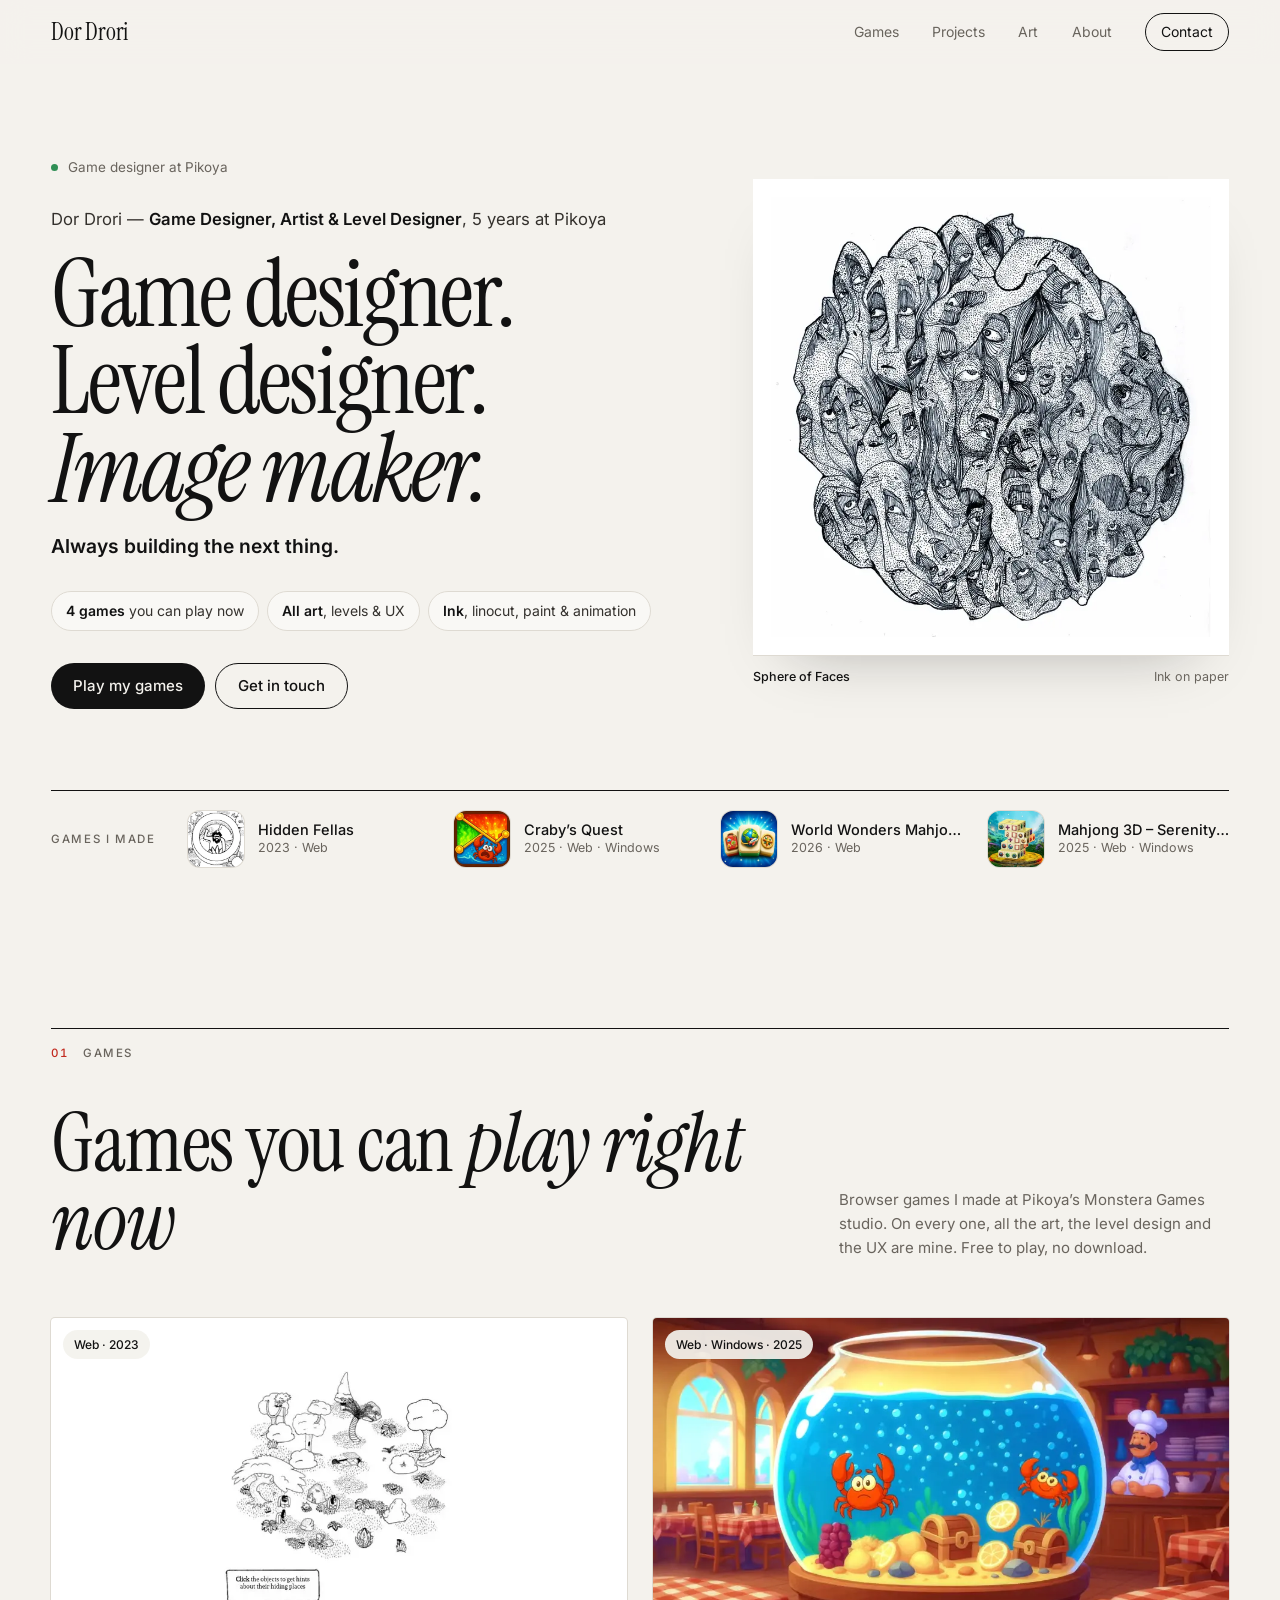
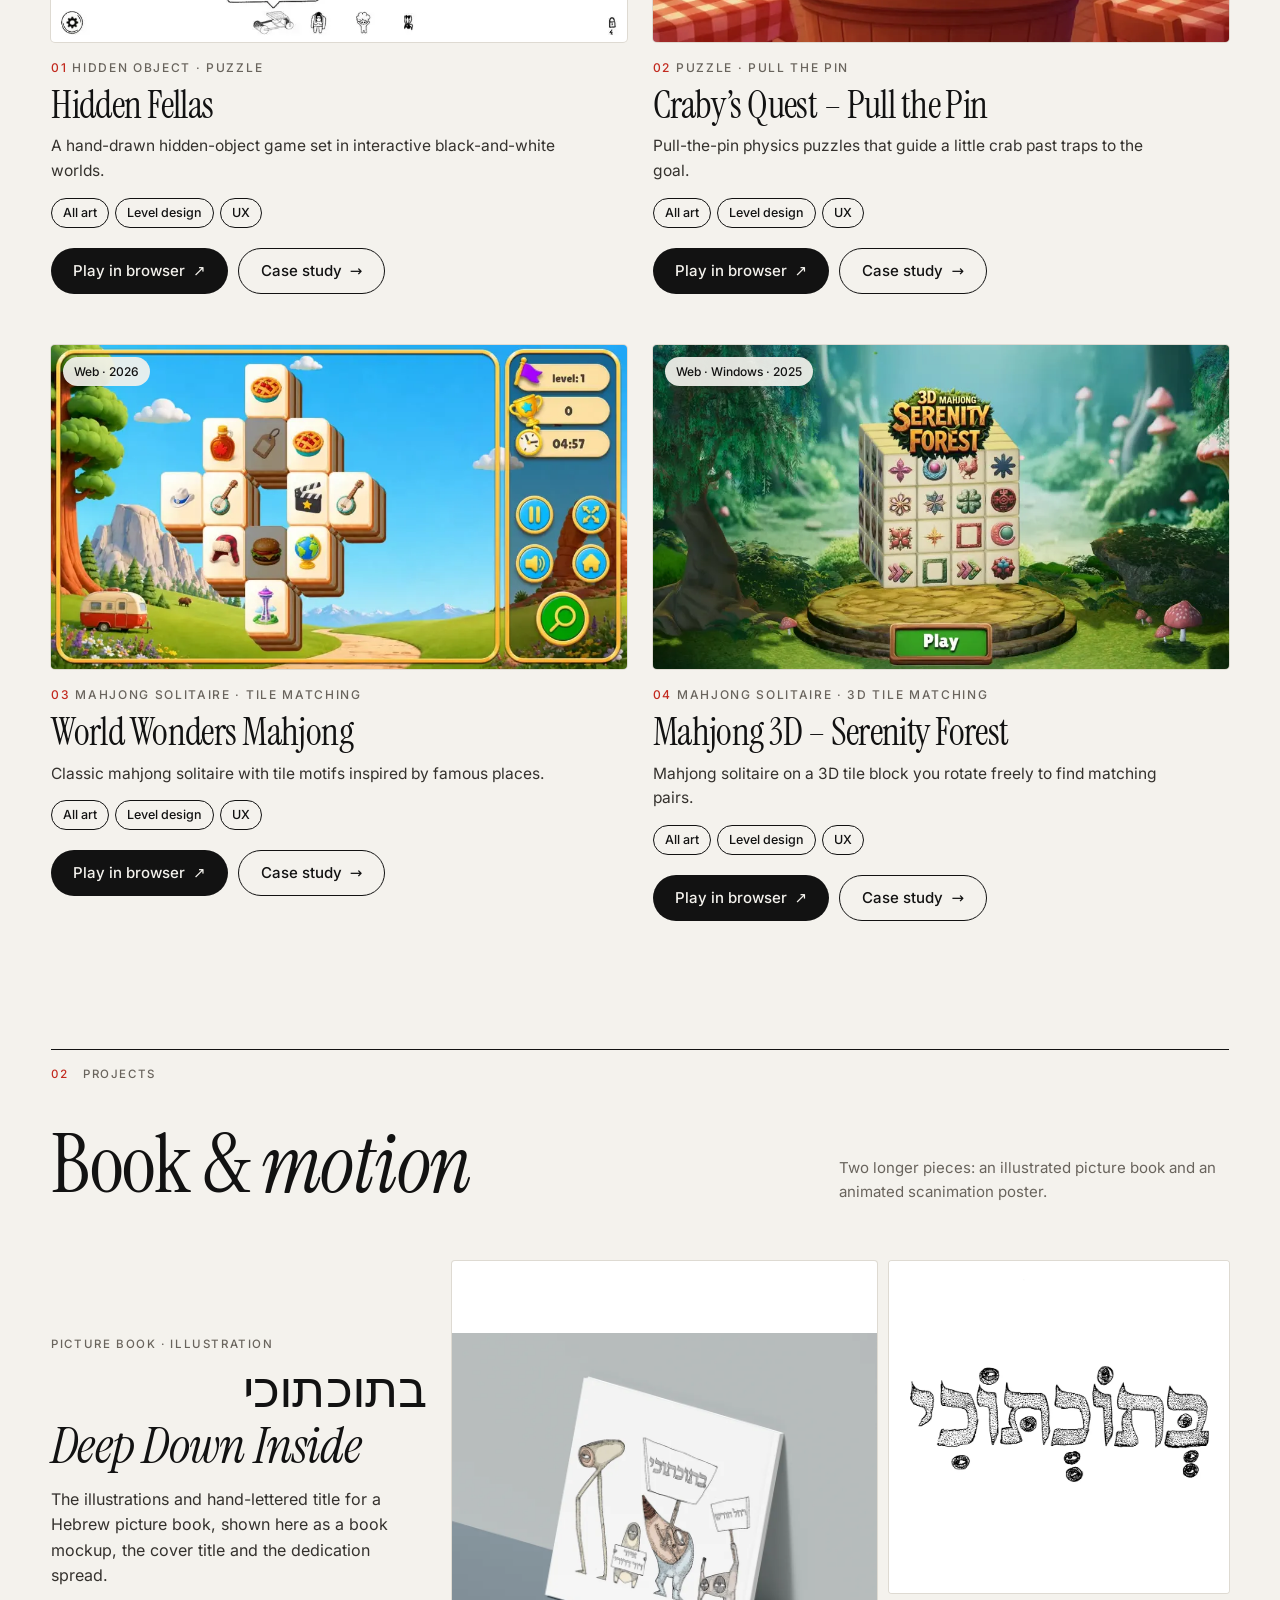
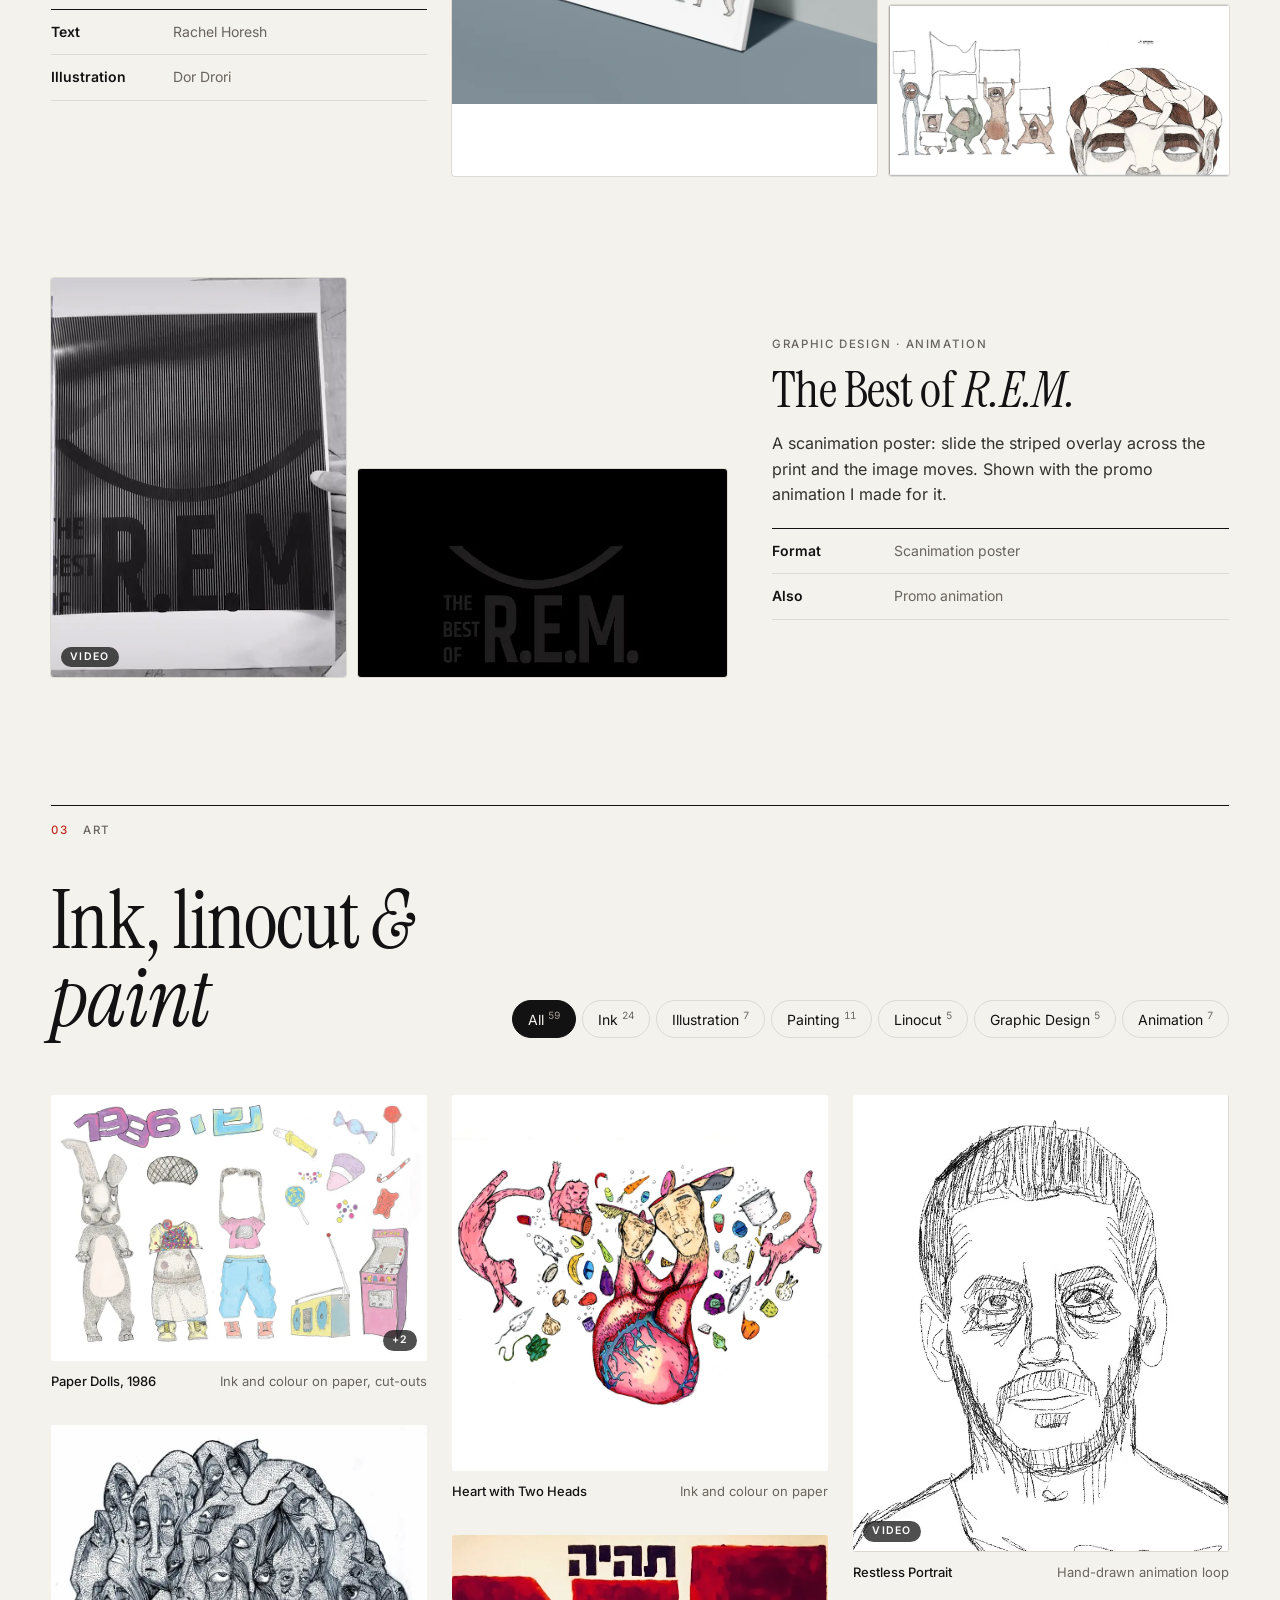
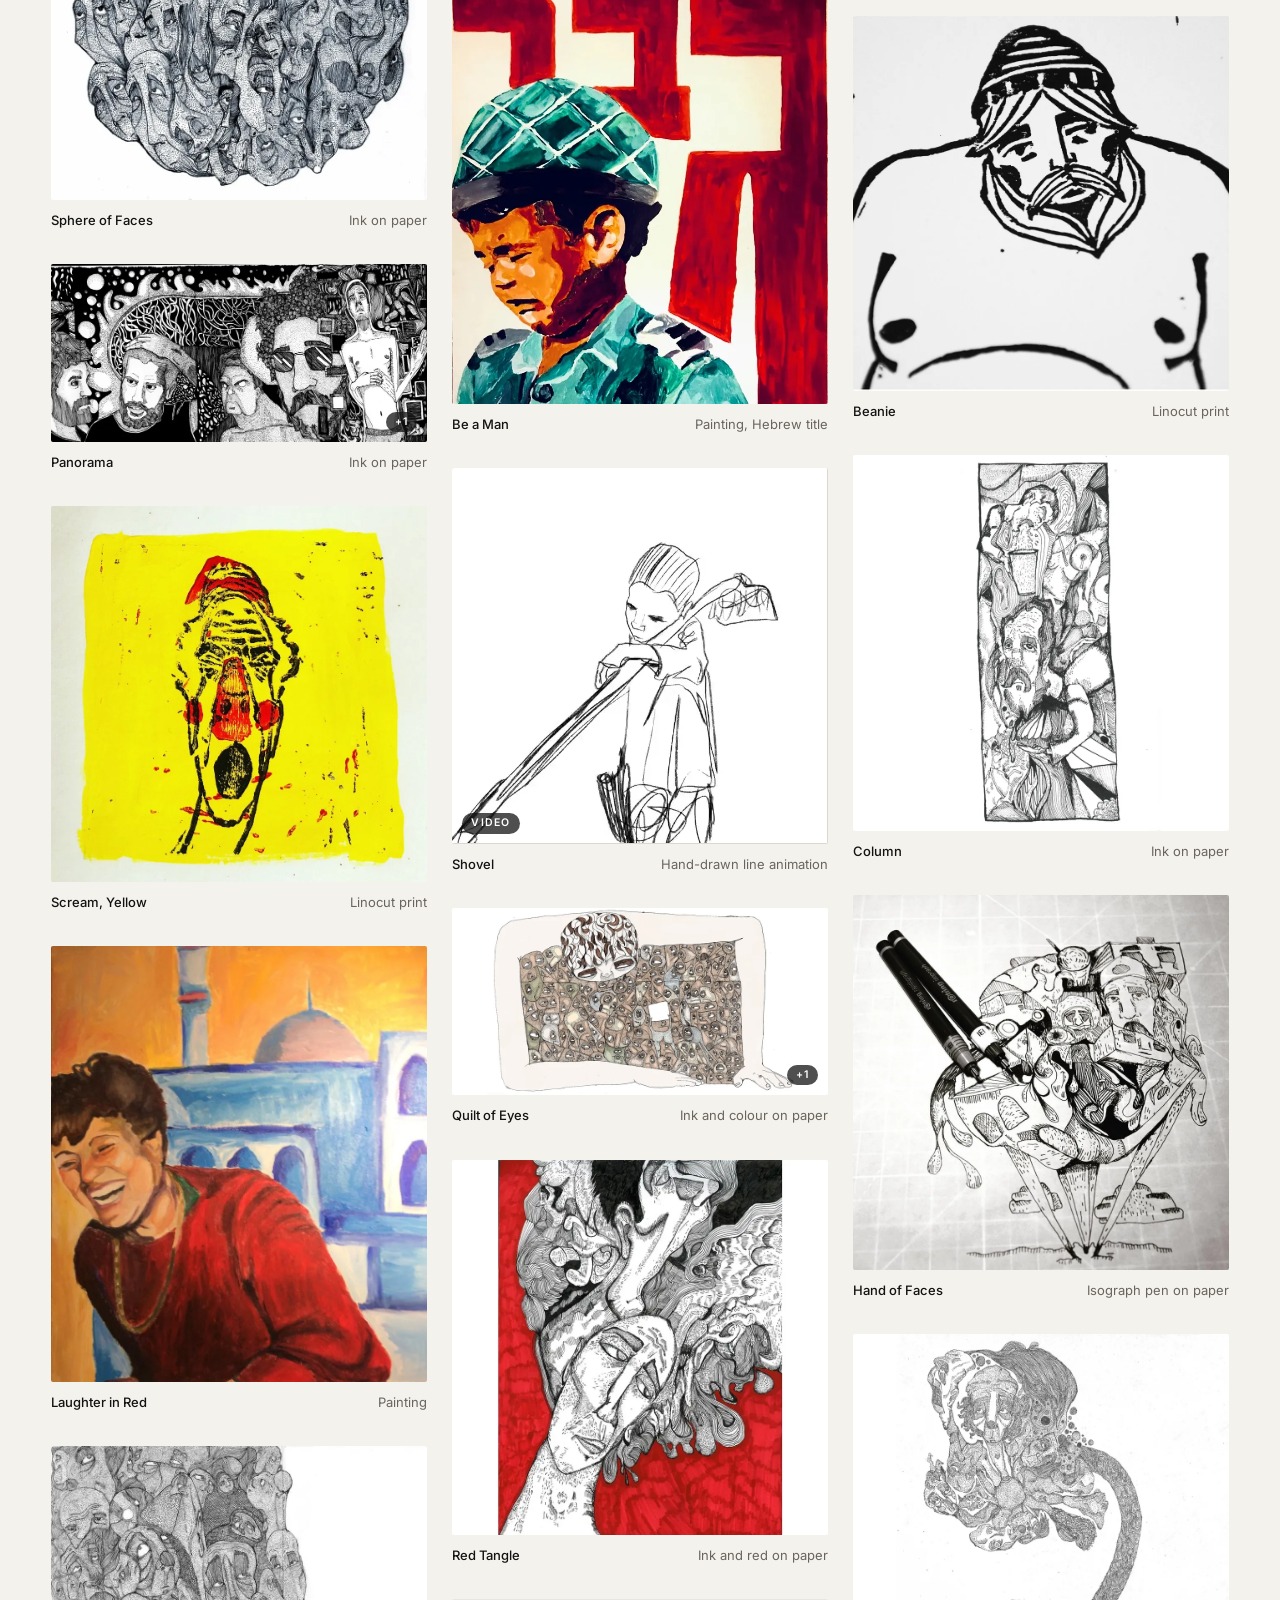
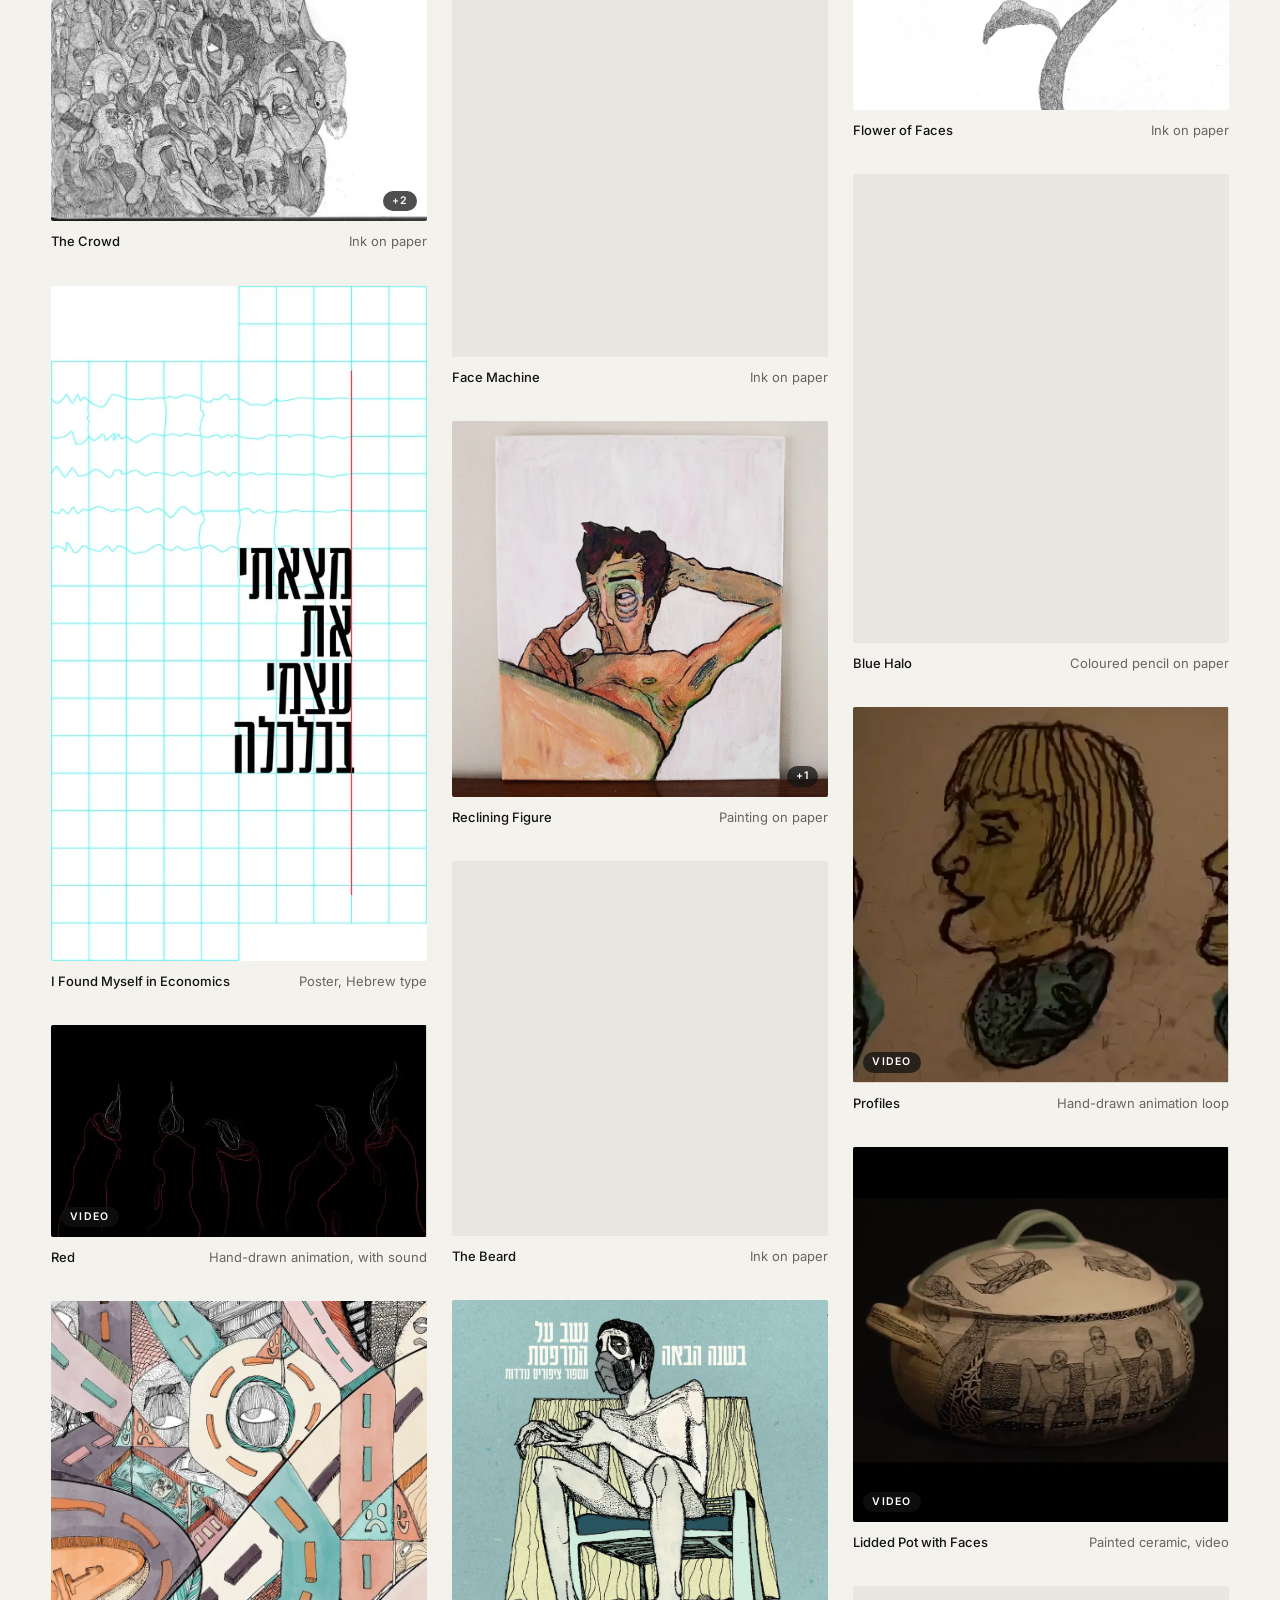
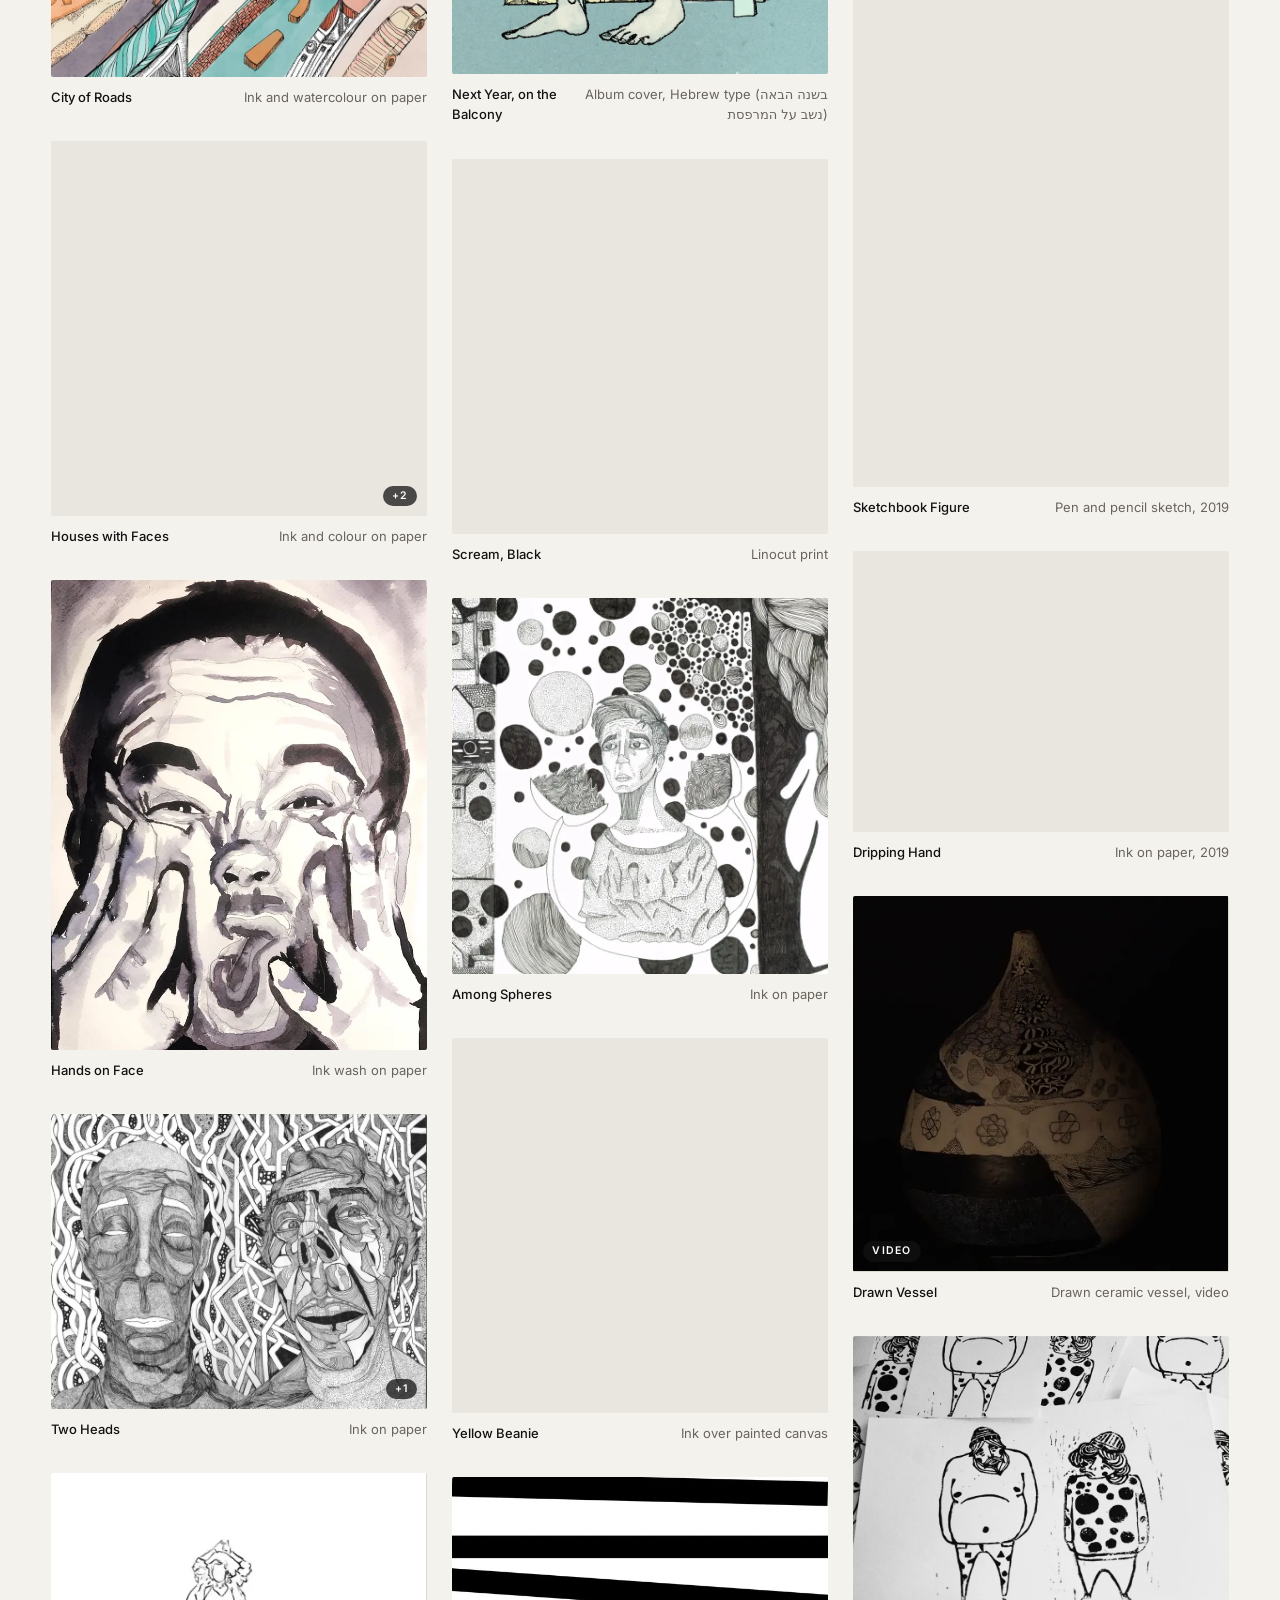
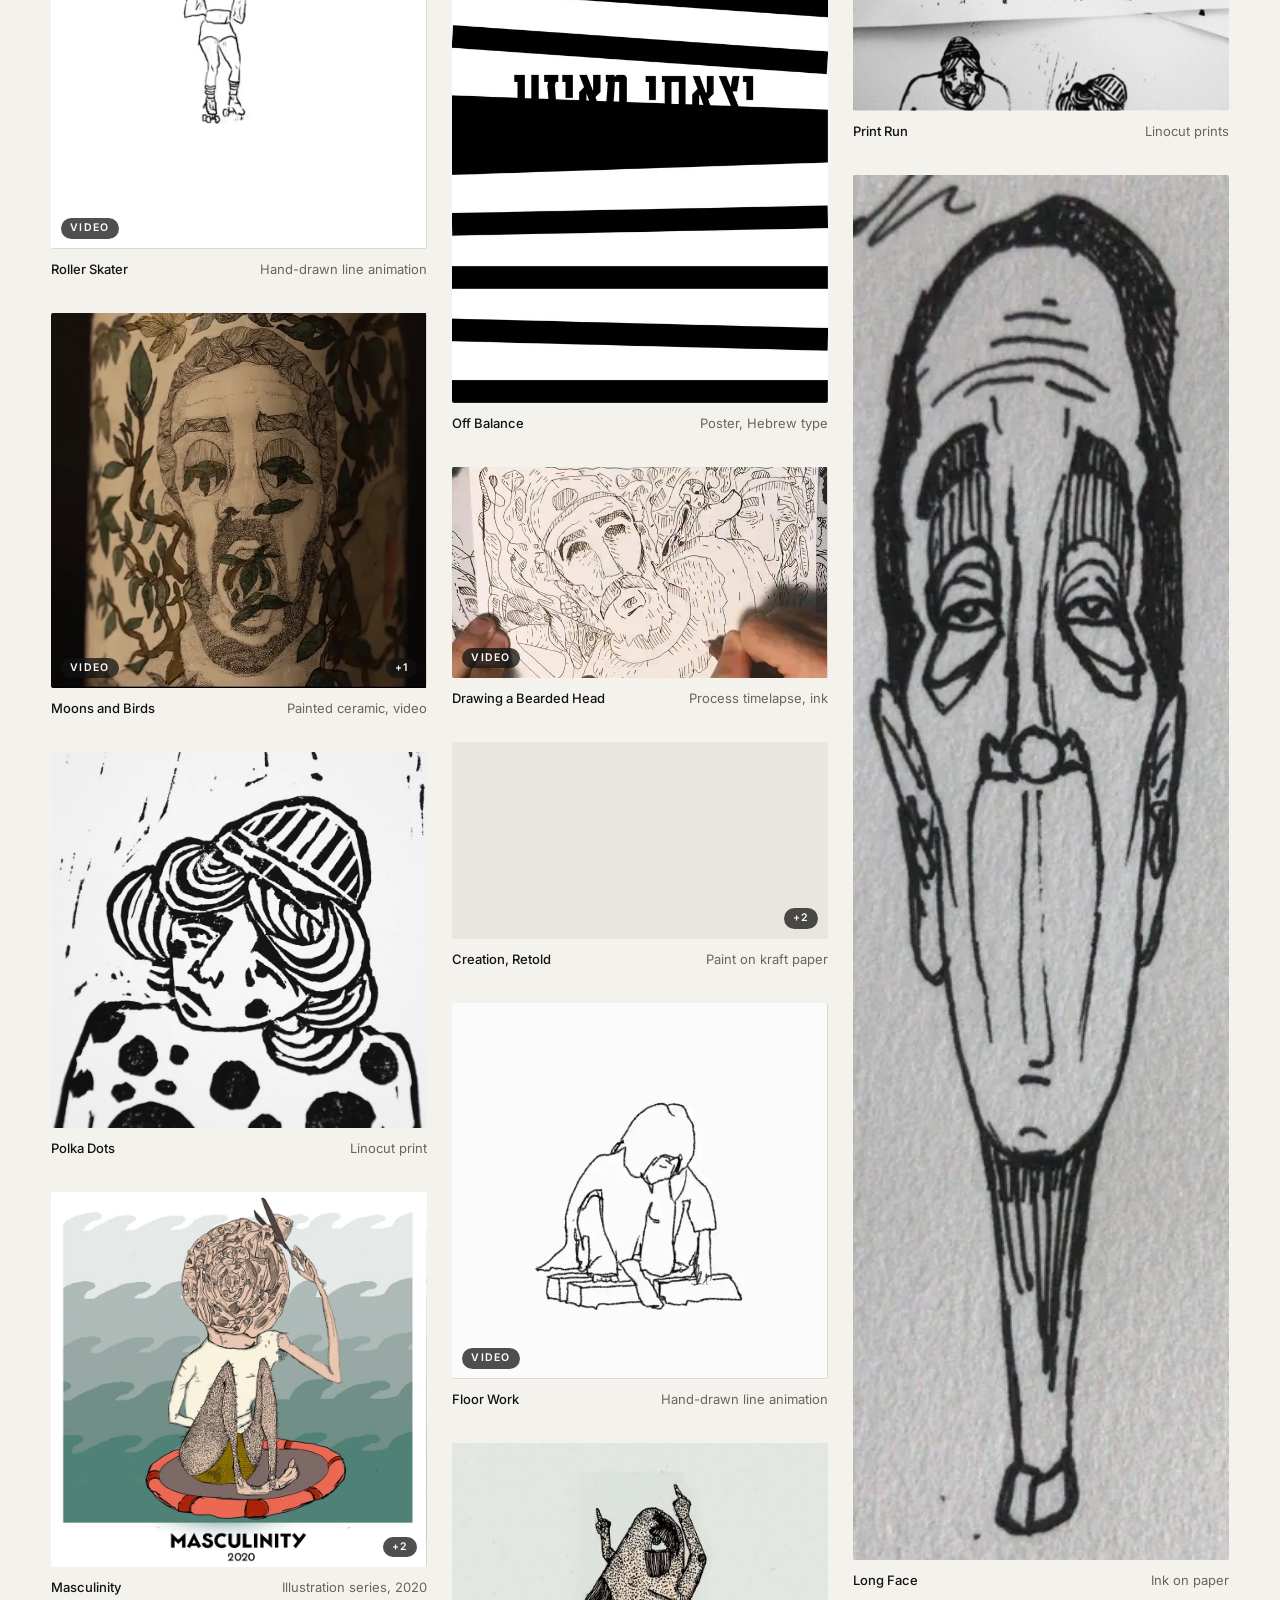
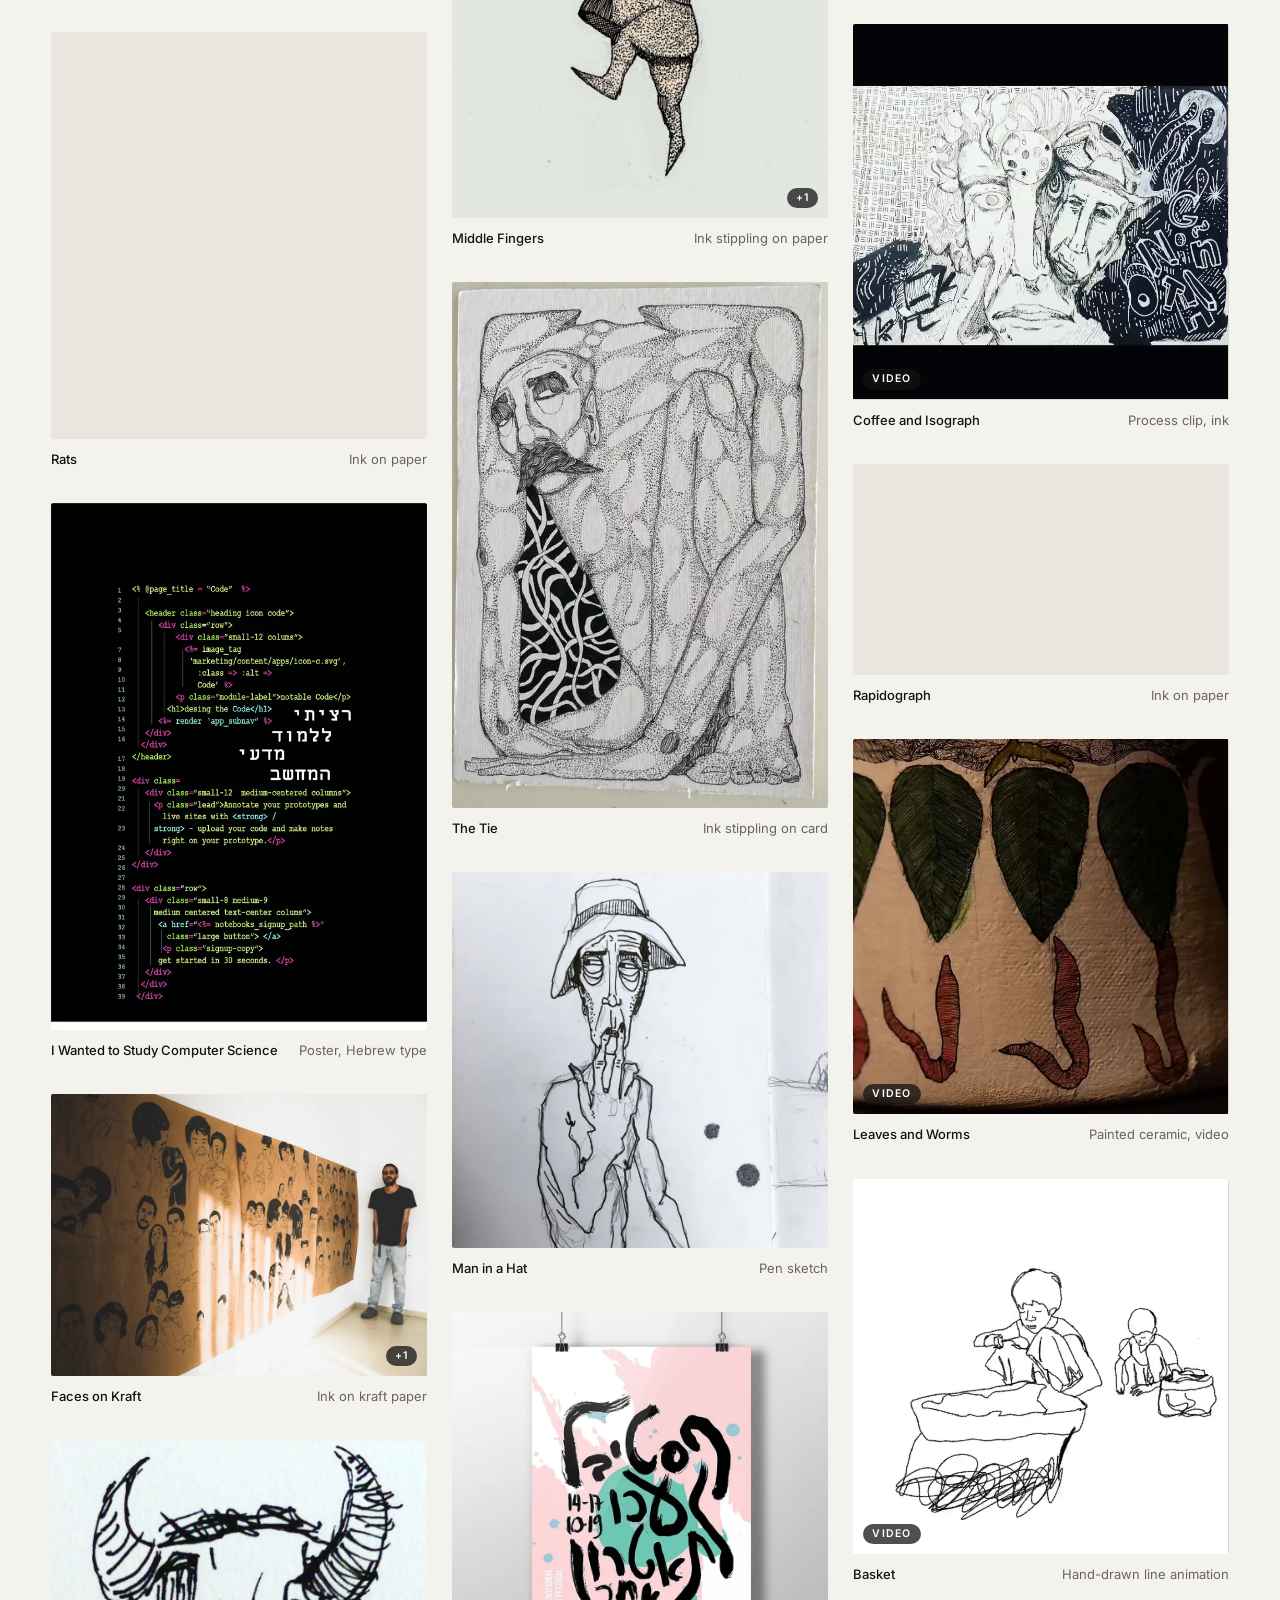
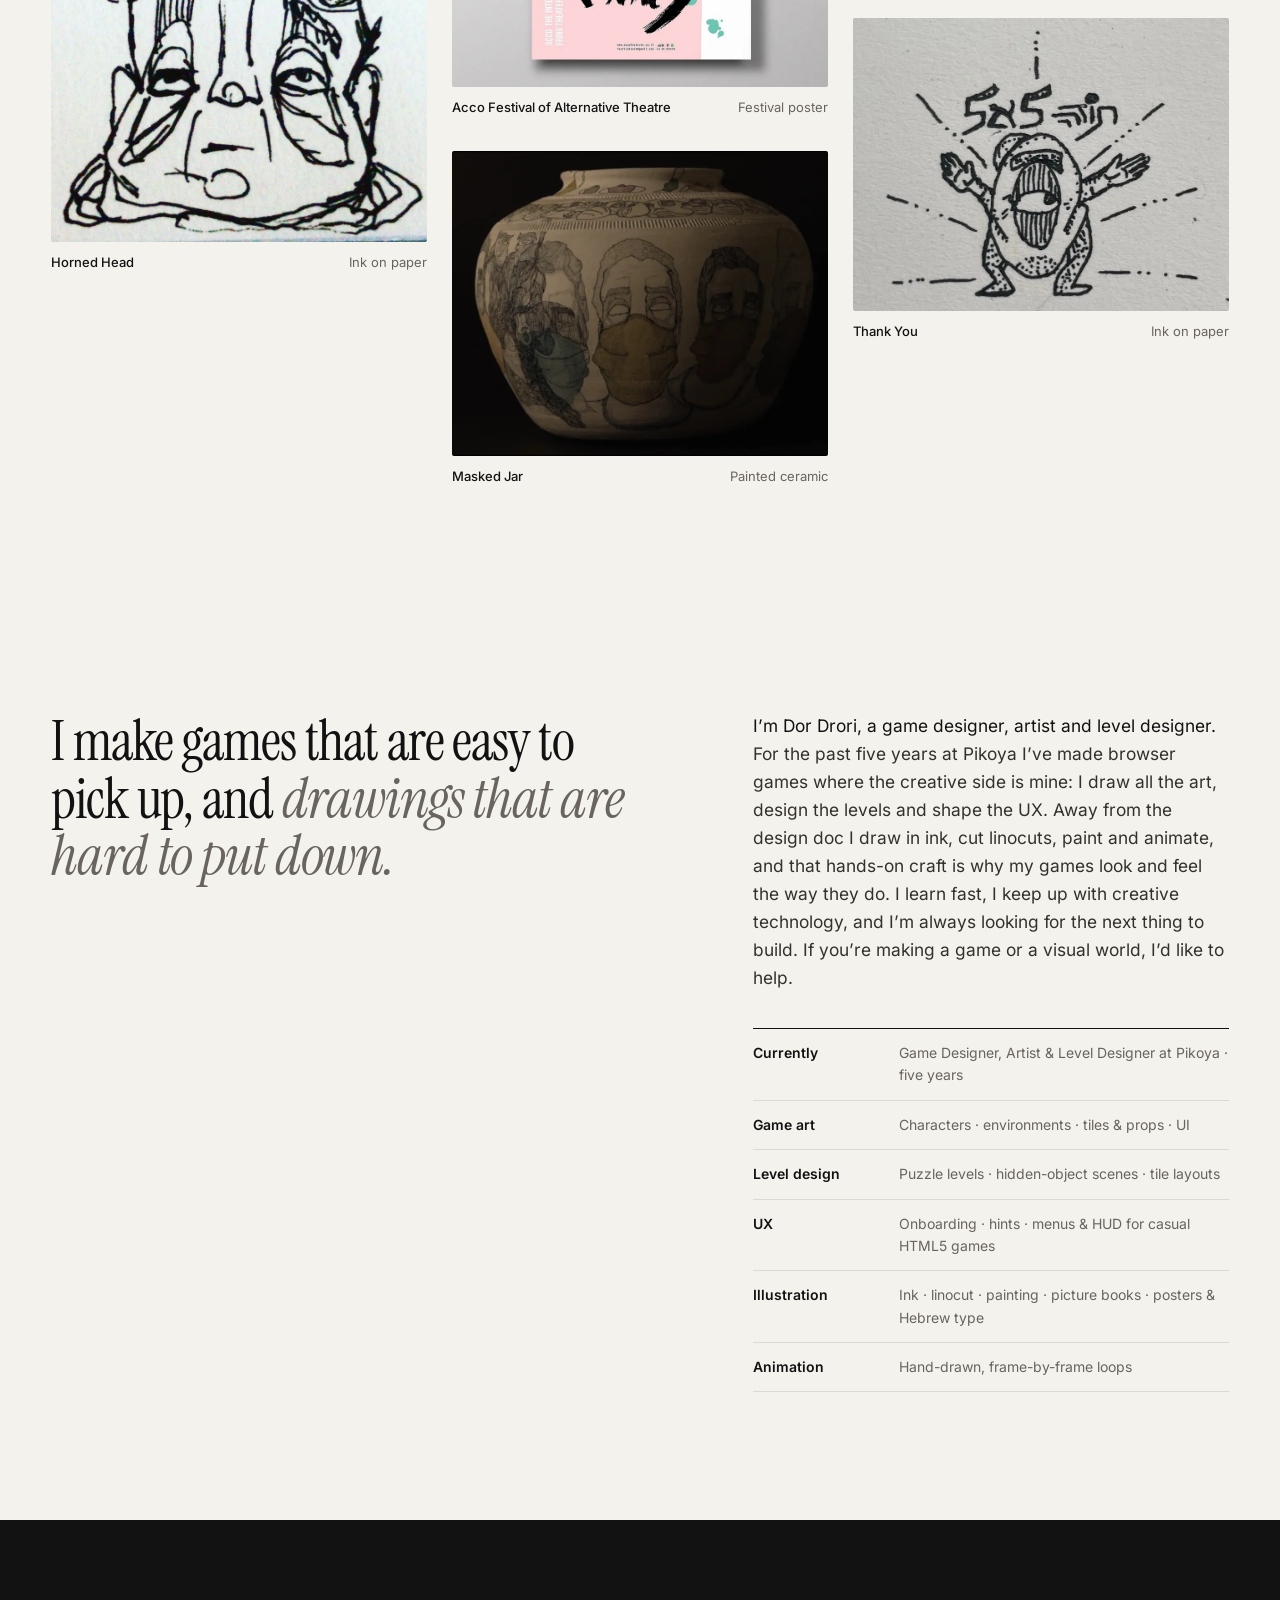
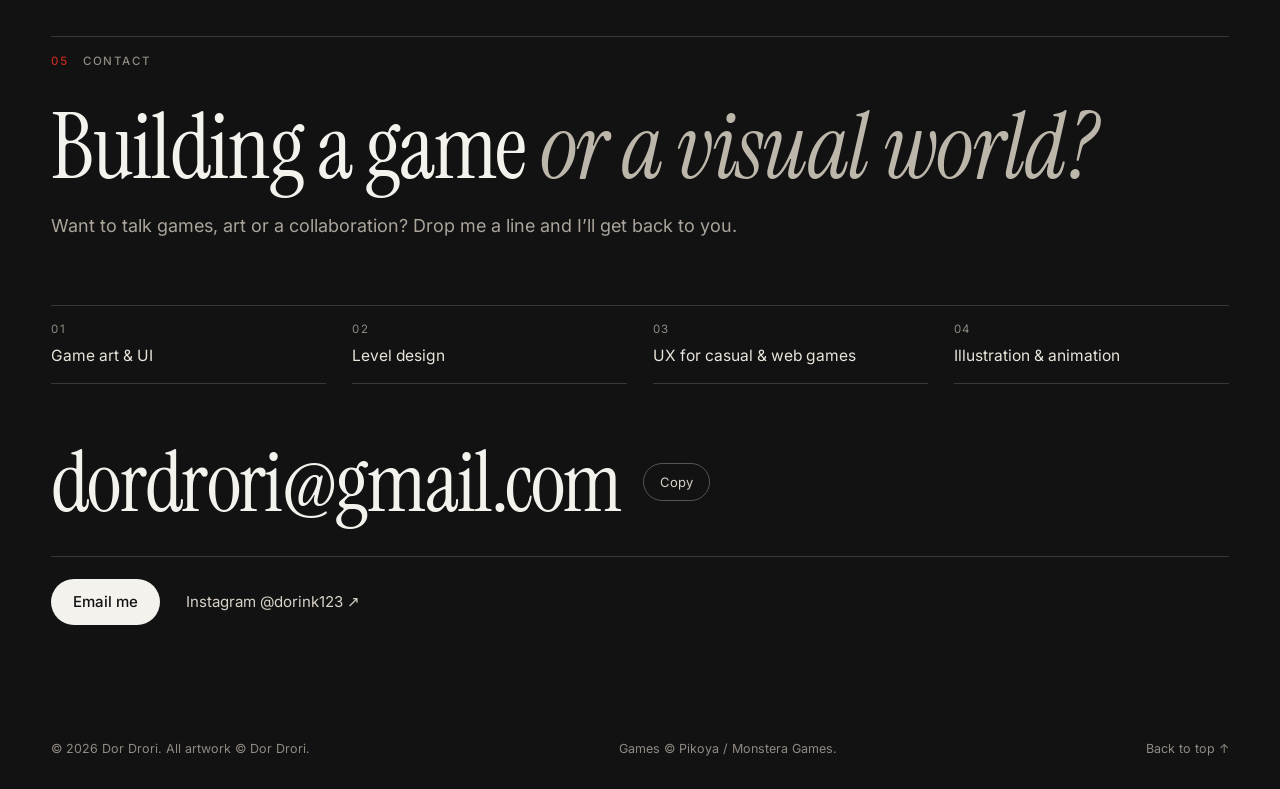
<file: index.html>
<!doctype html>
<html lang="en">
<head>
<meta charset="utf-8">
<meta name="viewport" content="width=device-width, initial-scale=1">
<title>Dor Drori — Game Designer, Artist &amp; Level Designer</title>
<meta name="description" content="Dor Drori: Game Designer, Artist &amp; Level Designer. Five years at Pikoya making browser games: all the art, the level design and the UX. Ink, linocut, painting and animation.">
<meta property="og:title" content="Dor Drori — Game Designer, Artist &amp; Level Designer">
<meta property="og:description" content="Dor Drori: Game Designer, Artist &amp; Level Designer. Five years at Pikoya making browser games: all the art, the level design and the UX. Ink, linocut, painting and animation.">
<meta property="og:image" content="https://dordrori-art.github.io/portfolio/media/sphere-l.jpg">
<meta property="og:type" content="website">
<meta property="og:url" content="https://dordrori-art.github.io/portfolio/">
<link rel="canonical" href="https://dordrori-art.github.io/portfolio/">
<meta name="twitter:card" content="summary_large_image">
<meta name="twitter:title" content="Dor Drori — Game Designer, Artist &amp; Level Designer">
<meta name="twitter:description" content="Dor Drori: Game Designer, Artist &amp; Level Designer. Five years at Pikoya making browser games: all the art, the level design and the UX. Ink, linocut, painting and animation.">
<meta name="twitter:image" content="https://dordrori-art.github.io/portfolio/media/sphere-l.jpg">
<meta name="theme-color" content="#f4f2ed">
<link rel="preload" href="fonts/serif.woff2" as="font" type="font/woff2" crossorigin>
<link rel="preload" href="fonts/inter.woff2" as="font" type="font/woff2" crossorigin>
<link rel="icon" href="favicon.svg" type="image/svg+xml">
<link rel="stylesheet" href="css/style.css">
<script>document.documentElement.classList.add('js')</script>
</head>
<body><a class="skip" href="#main">Skip to content</a>
<header class="nav" id="top">
  <a class="brand" href="#top" aria-label="Dor Drori, home">Dor Drori</a>
  <button class="nav-toggle" type="button" aria-expanded="false" aria-controls="navMenu" aria-label="Open menu"><span></span><span></span></button>
  <nav aria-label="Primary" id="navMenu">
    <a href="#games">Games</a><a href="#projects">Projects</a><a href="#art">Art</a><a href="#about">About</a><a href="#contact" class="nav-cta">Contact</a>
  </nav>
</header>
<main id="main">
<section class="hero" aria-labelledby="hero-title">
  <div class="hero-text">
    <p class="eyebrow"><span class="dot" aria-hidden="true"></span>Game designer at Pikoya</p>
    <p class="hero-role">Dor Drori — <strong>Game Designer, Artist &amp; Level Designer</strong>, 5 years at Pikoya</p>
    <h1 id="hero-title">Game designer.<br>Level designer.<br><em>Image maker.</em><span class="h1-tag">Always building the next thing.</span></h1>
    <ul class="proof" aria-label="At a glance">
      <li><strong>4 games</strong> you can play now</li><li><strong>All art</strong>, levels &amp; UX</li><li><strong>Ink</strong>, linocut, paint &amp; animation</li>
    </ul>
    <div class="hero-cta"><a class="btn btn-solid" href="#games">Play my games</a><a class="btn btn-line" href="#contact">Get in touch</a></div>
  </div>
  <figure class="hero-art">
    <button class="hero-btn" data-open="6" aria-label="Open Sphere of Faces, full size">
      <img src="media/sphere-t.webp" width="800" height="800" alt="Sphere of Faces, a dense ink drawing of interlocking faces, by Dor Drori" fetchpriority="high" decoding="async">
    </button>
    <figcaption><span>Sphere of Faces</span><span>Ink on paper</span></figcaption>
  </figure>
  <nav class="strip" aria-label="Games">
    <p class="label">Games I made</p>
    <ol><li><a href="games/hidden-fellas.html"><img src="media/games/hidden-fellas-thumb.webp" width="96" height="96" alt="" loading="lazy" decoding="async"><span class="s-txt"><span class="s-title">Hidden Fellas</span><span class="s-meta">2023 · Web</span></span></a></li><li><a href="games/crabys-quest.html"><img src="media/games/crabys-quest-thumb.webp" width="96" height="96" alt="" loading="lazy" decoding="async"><span class="s-txt"><span class="s-title">Craby’s Quest</span><span class="s-meta">2025 · Web · Windows</span></span></a></li><li><a href="games/world-wonders.html"><img src="media/games/world-wonders-thumb.webp" width="96" height="96" alt="" loading="lazy" decoding="async"><span class="s-txt"><span class="s-title">World Wonders Mahjong</span><span class="s-meta">2026 · Web</span></span></a></li><li><a href="games/serenity-forest.html"><img src="media/games/serenity-forest-thumb.webp" width="96" height="96" alt="" loading="lazy" decoding="async"><span class="s-txt"><span class="s-title">Mahjong 3D – Serenity Forest</span><span class="s-meta">2025 · Web · Windows</span></span></a></li></ol>
  </nav>
</section>

<section class="section" id="games" aria-labelledby="games-title">
  <header class="section-head" data-reveal>
    <p class="kicker"><span>01</span> Games</p>
    <h2 id="games-title">Games you can <em>play right now</em></h2>
    <p class="section-intro">Browser games I made at Pikoya’s Monstera Games studio. On every one, all the art, the level design and the UX are mine. Free to play, no download.</p>
  </header>
  <div class="gcards"><article class="gcard" data-reveal>
  <a class="gcard-media" href="games/hidden-fellas.html" aria-label="Hidden Fellas case study"><video class="vid gcard-vid" muted loop playsinline preload="none" poster="media/games/clips/hidden-fellas-poster.webp" data-src="media/games/clips/hidden-fellas.mp4" width="960" height="540" aria-label="Hidden Fellas gameplay"></video><span class="gcard-badge">Web · 2023</span></a>
  <div class="gcard-body">
    <p class="gcard-idx"><span>01</span> Hidden object · Puzzle</p>
    <h3 class="gcard-title"><a href="games/hidden-fellas.html">Hidden Fellas</a></h3>
    <p class="gcard-hook">A hand-drawn hidden-object game set in interactive black-and-white worlds.</p>
    <ul class="roles" aria-label="My role"><li>All art</li><li>Level design</li><li>UX</li></ul>
    <div class="gcard-actions"><a class="btn btn-solid" href="https://www.monsteraplay.com/play/hidden_fellas" target="_blank" rel="noopener">Play in browser <span aria-hidden="true">↗</span></a><a class="btn btn-line" href="games/hidden-fellas.html">Case study <span aria-hidden="true">→</span></a></div>
  </div>
</article><article class="gcard" data-reveal>
  <a class="gcard-media" href="games/crabys-quest.html" aria-label="Craby’s Quest – Pull the Pin case study"><video class="vid gcard-vid" muted loop playsinline preload="none" poster="media/games/clips/crabys-quest-poster.webp" data-src="media/games/clips/crabys-quest.mp4" width="960" height="540" aria-label="Craby’s Quest – Pull the Pin gameplay"></video><span class="gcard-badge">Web · Windows · 2025</span></a>
  <div class="gcard-body">
    <p class="gcard-idx"><span>02</span> Puzzle · Pull the pin</p>
    <h3 class="gcard-title"><a href="games/crabys-quest.html">Craby’s Quest – Pull the Pin</a></h3>
    <p class="gcard-hook">Pull-the-pin physics puzzles that guide a little crab past traps to the goal.</p>
    <ul class="roles" aria-label="My role"><li>All art</li><li>Level design</li><li>UX</li></ul>
    <div class="gcard-actions"><a class="btn btn-solid" href="https://www.monsteraplay.com/play/pull_the_pin_crabys_quest" target="_blank" rel="noopener">Play in browser <span aria-hidden="true">↗</span></a><a class="btn btn-line" href="games/crabys-quest.html">Case study <span aria-hidden="true">→</span></a></div>
  </div>
</article><article class="gcard" data-reveal>
  <a class="gcard-media" href="games/world-wonders.html" aria-label="World Wonders Mahjong case study"><video class="vid gcard-vid" muted loop playsinline preload="none" poster="media/games/clips/world-wonders-poster.webp" data-src="media/games/clips/world-wonders.mp4" width="960" height="540" aria-label="World Wonders Mahjong gameplay"></video><span class="gcard-badge">Web · 2026</span></a>
  <div class="gcard-body">
    <p class="gcard-idx"><span>03</span> Mahjong solitaire · Tile matching</p>
    <h3 class="gcard-title"><a href="games/world-wonders.html">World Wonders Mahjong</a></h3>
    <p class="gcard-hook">Classic mahjong solitaire with tile motifs inspired by famous places.</p>
    <ul class="roles" aria-label="My role"><li>All art</li><li>Level design</li><li>UX</li></ul>
    <div class="gcard-actions"><a class="btn btn-solid" href="https://www.monsteraplay.com/play/world_mahjong" target="_blank" rel="noopener">Play in browser <span aria-hidden="true">↗</span></a><a class="btn btn-line" href="games/world-wonders.html">Case study <span aria-hidden="true">→</span></a></div>
  </div>
</article><article class="gcard" data-reveal>
  <a class="gcard-media" href="games/serenity-forest.html" aria-label="Mahjong 3D – Serenity Forest case study"><video class="vid gcard-vid" muted loop playsinline preload="none" poster="media/games/clips/serenity-forest-poster.webp" data-src="media/games/clips/serenity-forest.mp4" width="960" height="540" aria-label="Mahjong 3D – Serenity Forest gameplay"></video><span class="gcard-badge">Web · Windows · 2025</span></a>
  <div class="gcard-body">
    <p class="gcard-idx"><span>04</span> Mahjong solitaire · 3D tile matching</p>
    <h3 class="gcard-title"><a href="games/serenity-forest.html">Mahjong 3D – Serenity Forest</a></h3>
    <p class="gcard-hook">Mahjong solitaire on a 3D tile block you rotate freely to find matching pairs.</p>
    <ul class="roles" aria-label="My role"><li>All art</li><li>Level design</li><li>UX</li></ul>
    <div class="gcard-actions"><a class="btn btn-solid" href="https://www.monsteraplay.com/play/mahjong_3d_serenity_forest" target="_blank" rel="noopener">Play in browser <span aria-hidden="true">↗</span></a><a class="btn btn-line" href="games/serenity-forest.html">Case study <span aria-hidden="true">→</span></a></div>
  </div>
</article></div>
</section>

<section class="section" id="projects" aria-labelledby="projects-title">
  <header class="section-head" data-reveal>
    <p class="kicker"><span>02</span> Projects</p>
    <h2 id="projects-title">Book &amp; <em>motion</em></h2>
    <p class="section-intro">Two longer pieces: an illustrated picture book and an animated scanimation poster.</p>
  </header>
  <article class="proj proj-book" aria-labelledby="t-book">
    <div class="proj-text" data-reveal>
      <p class="label">Picture book · Illustration</p>
      <h3 class="proj-title" id="t-book"><span lang="he" dir="rtl">בתוכתוכי</span> <em>Deep Down Inside</em></h3>
      <p class="proj-desc">The illustrations and hand-lettered title for a Hebrew picture book, shown here as a book mockup, the cover title and the dedication spread.</p>
      <dl class="proj-meta"><div><dt>Text</dt><dd>Rachel Horesh</dd></div><div><dt>Illustration</dt><dd>Dor Drori</dd></div></dl>
    </div>
    <div class="proj-media book-media" data-reveal>
      <button class="proj-img b-cover" data-open="0" aria-label="Open image 1 of the book"><img src="media/deep-inside-cover-t.webp" srcset="media/deep-inside-cover-t.webp 900w, media/deep-inside-cover-l.webp 2000w" sizes="(min-width:960px) 34vw, 100vw" width="2000" height="1751" loading="lazy" decoding="async" alt="Mockup of the picture book בתוכתוכי (Deep Down Inside), illustrated by Dor Drori"></button><button class="proj-img b-mock" data-open="1" aria-label="Open image 2 of the book"><img src="media/deep-inside-t.webp" srcset="media/deep-inside-t.webp 900w, media/deep-inside-l.webp 1688w" sizes="(min-width:960px) 24vw, 50vw" width="1688" height="1648" loading="lazy" decoding="async" alt="Hand-lettered cover title of בתוכתוכי, illustrated by Dor Drori"></button><button class="proj-img b-ded" data-open="2" aria-label="Open image 3 of the book"><img src="media/dedicated-t.webp" srcset="media/dedicated-t.webp 900w, media/dedicated-l.webp 1600w" sizes="(min-width:960px) 24vw, 50vw" width="1600" height="805" loading="lazy" decoding="async" alt="Dedication spread of בתוכתוכי, illustrated by Dor Drori"></button>
    </div>
  </article>
  <article class="proj proj-rem" aria-labelledby="t-rem">
    <div class="proj-media rem-media" data-reveal>
      <button class="proj-img rem-main" data-open="41" aria-label="Open The Best of R.E.M. video"><video class="vid" muted loop playsinline preload="none" poster="media/rem-poster.webp" data-src="media/rem.mp4" width="540" height="730" aria-label="The Best of R.E.M. scanimation poster in motion"></video><span class="tile-badge tile-loop" aria-hidden="true">Video</span></button>
      <button class="proj-img rem-promo" data-open="42" aria-label="Open the R.E.M. promo animation"><video class="vid" muted loop playsinline preload="none" poster="media/rem-d1-poster.webp" data-src="media/rem-d1.mp4" width="720" height="406" aria-label="Promo animation for The Best of R.E.M."></video></button>
    </div>
    <div class="proj-text" data-reveal>
      <p class="label">Graphic design · Animation</p>
      <h3 class="proj-title" id="t-rem">The Best of <em>R.E.M.</em></h3>
      <p class="proj-desc">A scanimation poster: slide the striped overlay across the print and the image moves. Shown with the promo animation I made for it.</p>
      <dl class="proj-meta"><div><dt>Format</dt><dd>Scanimation poster</dd></div><div><dt>Also</dt><dd>Promo animation</dd></div></dl>
    </div>
  </article>
</section>

<section class="section" id="art" aria-labelledby="art-title">
  <header class="section-head" data-reveal>
    <p class="kicker"><span>03</span> Art</p>
    <h2 id="art-title">Ink, linocut <em>&amp; paint</em></h2>
    <div class="filters" role="toolbar" aria-label="Filter artwork"><button class="filter is-active" data-filter="all" aria-pressed="true">All<sup>59</sup></button><button class="filter" data-filter="ink" aria-pressed="false">Ink<sup>24</sup></button><button class="filter" data-filter="illustration" aria-pressed="false">Illustration<sup>7</sup></button><button class="filter" data-filter="painting" aria-pressed="false">Painting<sup>11</sup></button><button class="filter" data-filter="prints" aria-pressed="false">Linocut<sup>5</sup></button><button class="filter" data-filter="design" aria-pressed="false">Graphic Design<sup>5</sup></button><button class="filter" data-filter="animation" aria-pressed="false">Animation<sup>7</sup></button></div>
  </header>
  <div class="grid" id="grid"><figure class="tile" data-cat="illustration" data-reveal><button class="tile-btn" data-open="3" aria-label="Open Paper Dolls, 1986"><img class="tile-media" src="media/paper-dolls-t.webp" width="900" height="636" loading="lazy" decoding="async" alt="Paper Dolls, 1986, ink and colour on paper, cut-outs, by Dor Drori"><span class="tile-badge">+2</span></button><figcaption><span class="t-title">Paper Dolls, 1986</span><span class="t-meta">Ink and colour on paper, cut-outs</span></figcaption></figure><figure class="tile" data-cat="ink" data-reveal><button class="tile-btn" data-open="6" aria-label="Open Sphere of Faces"><img class="tile-media" src="media/sphere-t.webp" width="800" height="800" loading="lazy" decoding="async" alt="Sphere of Faces, ink on paper, by Dor Drori"></button><figcaption><span class="t-title">Sphere of Faces</span><span class="t-meta">Ink on paper</span></figcaption></figure><figure class="tile" data-cat="ink" data-reveal><button class="tile-btn" data-open="7" aria-label="Open Panorama"><img class="tile-media" src="media/panorama-t.webp" width="900" height="427" loading="lazy" decoding="async" alt="Panorama, ink on paper, by Dor Drori"><span class="tile-badge">+1</span></button><figcaption><span class="t-title">Panorama</span><span class="t-meta">Ink on paper</span></figcaption></figure><figure class="tile" data-cat="prints" data-reveal><button class="tile-btn" data-open="9" aria-label="Open Scream, Yellow"><img class="tile-media" src="media/scream-yellow-t.webp" width="900" height="900" loading="lazy" decoding="async" alt="Scream, Yellow, linocut print, by Dor Drori"></button><figcaption><span class="t-title">Scream, Yellow</span><span class="t-meta">Linocut print</span></figcaption></figure><figure class="tile" data-cat="painting" data-reveal><button class="tile-btn" data-open="10" aria-label="Open Laughter in Red"><img class="tile-media" src="media/laughing-t.webp" width="775" height="900" loading="lazy" decoding="async" alt="Laughter in Red, painting, by Dor Drori"></button><figcaption><span class="t-title">Laughter in Red</span><span class="t-meta">Painting</span></figcaption></figure><figure class="tile" data-cat="ink" data-reveal><button class="tile-btn" data-open="11" aria-label="Open The Crowd"><img class="tile-media" src="media/crowd-t.webp" width="800" height="800" loading="lazy" decoding="async" alt="The Crowd, ink on paper, by Dor Drori"><span class="tile-badge">+2</span></button><figcaption><span class="t-title">The Crowd</span><span class="t-meta">Ink on paper</span></figcaption></figure><figure class="tile" data-cat="design" data-reveal><button class="tile-btn" data-open="14" aria-label="Open I Found Myself in Economics"><img class="tile-media" src="media/economics-t.webp" width="500" height="900" loading="lazy" decoding="async" alt="I Found Myself in Economics, typographic poster: the Hebrew words מצאתי את עצמי בכלכלה in heavy black letters on a graph-paper grid with wavering lines, by Dor Drori"></button><figcaption><span class="t-title">I Found Myself in Economics</span><span class="t-meta">Poster, Hebrew type</span></figcaption></figure><figure class="tile" data-cat="animation" data-reveal><button class="tile-btn" data-open="15" aria-label="Open Red"><video class="tile-media vid" muted loop playsinline preload="none" poster="media/loop-red-poster.webp" data-src="media/loop-red.mp4" width="720" height="406" aria-label="Red, animation by Dor Drori"></video><span class="tile-badge tile-loop" aria-hidden="true">Video</span></button><figcaption><span class="t-title">Red</span><span class="t-meta">Hand-drawn animation, with sound</span></figcaption></figure><figure class="tile" data-cat="illustration" data-reveal><button class="tile-btn" data-open="16" aria-label="Open City of Roads"><img class="tile-media" src="media/city-roads-t.webp" width="800" height="800" loading="lazy" decoding="async" alt="City of Roads, ink and watercolour on paper, by Dor Drori"></button><figcaption><span class="t-title">City of Roads</span><span class="t-meta">Ink and watercolour on paper</span></figcaption></figure><figure class="tile" data-cat="illustration" data-reveal><button class="tile-btn" data-open="17" aria-label="Open Houses with Faces"><img class="tile-media" src="media/houses-t.webp" width="900" height="900" loading="lazy" decoding="async" alt="Houses with Faces, ink and colour on paper, by Dor Drori"><span class="tile-badge">+2</span></button><figcaption><span class="t-title">Houses with Faces</span><span class="t-meta">Ink and colour on paper</span></figcaption></figure><figure class="tile" data-cat="painting" data-reveal><button class="tile-btn" data-open="20" aria-label="Open Hands on Face"><img class="tile-media" src="media/hands-t.webp" width="720" height="900" loading="lazy" decoding="async" alt="Hands on Face, ink wash on paper, by Dor Drori"></button><figcaption><span class="t-title">Hands on Face</span><span class="t-meta">Ink wash on paper</span></figcaption></figure><figure class="tile" data-cat="ink" data-reveal><button class="tile-btn" data-open="21" aria-label="Open Two Heads"><img class="tile-media" src="media/two-heads-t.webp" width="800" height="630" loading="lazy" decoding="async" alt="Two Heads, ink on paper, by Dor Drori"><span class="tile-badge">+1</span></button><figcaption><span class="t-title">Two Heads</span><span class="t-meta">Ink on paper</span></figcaption></figure><figure class="tile" data-cat="animation" data-reveal><button class="tile-btn" data-open="23" aria-label="Open Roller Skater"><video class="tile-media vid" muted loop playsinline preload="none" poster="media/loop-skater-poster.webp" data-src="media/loop-skater.mp4" width="720" height="720" aria-label="Roller Skater, animation by Dor Drori"></video><span class="tile-badge tile-loop" aria-hidden="true">Video</span></button><figcaption><span class="t-title">Roller Skater</span><span class="t-meta">Hand-drawn line animation</span></figcaption></figure><figure class="tile" data-cat="painting" data-reveal><button class="tile-btn" data-open="24" aria-label="Open Moons and Birds"><video class="tile-media vid" muted loop playsinline preload="none" poster="media/pot-moons-poster.webp" data-src="media/pot-moons.mp4" width="720" height="720" aria-label="Moons and Birds, animation by Dor Drori"></video><span class="tile-badge tile-loop" aria-hidden="true">Video</span><span class="tile-badge">+1</span></button><figcaption><span class="t-title">Moons and Birds</span><span class="t-meta">Painted ceramic, video</span></figcaption></figure><figure class="tile" data-cat="prints" data-reveal><button class="tile-btn" data-open="26" aria-label="Open Polka Dots"><img class="tile-media" src="media/polka-t.webp" width="900" height="900" loading="lazy" decoding="async" alt="Polka Dots, linocut print, by Dor Drori"></button><figcaption><span class="t-title">Polka Dots</span><span class="t-meta">Linocut print</span></figcaption></figure><figure class="tile" data-cat="illustration" data-reveal><button class="tile-btn" data-open="27" aria-label="Open Masculinity"><img class="tile-media" src="media/masculinity-t.webp" width="900" height="900" loading="lazy" decoding="async" alt="Masculinity, illustration series, 2020, by Dor Drori"><span class="tile-badge">+2</span></button><figcaption><span class="t-title">Masculinity</span><span class="t-meta">Illustration series, 2020</span></figcaption></figure><figure class="tile" data-cat="ink" data-reveal><button class="tile-btn" data-open="30" aria-label="Open Rats"><img class="tile-media" src="media/rats-t.webp" width="829" height="900" loading="lazy" decoding="async" alt="Rats, ink on paper, by Dor Drori"></button><figcaption><span class="t-title">Rats</span><span class="t-meta">Ink on paper</span></figcaption></figure><figure class="tile" data-cat="design" data-reveal><button class="tile-btn" data-open="31" aria-label="Open I Wanted to Study Computer Science"><img class="tile-media" src="media/code-t.webp" width="641" height="900" loading="lazy" decoding="async" alt="I Wanted to Study Computer Science, typographic poster: the Hebrew words רציתי ללמוד מדעי המחשב set among lines of colour-coded HTML on a black background, by Dor Drori"></button><figcaption><span class="t-title">I Wanted to Study Computer Science</span><span class="t-meta">Poster, Hebrew type</span></figcaption></figure><figure class="tile" data-cat="ink" data-reveal><button class="tile-btn" data-open="32" aria-label="Open Faces on Kraft"><img class="tile-media" src="media/kraft-t.webp" width="900" height="676" loading="lazy" decoding="async" alt="Faces on Kraft, ink on kraft paper, by Dor Drori"><span class="tile-badge">+1</span></button><figcaption><span class="t-title">Faces on Kraft</span><span class="t-meta">Ink on kraft paper</span></figcaption></figure><figure class="tile" data-cat="ink" data-reveal><button class="tile-btn" data-open="34" aria-label="Open Horned Head"><img class="tile-media" src="media/horned-t.webp" width="842" height="900" loading="lazy" decoding="async" alt="Horned Head, ink on paper, by Dor Drori"></button><figcaption><span class="t-title">Horned Head</span><span class="t-meta">Ink on paper</span></figcaption></figure><figure class="tile" data-cat="illustration" data-reveal><button class="tile-btn" data-open="35" aria-label="Open Heart with Two Heads"><img class="tile-media" src="media/heart-t.webp" width="900" height="900" loading="lazy" decoding="async" alt="Heart with Two Heads, ink and colour on paper, by Dor Drori"></button><figcaption><span class="t-title">Heart with Two Heads</span><span class="t-meta">Ink and colour on paper</span></figcaption></figure><figure class="tile" data-cat="painting" data-reveal><button class="tile-btn" data-open="36" aria-label="Open Be a Man"><img class="tile-media" src="media/be-a-man-t.webp" width="720" height="900" loading="lazy" decoding="async" alt="Be a Man, painting, hebrew title, by Dor Drori"></button><figcaption><span class="t-title">Be a Man</span><span class="t-meta">Painting, Hebrew title</span></figcaption></figure><figure class="tile" data-cat="animation" data-reveal><button class="tile-btn" data-open="37" aria-label="Open Shovel"><video class="tile-media vid" muted loop playsinline preload="none" poster="media/loop-shovel-poster.webp" data-src="media/loop-shovel.mp4" width="640" height="640" aria-label="Shovel, animation by Dor Drori"></video><span class="tile-badge tile-loop" aria-hidden="true">Video</span></button><figcaption><span class="t-title">Shovel</span><span class="t-meta">Hand-drawn line animation</span></figcaption></figure><figure class="tile" data-cat="illustration" data-reveal><button class="tile-btn" data-open="38" aria-label="Open Quilt of Eyes"><img class="tile-media" src="media/quilt-t.webp" width="900" height="450" loading="lazy" decoding="async" alt="Quilt of Eyes, ink and colour on paper, by Dor Drori"><span class="tile-badge">+1</span></button><figcaption><span class="t-title">Quilt of Eyes</span><span class="t-meta">Ink and colour on paper</span></figcaption></figure><figure class="tile" data-cat="ink" data-reveal><button class="tile-btn" data-open="40" aria-label="Open Red Tangle"><img class="tile-media" src="media/red-t.webp" width="800" height="800" loading="lazy" decoding="async" alt="Red Tangle, ink and red on paper, by Dor Drori"></button><figcaption><span class="t-title">Red Tangle</span><span class="t-meta">Ink and red on paper</span></figcaption></figure><figure class="tile" data-cat="ink" data-reveal><button class="tile-btn" data-open="43" aria-label="Open Face Machine"><img class="tile-media" src="media/face-machine-t.webp" width="800" height="763" loading="lazy" decoding="async" alt="Face Machine, ink on paper, by Dor Drori"></button><figcaption><span class="t-title">Face Machine</span><span class="t-meta">Ink on paper</span></figcaption></figure><figure class="tile" data-cat="painting" data-reveal><button class="tile-btn" data-open="44" aria-label="Open Reclining Figure"><img class="tile-media" src="media/figure-t.webp" width="900" height="900" loading="lazy" decoding="async" alt="Reclining Figure, painting on paper, by Dor Drori"><span class="tile-badge">+1</span></button><figcaption><span class="t-title">Reclining Figure</span><span class="t-meta">Painting on paper</span></figcaption></figure><figure class="tile" data-cat="ink" data-reveal><button class="tile-btn" data-open="46" aria-label="Open The Beard"><img class="tile-media" src="media/beard-t.webp" width="800" height="800" loading="lazy" decoding="async" alt="The Beard, ink on paper, by Dor Drori"></button><figcaption><span class="t-title">The Beard</span><span class="t-meta">Ink on paper</span></figcaption></figure><figure class="tile" data-cat="design" data-reveal><button class="tile-btn" data-open="47" aria-label="Open Next Year, on the Balcony"><img class="tile-media" src="media/balcony-t.webp" width="900" height="895" loading="lazy" decoding="async" alt="Next Year, on the Balcony, album cover: an ink drawing of a gaunt figure in a gas mask sitting on a wooden chair, with the Hebrew title בשנה הבאה נשב על המרפסת on pale blue, by Dor Drori"></button><figcaption><span class="t-title">Next Year, on the Balcony</span><span class="t-meta">Album cover, Hebrew type (בשנה הבאה נשב על המרפסת)</span></figcaption></figure><figure class="tile" data-cat="prints" data-reveal><button class="tile-btn" data-open="48" aria-label="Open Scream, Black"><img class="tile-media" src="media/scream-black-t.webp" width="900" height="900" loading="lazy" decoding="async" alt="Scream, Black, linocut print, by Dor Drori"></button><figcaption><span class="t-title">Scream, Black</span><span class="t-meta">Linocut print</span></figcaption></figure><figure class="tile" data-cat="ink" data-reveal><button class="tile-btn" data-open="49" aria-label="Open Among Spheres"><img class="tile-media" src="media/spheres-t.webp" width="800" height="800" loading="lazy" decoding="async" alt="Among Spheres, ink on paper, by Dor Drori"></button><figcaption><span class="t-title">Among Spheres</span><span class="t-meta">Ink on paper</span></figcaption></figure><figure class="tile" data-cat="painting" data-reveal><button class="tile-btn" data-open="50" aria-label="Open Yellow Beanie"><img class="tile-media" src="media/yellow-beanie-t.webp" width="800" height="800" loading="lazy" decoding="async" alt="Yellow Beanie, ink over painted canvas, by Dor Drori"></button><figcaption><span class="t-title">Yellow Beanie</span><span class="t-meta">Ink over painted canvas</span></figcaption></figure><figure class="tile" data-cat="design" data-reveal><button class="tile-btn" data-open="51" aria-label="Open Off Balance"><img class="tile-media" src="media/off-balance-t.webp" width="643" height="900" loading="lazy" decoding="async" alt="Off Balance, typographic poster: the Hebrew words יצאתי מאיזון across bold black-and-white horizontal stripes, by Dor Drori"></button><figcaption><span class="t-title">Off Balance</span><span class="t-meta">Poster, Hebrew type</span></figcaption></figure><figure class="tile" data-cat="ink" data-reveal><button class="tile-btn" data-open="52" aria-label="Open Drawing a Bearded Head"><video class="tile-media vid" muted loop playsinline preload="none" poster="media/process-beard-poster.webp" data-src="media/process-beard.mp4" width="720" height="406" aria-label="Drawing a Bearded Head, animation by Dor Drori"></video><span class="tile-badge tile-loop" aria-hidden="true">Video</span></button><figcaption><span class="t-title">Drawing a Bearded Head</span><span class="t-meta">Process timelapse, ink</span></figcaption></figure><figure class="tile" data-cat="painting" data-reveal><button class="tile-btn" data-open="53" aria-label="Open Creation, Retold"><img class="tile-media" src="media/creation-t.webp" width="900" height="471" loading="lazy" decoding="async" alt="Creation, Retold, paint on kraft paper, by Dor Drori"><span class="tile-badge">+2</span></button><figcaption><span class="t-title">Creation, Retold</span><span class="t-meta">Paint on kraft paper</span></figcaption></figure><figure class="tile" data-cat="animation" data-reveal><button class="tile-btn" data-open="56" aria-label="Open Floor Work"><video class="tile-media vid" muted loop playsinline preload="none" poster="media/loop-floor-poster.webp" data-src="media/loop-floor.mp4" width="720" height="720" aria-label="Floor Work, animation by Dor Drori"></video><span class="tile-badge tile-loop" aria-hidden="true">Video</span></button><figcaption><span class="t-title">Floor Work</span><span class="t-meta">Hand-drawn line animation</span></figcaption></figure><figure class="tile" data-cat="ink" data-reveal><button class="tile-btn" data-open="57" aria-label="Open Middle Fingers"><img class="tile-media" src="media/middle-fingers-t.webp" width="900" height="900" loading="lazy" decoding="async" alt="Middle Fingers, ink stippling on paper, by Dor Drori"><span class="tile-badge">+1</span></button><figcaption><span class="t-title">Middle Fingers</span><span class="t-meta">Ink stippling on paper</span></figcaption></figure><figure class="tile" data-cat="ink" data-reveal><button class="tile-btn" data-open="59" aria-label="Open The Tie"><img class="tile-media" src="media/tie-t.webp" width="571" height="800" loading="lazy" decoding="async" alt="The Tie, ink stippling on card, by Dor Drori"></button><figcaption><span class="t-title">The Tie</span><span class="t-meta">Ink stippling on card</span></figcaption></figure><figure class="tile" data-cat="ink" data-reveal><button class="tile-btn" data-open="60" aria-label="Open Man in a Hat"><img class="tile-media" src="media/hat-t.webp" width="900" height="900" loading="lazy" decoding="async" alt="Man in a Hat, pen sketch, by Dor Drori"></button><figcaption><span class="t-title">Man in a Hat</span><span class="t-meta">Pen sketch</span></figcaption></figure><figure class="tile" data-cat="design" data-reveal><button class="tile-btn" data-open="61" aria-label="Open Acco Festival of Alternative Theatre"><img class="tile-media" src="media/acco-t.webp" width="900" height="900" loading="lazy" decoding="async" alt="Acco Festival of Alternative Theatre, festival poster, by Dor Drori"></button><figcaption><span class="t-title">Acco Festival of Alternative Theatre</span><span class="t-meta">Festival poster</span></figcaption></figure><figure class="tile" data-cat="painting" data-reveal><button class="tile-btn" data-open="62" aria-label="Open Masked Jar"><img class="tile-media" src="media/jar-masks-t.webp" width="900" height="731" loading="lazy" decoding="async" alt="Masked Jar, painted ceramic, by Dor Drori"></button><figcaption><span class="t-title">Masked Jar</span><span class="t-meta">Painted ceramic</span></figcaption></figure><figure class="tile" data-cat="animation" data-reveal><button class="tile-btn" data-open="63" aria-label="Open Restless Portrait"><video class="tile-media vid" muted loop playsinline preload="none" poster="media/loop-portrait-poster.webp" data-src="media/loop-portrait.mp4" width="640" height="778" aria-label="Restless Portrait, animation by Dor Drori"></video><span class="tile-badge tile-loop" aria-hidden="true">Video</span></button><figcaption><span class="t-title">Restless Portrait</span><span class="t-meta">Hand-drawn animation loop</span></figcaption></figure><figure class="tile" data-cat="prints" data-reveal><button class="tile-btn" data-open="64" aria-label="Open Beanie"><img class="tile-media" src="media/beanie-t.webp" width="900" height="900" loading="lazy" decoding="async" alt="Beanie, linocut print, by Dor Drori"></button><figcaption><span class="t-title">Beanie</span><span class="t-meta">Linocut print</span></figcaption></figure><figure class="tile" data-cat="ink" data-reveal><button class="tile-btn" data-open="65" aria-label="Open Column"><img class="tile-media" src="media/column-t.webp" width="900" height="900" loading="lazy" decoding="async" alt="Column, ink on paper, by Dor Drori"></button><figcaption><span class="t-title">Column</span><span class="t-meta">Ink on paper</span></figcaption></figure><figure class="tile" data-cat="ink" data-reveal><button class="tile-btn" data-open="66" aria-label="Open Hand of Faces"><img class="tile-media" src="media/hand-faces-t.webp" width="900" height="900" loading="lazy" decoding="async" alt="Hand of Faces, isograph pen on paper, by Dor Drori"></button><figcaption><span class="t-title">Hand of Faces</span><span class="t-meta">Isograph pen on paper</span></figcaption></figure><figure class="tile" data-cat="ink" data-reveal><button class="tile-btn" data-open="67" aria-label="Open Flower of Faces"><img class="tile-media" src="media/flower-t.webp" width="900" height="900" loading="lazy" decoding="async" alt="Flower of Faces, ink on paper, by Dor Drori"></button><figcaption><span class="t-title">Flower of Faces</span><span class="t-meta">Ink on paper</span></figcaption></figure><figure class="tile" data-cat="illustration" data-reveal><button class="tile-btn" data-open="68" aria-label="Open Blue Halo"><img class="tile-media" src="media/blue-t.webp" width="720" height="900" loading="lazy" decoding="async" alt="Blue Halo, coloured pencil on paper, by Dor Drori"></button><figcaption><span class="t-title">Blue Halo</span><span class="t-meta">Coloured pencil on paper</span></figcaption></figure><figure class="tile" data-cat="animation" data-reveal><button class="tile-btn" data-open="69" aria-label="Open Profiles"><video class="tile-media vid" muted loop playsinline preload="none" poster="media/loop-profiles-poster.webp" data-src="media/loop-profiles.mp4" width="480" height="480" aria-label="Profiles, animation by Dor Drori"></video><span class="tile-badge tile-loop" aria-hidden="true">Video</span></button><figcaption><span class="t-title">Profiles</span><span class="t-meta">Hand-drawn animation loop</span></figcaption></figure><figure class="tile" data-cat="painting" data-reveal><button class="tile-btn" data-open="70" aria-label="Open Lidded Pot with Faces"><video class="tile-media vid" muted loop playsinline preload="none" poster="media/pot-faces-poster.webp" data-src="media/pot-faces.mp4" width="720" height="720" aria-label="Lidded Pot with Faces, animation by Dor Drori"></video><span class="tile-badge tile-loop" aria-hidden="true">Video</span></button><figcaption><span class="t-title">Lidded Pot with Faces</span><span class="t-meta">Painted ceramic, video</span></figcaption></figure><figure class="tile" data-cat="ink" data-reveal><button class="tile-btn" data-open="71" aria-label="Open Sketchbook Figure"><img class="tile-media" src="media/sketch-2019-t.webp" width="675" height="900" loading="lazy" decoding="async" alt="Sketchbook Figure, pen and pencil sketch, 2019, by Dor Drori"></button><figcaption><span class="t-title">Sketchbook Figure</span><span class="t-meta">Pen and pencil sketch, 2019</span></figcaption></figure><figure class="tile" data-cat="ink" data-reveal><button class="tile-btn" data-open="72" aria-label="Open Dripping Hand"><img class="tile-media" src="media/dripping-hand-t.webp" width="900" height="674" loading="lazy" decoding="async" alt="Dripping Hand, ink on paper, 2019, by Dor Drori"></button><figcaption><span class="t-title">Dripping Hand</span><span class="t-meta">Ink on paper, 2019</span></figcaption></figure><figure class="tile" data-cat="painting" data-reveal><button class="tile-btn" data-open="73" aria-label="Open Drawn Vessel"><video class="tile-media vid" muted loop playsinline preload="none" poster="media/vessel-poster.webp" data-src="media/vessel.mp4" width="720" height="720" aria-label="Drawn Vessel, animation by Dor Drori"></video><span class="tile-badge tile-loop" aria-hidden="true">Video</span></button><figcaption><span class="t-title">Drawn Vessel</span><span class="t-meta">Drawn ceramic vessel, video</span></figcaption></figure><figure class="tile" data-cat="prints" data-reveal><button class="tile-btn" data-open="74" aria-label="Open Print Run"><img class="tile-media" src="media/print-run-t.webp" width="900" height="900" loading="lazy" decoding="async" alt="Print Run, linocut prints, by Dor Drori"></button><figcaption><span class="t-title">Print Run</span><span class="t-meta">Linocut prints</span></figcaption></figure><figure class="tile" data-cat="ink" data-reveal><button class="tile-btn" data-open="75" aria-label="Open Long Face"><img class="tile-media" src="media/long-face-t.webp" width="244" height="900" loading="lazy" decoding="async" alt="Long Face, ink on paper, by Dor Drori"></button><figcaption><span class="t-title">Long Face</span><span class="t-meta">Ink on paper</span></figcaption></figure><figure class="tile" data-cat="ink" data-reveal><button class="tile-btn" data-open="76" aria-label="Open Coffee and Isograph"><video class="tile-media vid" muted loop playsinline preload="none" poster="media/process-coffee-poster.webp" data-src="media/process-coffee.mp4" width="720" height="720" aria-label="Coffee and Isograph, animation by Dor Drori"></video><span class="tile-badge tile-loop" aria-hidden="true">Video</span></button><figcaption><span class="t-title">Coffee and Isograph</span><span class="t-meta">Process clip, ink</span></figcaption></figure><figure class="tile" data-cat="ink" data-reveal><button class="tile-btn" data-open="77" aria-label="Open Rapidograph"><img class="tile-media" src="media/rapidograph-t.webp" width="900" height="506" loading="lazy" decoding="async" alt="Rapidograph, ink on paper, by Dor Drori"></button><figcaption><span class="t-title">Rapidograph</span><span class="t-meta">Ink on paper</span></figcaption></figure><figure class="tile" data-cat="painting" data-reveal><button class="tile-btn" data-open="78" aria-label="Open Leaves and Worms"><video class="tile-media vid" muted loop playsinline preload="none" poster="media/pot-worms-poster.webp" data-src="media/pot-worms.mp4" width="720" height="720" aria-label="Leaves and Worms, animation by Dor Drori"></video><span class="tile-badge tile-loop" aria-hidden="true">Video</span></button><figcaption><span class="t-title">Leaves and Worms</span><span class="t-meta">Painted ceramic, video</span></figcaption></figure><figure class="tile" data-cat="animation" data-reveal><button class="tile-btn" data-open="79" aria-label="Open Basket"><video class="tile-media vid" muted loop playsinline preload="none" poster="media/loop-basket-poster.webp" data-src="media/loop-basket.mp4" width="720" height="720" aria-label="Basket, animation by Dor Drori"></video><span class="tile-badge tile-loop" aria-hidden="true">Video</span></button><figcaption><span class="t-title">Basket</span><span class="t-meta">Hand-drawn line animation</span></figcaption></figure><figure class="tile" data-cat="ink" data-reveal><button class="tile-btn" data-open="80" aria-label="Open Thank You"><img class="tile-media" src="media/thanks-t.webp" width="900" height="701" loading="lazy" decoding="async" alt="Thank You, ink on paper, by Dor Drori"></button><figcaption><span class="t-title">Thank You</span><span class="t-meta">Ink on paper</span></figcaption></figure></div>
</section>

<section class="section about" id="about" aria-labelledby="about-title">
  <header class="section-head" data-reveal><p class="kicker"><span>04</span> About</p></header>
  <div class="about-grid">
    <h2 class="about-lead" id="about-title" data-reveal>I make games that are easy to pick up, and <em>drawings that are hard to put down.</em></h2>
    <div class="about-body" data-reveal>
      <p class="bio">I’m Dor Drori, a game designer, artist and level designer. For the past five years at Pikoya I’ve made browser games where the creative side is mine: I draw all the art, design the levels and shape the UX. Away from the design doc I draw in ink, cut linocuts, paint and animate, and that hands-on craft is why my games look and feel the way they do. I learn fast, I keep up with creative technology, and I’m always looking for the next thing to build. If you’re making a game or a visual world, I’d like to help.</p>
      <dl class="skills">
        <div><dt>Currently</dt><dd>Game Designer, Artist &amp; Level Designer at Pikoya · five years</dd></div>
        <div><dt>Game art</dt><dd>Characters · environments · tiles &amp; props · UI</dd></div>
        <div><dt>Level design</dt><dd>Puzzle levels · hidden-object scenes · tile layouts</dd></div>
        <div><dt>UX</dt><dd>Onboarding · hints · menus &amp; HUD for casual HTML5 games</dd></div>
        <div><dt>Illustration</dt><dd>Ink · linocut · painting · picture books · posters &amp; Hebrew type</dd></div>
        <div><dt>Animation</dt><dd>Hand-drawn, frame-by-frame loops</dd></div>
      </dl>
    </div>
  </div>
</section>

<section class="contact" id="contact" aria-labelledby="contact-title">
  <div class="contact-in">
    <p class="kicker"><span>05</span> Contact</p>
    <h2 id="contact-title">Building a game <em>or a visual world?</em></h2>
    <p class="contact-sub">Want to talk games, art or a collaboration? Drop me a line and I’ll get back to you.</p>
    <ul class="services">
      <li><span>01</span>Game art &amp; UI</li><li><span>02</span>Level design</li><li><span>03</span>UX for casual &amp; web games</li><li><span>04</span>Illustration &amp; animation</li>
    </ul>
    <div class="mail-row">
      <a class="contact-mail" href="mailto:dordrori@gmail.com?subject=Project%20for%20Dor">dordrori@gmail.com</a>
      <button class="copy" type="button" data-copy="dordrori@gmail.com" aria-describedby="copyStatus">Copy</button>
      <span class="sr" id="copyStatus" aria-live="polite"></span>
    </div>
    <p class="contact-alt"><a class="btn btn-invert" href="mailto:dordrori@gmail.com?subject=Hello%20Dor">Email me</a><a href="https://www.instagram.com/dorink123/" target="_blank" rel="noopener">Instagram @dorink123 <span aria-hidden="true">↗</span></a></p>
  </div>
</section>
</main>
<footer class="foot"><span>© 2026 Dor Drori. All artwork © Dor Drori.</span><span>Games © Pikoya / Monstera Games.</span><a href="#top">Back to top ↑</a></footer>
<div class="lb" id="lb" role="dialog" aria-modal="true" aria-label="Image viewer" hidden>
  <div class="lb-stage" id="lbStage"></div>
  <button class="lb-close" id="lbClose" aria-label="Close viewer">Close <span aria-hidden="true">✕</span></button>
  <button class="lb-nav lb-prev" id="lbPrev" aria-label="Previous image">←</button>
  <button class="lb-nav lb-next" id="lbNext" aria-label="Next image">→</button>
  <div class="lb-cap"><div><span class="lb-title" id="lbTitle"></span><span class="lb-meta" id="lbMeta"></span></div><span class="lb-count" id="lbCount"></span></div>
</div>
<script>window.LB=[{"g": "art", "wi": 0, "cat": "illustration", "title": "Deep Down Inside", "medium": "Picture book, text by Rachel Horesh", "type": "image", "src": "media/deep-inside-cover-l.webp", "thumb": "media/deep-inside-cover-t.webp", "w": 2000, "h": 1751, "tw": 900, "th": 788}, {"g": "art", "wi": 0, "cat": "illustration", "title": "Deep Down Inside — detail 1", "medium": "Picture book, text by Rachel Horesh", "type": "image", "src": "media/deep-inside-l.webp", "thumb": "media/deep-inside-t.webp", "w": 1688, "h": 1648, "tw": 900, "th": 879}, {"g": "art", "wi": 0, "cat": "illustration", "title": "Deep Down Inside — detail 2", "medium": "Picture book, text by Rachel Horesh", "type": "image", "src": "media/dedicated-l.webp", "thumb": "media/dedicated-t.webp", "w": 1600, "h": 805, "tw": 900, "th": 453}, {"g": "art", "wi": 1, "cat": "illustration", "title": "Paper Dolls, 1986", "medium": "Ink and colour on paper, cut-outs", "type": "image", "src": "media/paper-dolls-l.webp", "thumb": "media/paper-dolls-t.webp", "w": 1600, "h": 1131, "tw": 900, "th": 636}, {"g": "art", "wi": 1, "cat": "illustration", "title": "Paper Dolls, 1986 — detail 1", "medium": "Ink and colour on paper, cut-outs", "type": "image", "src": "media/paper-dolls-d1-l.webp", "thumb": "media/paper-dolls-d1-t.webp", "w": 1200, "h": 1600, "tw": 675, "th": 900}, {"g": "art", "wi": 1, "cat": "illustration", "title": "Paper Dolls, 1986 — detail 2", "medium": "Ink and colour on paper, cut-outs", "type": "image", "src": "media/paper-dolls-d2-l.webp", "thumb": "media/paper-dolls-d2-t.webp", "w": 1600, "h": 1200, "tw": 900, "th": 675}, {"g": "art", "wi": 2, "cat": "ink", "title": "Sphere of Faces", "medium": "Ink on paper", "type": "image", "src": "media/sphere-l.webp", "thumb": "media/sphere-t.webp", "w": 1400, "h": 1400, "tw": 800, "th": 800}, {"g": "art", "wi": 3, "cat": "ink", "title": "Panorama", "medium": "Ink on paper", "type": "image", "src": "media/panorama-l.webp", "thumb": "media/panorama-t.webp", "w": 1600, "h": 759, "tw": 900, "th": 427}, {"g": "art", "wi": 3, "cat": "ink", "title": "Panorama — detail 1", "medium": "Ink on paper", "type": "image", "src": "media/panorama-d1-l.webp", "thumb": "media/panorama-d1-t.webp", "w": 1600, "h": 773, "tw": 800, "th": 387}, {"g": "art", "wi": 4, "cat": "prints", "title": "Scream, Yellow", "medium": "Linocut print", "type": "image", "src": "media/scream-yellow-l.webp", "thumb": "media/scream-yellow-t.webp", "w": 900, "h": 900, "tw": 900, "th": 900}, {"g": "art", "wi": 5, "cat": "painting", "title": "Laughter in Red", "medium": "Painting", "type": "image", "src": "media/laughing-l.webp", "thumb": "media/laughing-t.webp", "w": 882, "h": 1024, "tw": 775, "th": 900}, {"g": "art", "wi": 6, "cat": "ink", "title": "The Crowd", "medium": "Ink on paper", "type": "image", "src": "media/crowd-l.webp", "thumb": "media/crowd-t.webp", "w": 1440, "h": 1440, "tw": 800, "th": 800}, {"g": "art", "wi": 6, "cat": "ink", "title": "The Crowd — detail 1", "medium": "Ink on paper", "type": "image", "src": "media/crowd-d1-l.webp", "thumb": "media/crowd-d1-t.webp", "w": 1080, "h": 1080, "tw": 800, "th": 800}, {"g": "art", "wi": 6, "cat": "ink", "title": "The Crowd — detail 2", "medium": "Ink on paper", "type": "image", "src": "media/crowd-d2-l.webp", "thumb": "media/crowd-d2-t.webp", "w": 1080, "h": 1080, "tw": 800, "th": 800}, {"g": "art", "wi": 7, "cat": "design", "title": "I Found Myself in Economics", "medium": "Poster, Hebrew type", "type": "image", "src": "media/economics-l.webp", "thumb": "media/economics-t.webp", "w": 1112, "h": 2000, "tw": 500, "th": 900}, {"g": "art", "wi": 8, "cat": "animation", "title": "Red", "medium": "Hand-drawn animation, with sound", "type": "video", "src": "media/loop-red.mp4", "poster": "media/loop-red-poster.webp", "w": 720, "h": 406, "audio": true}, {"g": "art", "wi": 9, "cat": "illustration", "title": "City of Roads", "medium": "Ink and watercolour on paper", "type": "image", "src": "media/city-roads-l.webp", "thumb": "media/city-roads-t.webp", "w": 1600, "h": 1600, "tw": 800, "th": 800}, {"g": "art", "wi": 10, "cat": "illustration", "title": "Houses with Faces", "medium": "Ink and colour on paper", "type": "image", "src": "media/houses-l.webp", "thumb": "media/houses-t.webp", "w": 1080, "h": 1080, "tw": 900, "th": 900}, {"g": "art", "wi": 10, "cat": "illustration", "title": "Houses with Faces — detail 1", "medium": "Ink and colour on paper", "type": "image", "src": "media/houses-d1-l.webp", "thumb": "media/houses-d1-t.webp", "w": 1080, "h": 1080, "tw": 800, "th": 800}, {"g": "art", "wi": 10, "cat": "illustration", "title": "Houses with Faces — detail 2", "medium": "Ink and colour on paper", "type": "image", "src": "media/houses-d2-l.webp", "thumb": "media/houses-d2-t.webp", "w": 1080, "h": 1080, "tw": 800, "th": 800}, {"g": "art", "wi": 11, "cat": "painting", "title": "Hands on Face", "medium": "Ink wash on paper", "type": "image", "src": "media/hands-l.webp", "thumb": "media/hands-t.webp", "w": 750, "h": 937, "tw": 720, "th": 900}, {"g": "art", "wi": 12, "cat": "ink", "title": "Two Heads", "medium": "Ink on paper", "type": "image", "src": "media/two-heads-l.webp", "thumb": "media/two-heads-t.webp", "w": 1600, "h": 1260, "tw": 800, "th": 630}, {"g": "art", "wi": 12, "cat": "ink", "title": "Two Heads — detail 1", "medium": "Ink on paper", "type": "image", "src": "media/two-heads-d1-l.webp", "thumb": "media/two-heads-d1-t.webp", "w": 1600, "h": 757, "tw": 800, "th": 379}, {"g": "art", "wi": 13, "cat": "animation", "title": "Roller Skater", "medium": "Hand-drawn line animation", "type": "video", "src": "media/loop-skater.mp4", "poster": "media/loop-skater-poster.webp", "w": 720, "h": 720, "audio": false}, {"g": "art", "wi": 14, "cat": "painting", "title": "Moons and Birds", "medium": "Painted ceramic, video", "type": "video", "src": "media/pot-moons.mp4", "poster": "media/pot-moons-poster.webp", "w": 720, "h": 720, "audio": false}, {"g": "art", "wi": 14, "cat": "painting", "title": "Moons and Birds — detail 1", "medium": "Painted ceramic, video", "type": "video", "src": "media/pot-moons-d1.mp4", "poster": "media/pot-moons-d1-poster.webp", "w": 720, "h": 478, "audio": false}, {"g": "art", "wi": 15, "cat": "prints", "title": "Polka Dots", "medium": "Linocut print", "type": "image", "src": "media/polka-l.webp", "thumb": "media/polka-t.webp", "w": 900, "h": 900, "tw": 900, "th": 900}, {"g": "art", "wi": 16, "cat": "illustration", "title": "Masculinity", "medium": "Illustration series, 2020", "type": "image", "src": "media/masculinity-l.webp", "thumb": "media/masculinity-t.webp", "w": 1080, "h": 1080, "tw": 900, "th": 900}, {"g": "art", "wi": 16, "cat": "illustration", "title": "Masculinity — detail 1", "medium": "Illustration series, 2020", "type": "image", "src": "media/masculinity-d1-l.webp", "thumb": "media/masculinity-d1-t.webp", "w": 1080, "h": 1080, "tw": 900, "th": 900}, {"g": "art", "wi": 16, "cat": "illustration", "title": "Masculinity — detail 2", "medium": "Illustration series, 2020", "type": "image", "src": "media/masculinity-d2-l.webp", "thumb": "media/masculinity-d2-t.webp", "w": 1080, "h": 1080, "tw": 900, "th": 900}, {"g": "art", "wi": 17, "cat": "ink", "title": "Rats", "medium": "Ink on paper", "type": "image", "src": "media/rats-l.webp", "thumb": "media/rats-t.webp", "w": 1474, "h": 1600, "tw": 829, "th": 900}, {"g": "art", "wi": 18, "cat": "design", "title": "I Wanted to Study Computer Science", "medium": "Poster, Hebrew type", "type": "image", "src": "media/code-l.webp", "thumb": "media/code-t.webp", "w": 1425, "h": 2000, "tw": 641, "th": 900}, {"g": "art", "wi": 19, "cat": "ink", "title": "Faces on Kraft", "medium": "Ink on kraft paper", "type": "image", "src": "media/kraft-l.webp", "thumb": "media/kraft-t.webp", "w": 1002, "h": 753, "tw": 900, "th": 676}, {"g": "art", "wi": 19, "cat": "ink", "title": "Faces on Kraft — detail 1", "medium": "Ink on kraft paper", "type": "image", "src": "media/kraft-d1-l.webp", "thumb": "media/kraft-d1-t.webp", "w": 1080, "h": 815, "tw": 900, "th": 679}, {"g": "art", "wi": 20, "cat": "ink", "title": "Horned Head", "medium": "Ink on paper", "type": "image", "src": "media/horned-l.webp", "thumb": "media/horned-t.webp", "w": 1441, "h": 1540, "tw": 842, "th": 900}, {"g": "art", "wi": 21, "cat": "illustration", "title": "Heart with Two Heads", "medium": "Ink and colour on paper", "type": "image", "src": "media/heart-l.webp", "thumb": "media/heart-t.webp", "w": 1080, "h": 1080, "tw": 900, "th": 900}, {"g": "art", "wi": 22, "cat": "painting", "title": "Be a Man", "medium": "Painting, Hebrew title", "type": "image", "src": "media/be-a-man-l.webp", "thumb": "media/be-a-man-t.webp", "w": 750, "h": 937, "tw": 720, "th": 900}, {"g": "art", "wi": 23, "cat": "animation", "title": "Shovel", "medium": "Hand-drawn line animation", "type": "video", "src": "media/loop-shovel.mp4", "poster": "media/loop-shovel-poster.webp", "w": 640, "h": 640, "audio": false}, {"g": "art", "wi": 24, "cat": "illustration", "title": "Quilt of Eyes", "medium": "Ink and colour on paper", "type": "image", "src": "media/quilt-l.webp", "thumb": "media/quilt-t.webp", "w": 1600, "h": 800, "tw": 900, "th": 450}, {"g": "art", "wi": 24, "cat": "illustration", "title": "Quilt of Eyes — detail 1", "medium": "Ink and colour on paper", "type": "image", "src": "media/quilt-d1-l.webp", "thumb": "media/quilt-d1-t.webp", "w": 1600, "h": 782, "tw": 900, "th": 440}, {"g": "art", "wi": 25, "cat": "ink", "title": "Red Tangle", "medium": "Ink and red on paper", "type": "image", "src": "media/red-l.webp", "thumb": "media/red-t.webp", "w": 1080, "h": 1080, "tw": 800, "th": 800}, {"g": "art", "wi": 26, "cat": "design", "title": "The Best of R.E.M.", "medium": "Scanimation poster and promo animation", "type": "video", "src": "media/rem.mp4", "poster": "media/rem-poster.webp", "w": 540, "h": 730, "audio": false}, {"g": "art", "wi": 26, "cat": "design", "title": "The Best of R.E.M. — detail 1", "medium": "Scanimation poster and promo animation", "type": "video", "src": "media/rem-d1.mp4", "poster": "media/rem-d1-poster.webp", "w": 720, "h": 406, "audio": false}, {"g": "art", "wi": 27, "cat": "ink", "title": "Face Machine", "medium": "Ink on paper", "type": "image", "src": "media/face-machine-l.webp", "thumb": "media/face-machine-t.webp", "w": 1600, "h": 1525, "tw": 800, "th": 763}, {"g": "art", "wi": 28, "cat": "painting", "title": "Reclining Figure", "medium": "Painting on paper", "type": "image", "src": "media/figure-l.webp", "thumb": "media/figure-t.webp", "w": 900, "h": 900, "tw": 900, "th": 900}, {"g": "art", "wi": 28, "cat": "painting", "title": "Reclining Figure — detail 1", "medium": "Painting on paper", "type": "image", "src": "media/figure-d1-l.webp", "thumb": "media/figure-d1-t.webp", "w": 900, "h": 900, "tw": 800, "th": 800}, {"g": "art", "wi": 29, "cat": "ink", "title": "The Beard", "medium": "Ink on paper", "type": "image", "src": "media/beard-l.webp", "thumb": "media/beard-t.webp", "w": 1080, "h": 1080, "tw": 800, "th": 800}, {"g": "art", "wi": 30, "cat": "design", "title": "Next Year, on the Balcony", "medium": "Album cover, Hebrew type (בשנה הבאה נשב על המרפסת)", "type": "image", "src": "media/balcony-l.webp", "thumb": "media/balcony-t.webp", "w": 1600, "h": 1591, "tw": 900, "th": 895}, {"g": "art", "wi": 31, "cat": "prints", "title": "Scream, Black", "medium": "Linocut print", "type": "image", "src": "media/scream-black-l.webp", "thumb": "media/scream-black-t.webp", "w": 900, "h": 900, "tw": 900, "th": 900}, {"g": "art", "wi": 32, "cat": "ink", "title": "Among Spheres", "medium": "Ink on paper", "type": "image", "src": "media/spheres-l.webp", "thumb": "media/spheres-t.webp", "w": 1080, "h": 1080, "tw": 800, "th": 800}, {"g": "art", "wi": 33, "cat": "painting", "title": "Yellow Beanie", "medium": "Ink over painted canvas", "type": "image", "src": "media/yellow-beanie-l.webp", "thumb": "media/yellow-beanie-t.webp", "w": 900, "h": 900, "tw": 800, "th": 800}, {"g": "art", "wi": 34, "cat": "design", "title": "Off Balance", "medium": "Poster, Hebrew type", "type": "image", "src": "media/off-balance-l.webp", "thumb": "media/off-balance-t.webp", "w": 1418, "h": 1985, "tw": 643, "th": 900}, {"g": "art", "wi": 35, "cat": "ink", "title": "Drawing a Bearded Head", "medium": "Process timelapse, ink", "type": "video", "src": "media/process-beard.mp4", "poster": "media/process-beard-poster.webp", "w": 720, "h": 406, "audio": false}, {"g": "art", "wi": 36, "cat": "painting", "title": "Creation, Retold", "medium": "Paint on kraft paper", "type": "image", "src": "media/creation-l.webp", "thumb": "media/creation-t.webp", "w": 1080, "h": 565, "tw": 900, "th": 471}, {"g": "art", "wi": 36, "cat": "painting", "title": "Creation, Retold — detail 1", "medium": "Paint on kraft paper", "type": "image", "src": "media/creation-d1-l.webp", "thumb": "media/creation-d1-t.webp", "w": 1080, "h": 567, "tw": 900, "th": 473}, {"g": "art", "wi": 36, "cat": "painting", "title": "Creation, Retold — detail 2", "medium": "Paint on kraft paper", "type": "image", "src": "media/creation-d2-l.webp", "thumb": "media/creation-d2-t.webp", "w": 1080, "h": 567, "tw": 900, "th": 473}, {"g": "art", "wi": 37, "cat": "animation", "title": "Floor Work", "medium": "Hand-drawn line animation", "type": "video", "src": "media/loop-floor.mp4", "poster": "media/loop-floor-poster.webp", "w": 720, "h": 720, "audio": false}, {"g": "art", "wi": 38, "cat": "ink", "title": "Middle Fingers", "medium": "Ink stippling on paper", "type": "image", "src": "media/middle-fingers-l.webp", "thumb": "media/middle-fingers-t.webp", "w": 2000, "h": 2000, "tw": 900, "th": 900}, {"g": "art", "wi": 38, "cat": "ink", "title": "Middle Fingers — detail 1", "medium": "Ink stippling on paper", "type": "image", "src": "media/middle-fingers-d1-l.webp", "thumb": "media/middle-fingers-d1-t.webp", "w": 722, "h": 1600, "tw": 406, "th": 900}, {"g": "art", "wi": 39, "cat": "ink", "title": "The Tie", "medium": "Ink stippling on card", "type": "image", "src": "media/tie-l.webp", "thumb": "media/tie-t.webp", "w": 1140, "h": 1600, "tw": 571, "th": 800}, {"g": "art", "wi": 40, "cat": "ink", "title": "Man in a Hat", "medium": "Pen sketch", "type": "image", "src": "media/hat-l.webp", "thumb": "media/hat-t.webp", "w": 2000, "h": 2000, "tw": 900, "th": 900}, {"g": "art", "wi": 41, "cat": "design", "title": "Acco Festival of Alternative Theatre", "medium": "Festival poster", "type": "image", "src": "media/acco-l.webp", "thumb": "media/acco-t.webp", "w": 1080, "h": 1080, "tw": 900, "th": 900}, {"g": "art", "wi": 42, "cat": "painting", "title": "Masked Jar", "medium": "Painted ceramic", "type": "image", "src": "media/jar-masks-l.webp", "thumb": "media/jar-masks-t.webp", "w": 1170, "h": 950, "tw": 900, "th": 731}, {"g": "art", "wi": 43, "cat": "animation", "title": "Restless Portrait", "medium": "Hand-drawn animation loop", "type": "video", "src": "media/loop-portrait.mp4", "poster": "media/loop-portrait-poster.webp", "w": 640, "h": 778, "audio": false}, {"g": "art", "wi": 44, "cat": "prints", "title": "Beanie", "medium": "Linocut print", "type": "image", "src": "media/beanie-l.webp", "thumb": "media/beanie-t.webp", "w": 900, "h": 900, "tw": 900, "th": 900}, {"g": "art", "wi": 45, "cat": "ink", "title": "Column", "medium": "Ink on paper", "type": "image", "src": "media/column-l.webp", "thumb": "media/column-t.webp", "w": 1080, "h": 1080, "tw": 900, "th": 900}, {"g": "art", "wi": 46, "cat": "ink", "title": "Hand of Faces", "medium": "Isograph pen on paper", "type": "image", "src": "media/hand-faces-l.webp", "thumb": "media/hand-faces-t.webp", "w": 1080, "h": 1080, "tw": 900, "th": 900}, {"g": "art", "wi": 47, "cat": "ink", "title": "Flower of Faces", "medium": "Ink on paper", "type": "image", "src": "media/flower-l.webp", "thumb": "media/flower-t.webp", "w": 1600, "h": 1600, "tw": 900, "th": 900}, {"g": "art", "wi": 48, "cat": "illustration", "title": "Blue Halo", "medium": "Coloured pencil on paper", "type": "image", "src": "media/blue-l.webp", "thumb": "media/blue-t.webp", "w": 750, "h": 937, "tw": 720, "th": 900}, {"g": "art", "wi": 49, "cat": "animation", "title": "Profiles", "medium": "Hand-drawn animation loop", "type": "video", "src": "media/loop-profiles.mp4", "poster": "media/loop-profiles-poster.webp", "w": 480, "h": 480, "audio": false}, {"g": "art", "wi": 50, "cat": "painting", "title": "Lidded Pot with Faces", "medium": "Painted ceramic, video", "type": "video", "src": "media/pot-faces.mp4", "poster": "media/pot-faces-poster.webp", "w": 720, "h": 720, "audio": false}, {"g": "art", "wi": 51, "cat": "ink", "title": "Sketchbook Figure", "medium": "Pen and pencil sketch, 2019", "type": "image", "src": "media/sketch-2019-l.webp", "thumb": "media/sketch-2019-t.webp", "w": 1500, "h": 2000, "tw": 675, "th": 900}, {"g": "art", "wi": 52, "cat": "ink", "title": "Dripping Hand", "medium": "Ink on paper, 2019", "type": "image", "src": "media/dripping-hand-l.webp", "thumb": "media/dripping-hand-t.webp", "w": 1080, "h": 809, "tw": 900, "th": 674}, {"g": "art", "wi": 53, "cat": "painting", "title": "Drawn Vessel", "medium": "Drawn ceramic vessel, video", "type": "video", "src": "media/vessel.mp4", "poster": "media/vessel-poster.webp", "w": 720, "h": 720, "audio": false}, {"g": "art", "wi": 54, "cat": "prints", "title": "Print Run", "medium": "Linocut prints", "type": "image", "src": "media/print-run-l.webp", "thumb": "media/print-run-t.webp", "w": 900, "h": 900, "tw": 900, "th": 900}, {"g": "art", "wi": 55, "cat": "ink", "title": "Long Face", "medium": "Ink on paper", "type": "image", "src": "media/long-face-l.webp", "thumb": "media/long-face-t.webp", "w": 543, "h": 2000, "tw": 244, "th": 900}, {"g": "art", "wi": 56, "cat": "ink", "title": "Coffee and Isograph", "medium": "Process clip, ink", "type": "video", "src": "media/process-coffee.mp4", "poster": "media/process-coffee-poster.webp", "w": 720, "h": 720, "audio": false}, {"g": "art", "wi": 57, "cat": "ink", "title": "Rapidograph", "medium": "Ink on paper", "type": "image", "src": "media/rapidograph-l.webp", "thumb": "media/rapidograph-t.webp", "w": 1080, "h": 607, "tw": 900, "th": 506}, {"g": "art", "wi": 58, "cat": "painting", "title": "Leaves and Worms", "medium": "Painted ceramic, video", "type": "video", "src": "media/pot-worms.mp4", "poster": "media/pot-worms-poster.webp", "w": 720, "h": 720, "audio": false}, {"g": "art", "wi": 59, "cat": "animation", "title": "Basket", "medium": "Hand-drawn line animation", "type": "video", "src": "media/loop-basket.mp4", "poster": "media/loop-basket-poster.webp", "w": 720, "h": 720, "audio": false}, {"g": "art", "wi": 60, "cat": "ink", "title": "Thank You", "medium": "Ink on paper", "type": "image", "src": "media/thanks-l.webp", "thumb": "media/thanks-t.webp", "w": 1255, "h": 978, "tw": 900, "th": 701}];</script>
<script src="js/main.js" defer></script>
</body>
</html>
</file>
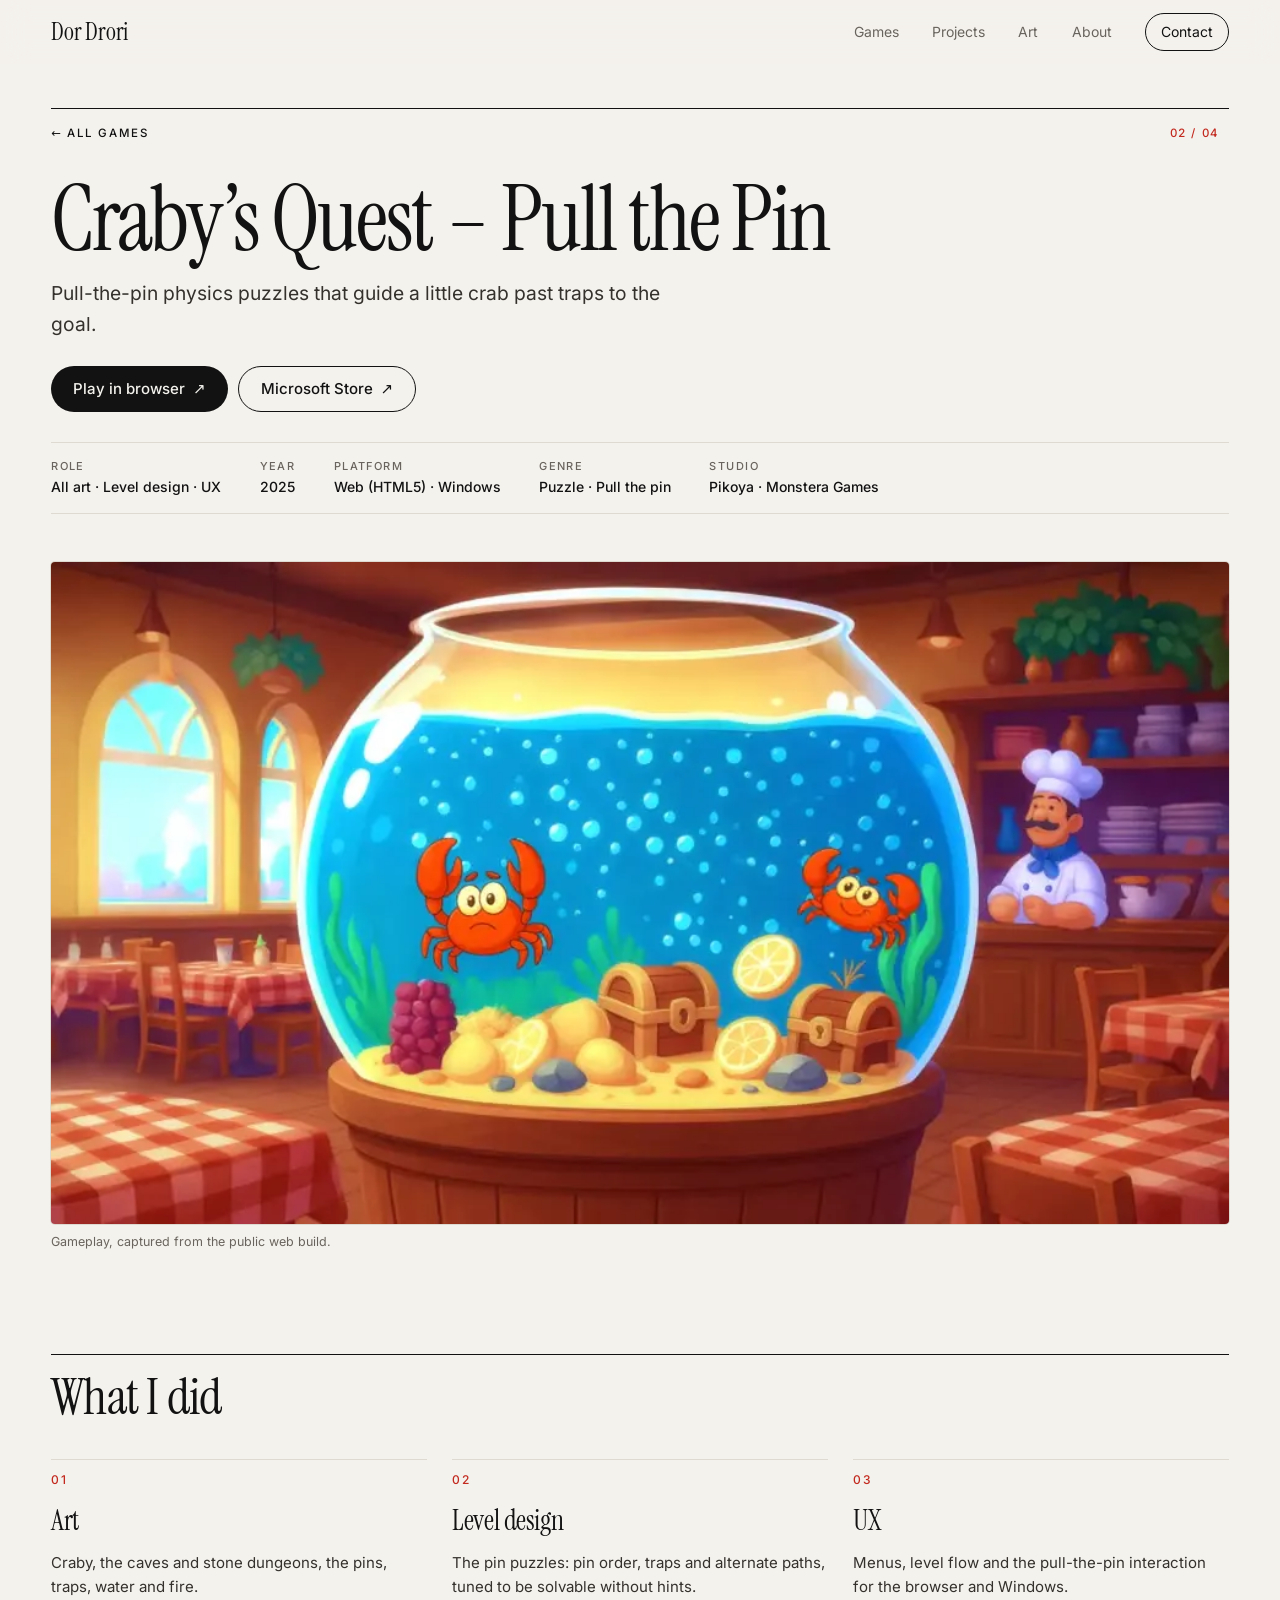
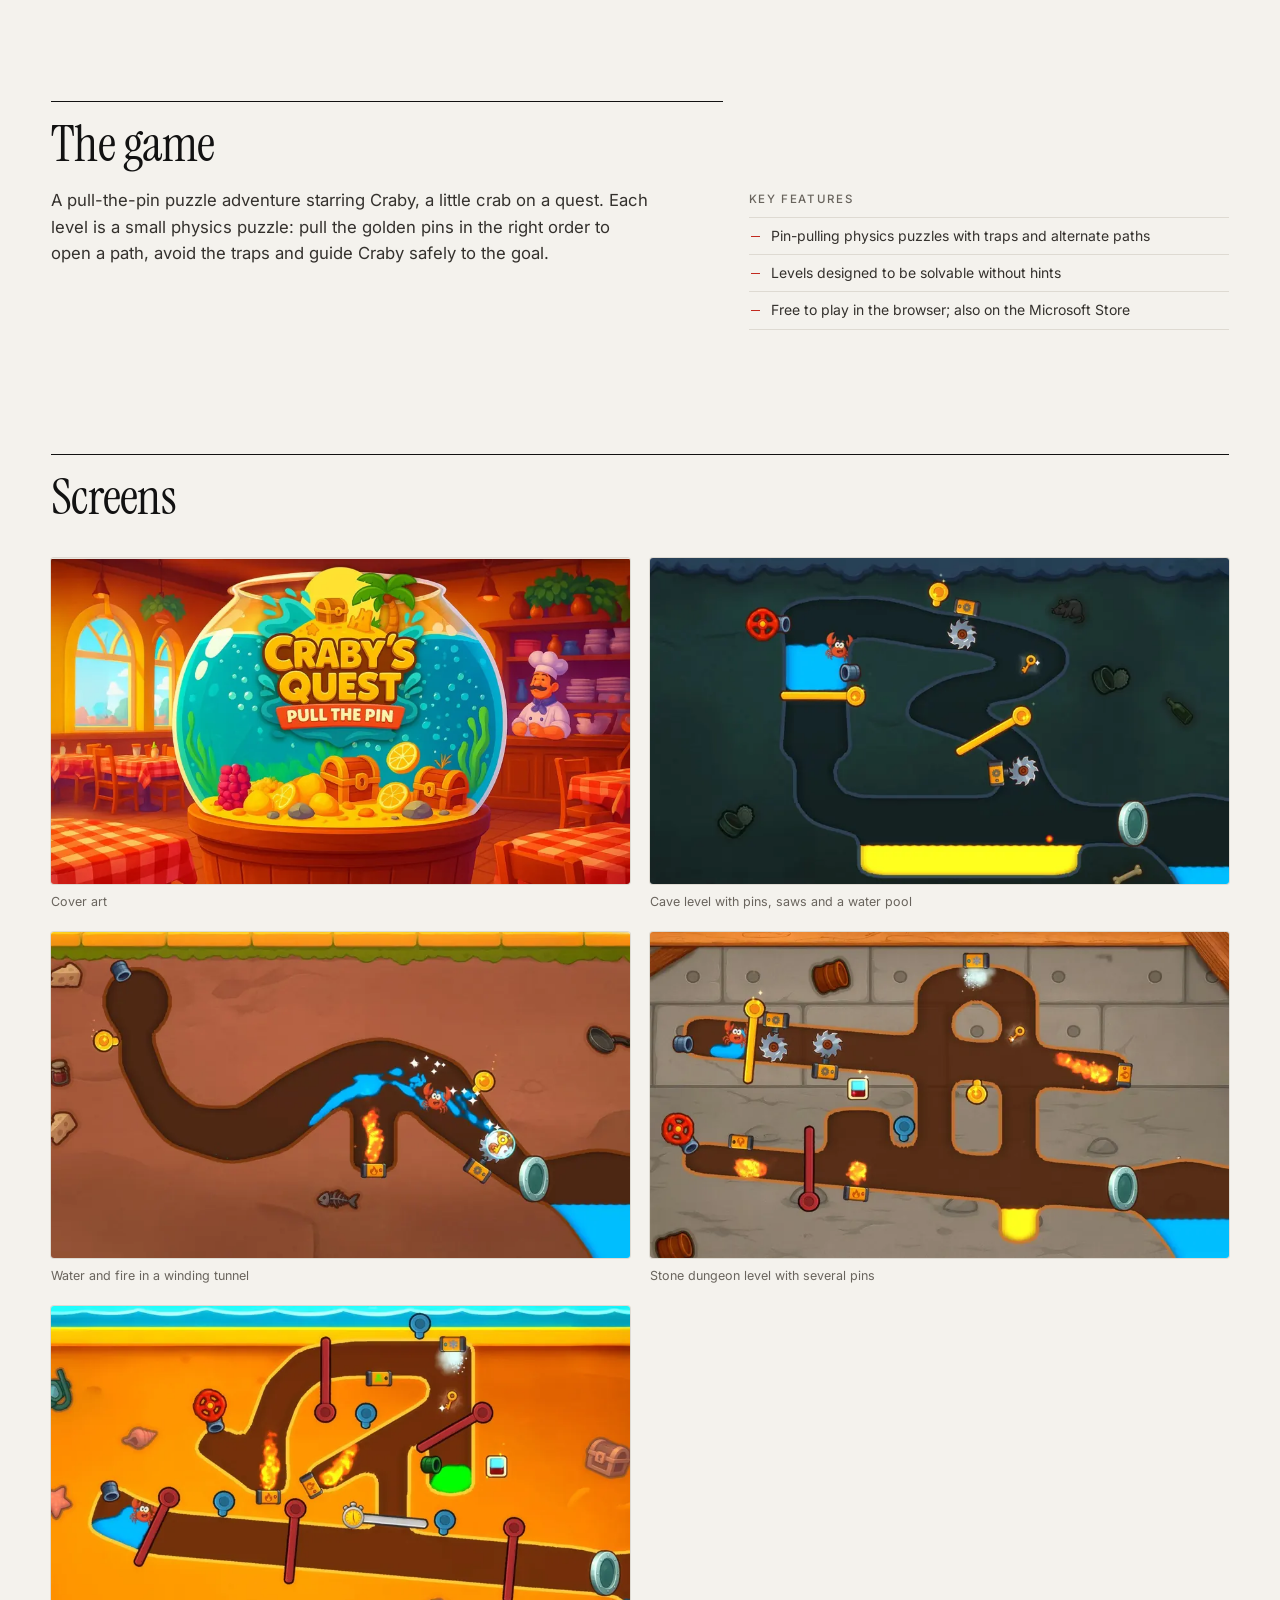
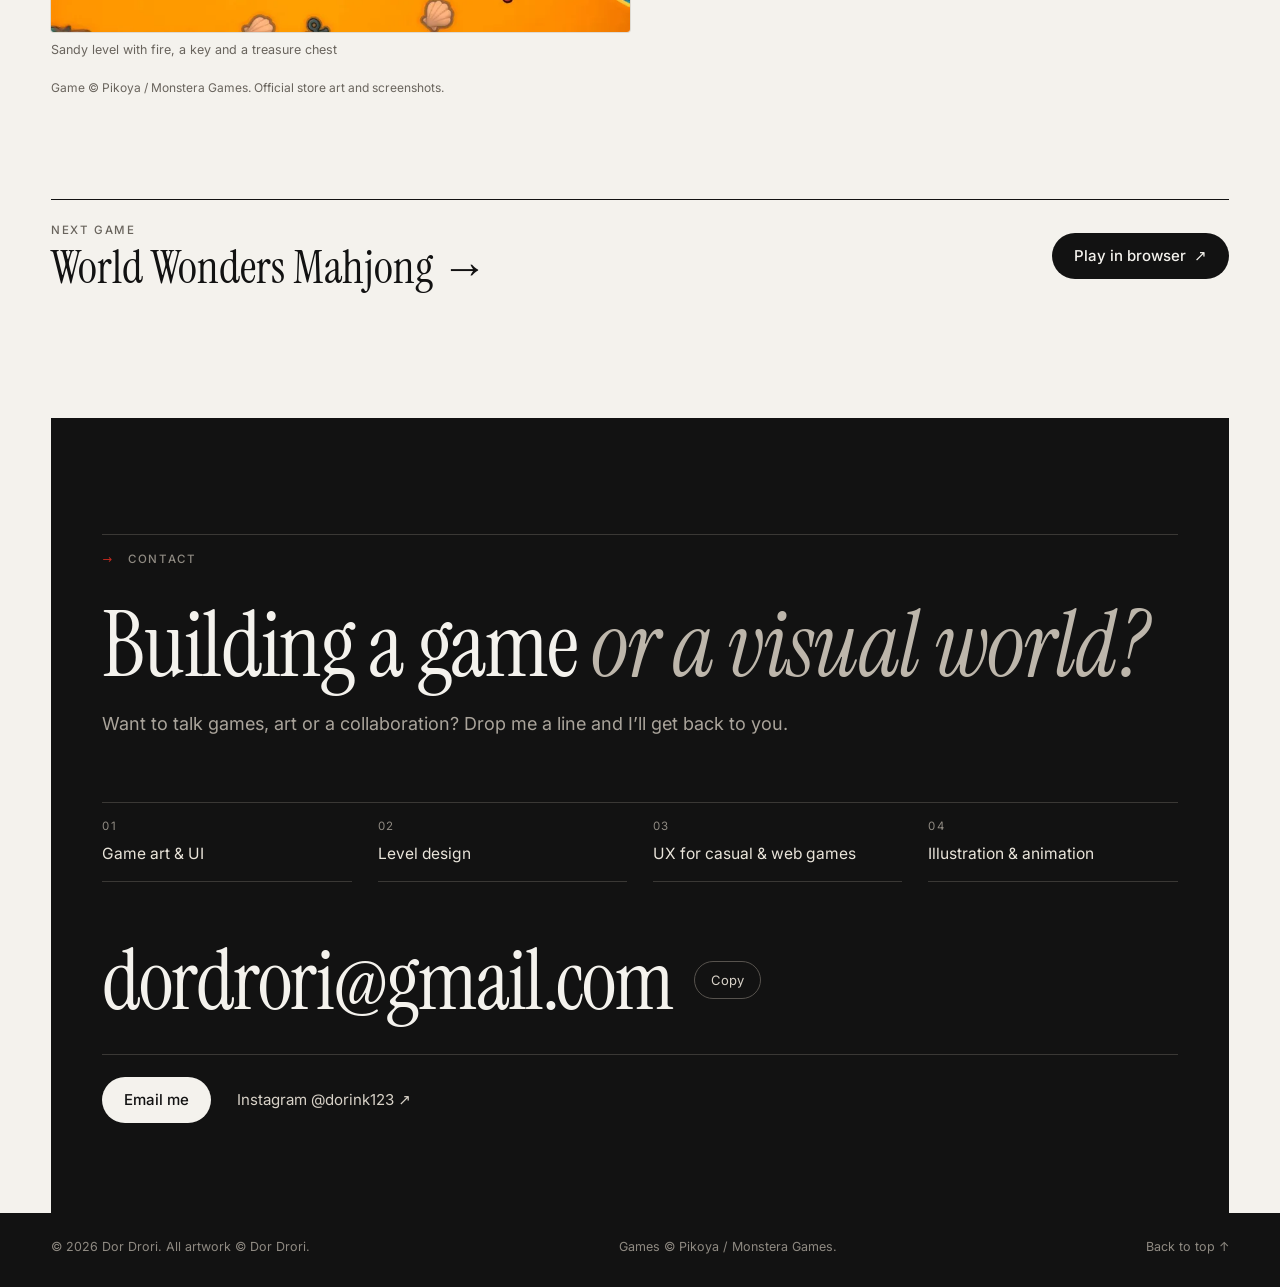
<file: games/crabys-quest.html>
<!doctype html>
<html lang="en">
<head>
<meta charset="utf-8">
<meta name="viewport" content="width=device-width, initial-scale=1">
<title>Craby’s Quest – Pull the Pin — Dor Drori, Game Designer &amp; Artist</title>
<meta name="description" content="Craby’s Quest – Pull the Pin: Pull-the-pin physics puzzles that guide a little crab past traps to the goal. Art, level design and UX by Dor Drori.">
<meta property="og:title" content="Craby’s Quest – Pull the Pin — Dor Drori, Game Designer &amp; Artist">
<meta property="og:description" content="Craby’s Quest – Pull the Pin: Pull-the-pin physics puzzles that guide a little crab past traps to the goal. Art, level design and UX by Dor Drori.">
<meta property="og:image" content="https://dordrori-art.github.io/portfolio/media/games/crabys-quest-cover.jpg">
<meta property="og:type" content="website">
<meta property="og:url" content="https://dordrori-art.github.io/portfolio/games/crabys-quest.html">
<link rel="canonical" href="https://dordrori-art.github.io/portfolio/games/crabys-quest.html">
<meta name="twitter:card" content="summary_large_image">
<meta name="twitter:title" content="Craby’s Quest – Pull the Pin — Dor Drori, Game Designer &amp; Artist">
<meta name="twitter:description" content="Craby’s Quest – Pull the Pin: Pull-the-pin physics puzzles that guide a little crab past traps to the goal. Art, level design and UX by Dor Drori.">
<meta name="twitter:image" content="https://dordrori-art.github.io/portfolio/media/games/crabys-quest-cover.jpg">
<meta name="theme-color" content="#f4f2ed">
<link rel="preload" href="../fonts/serif.woff2" as="font" type="font/woff2" crossorigin>
<link rel="preload" href="../fonts/inter.woff2" as="font" type="font/woff2" crossorigin>
<link rel="icon" href="../favicon.svg" type="image/svg+xml">
<link rel="stylesheet" href="../css/style.css">
<script>document.documentElement.classList.add('js')</script>
</head>
<body><a class="skip" href="#main">Skip to content</a>
<header class="nav" id="top">
  <a class="brand" href="../index.html" aria-label="Dor Drori, home">Dor Drori</a>
  <button class="nav-toggle" type="button" aria-expanded="false" aria-controls="navMenu" aria-label="Open menu"><span></span><span></span></button>
  <nav aria-label="Primary" id="navMenu">
    <a href="../index.html#games">Games</a><a href="../index.html#projects">Projects</a><a href="../index.html#art">Art</a><a href="../index.html#about">About</a><a href="../index.html#contact" class="nav-cta">Contact</a>
  </nav>
</header>
<main id="main" class="cs">
  <header class="cs-hero">
    <p class="kicker"><a href="../index.html#games">← All games</a><span class="cs-count">02 / 04</span></p>
    <h1 class="cs-title">Craby’s Quest – Pull the Pin</h1>
    <p class="cs-hook">Pull-the-pin physics puzzles that guide a little crab past traps to the goal.</p>
    <div class="cs-actions"><a class="btn btn-solid" href="https://www.monsteraplay.com/play/pull_the_pin_crabys_quest" target="_blank" rel="noopener">Play in browser <span aria-hidden="true">↗</span></a><a class="btn btn-line" href="https://apps.microsoft.com/detail/9MT9TM47QZ9L" target="_blank" rel="noopener">Microsoft Store <span aria-hidden="true">↗</span></a></div>
    <dl class="case-meta cs-meta"><div><dt>Role</dt><dd>All art · Level design · UX</dd></div><div><dt>Year</dt><dd>2025</dd></div><div><dt>Platform</dt><dd>Web (HTML5) · Windows</dd></div><div><dt>Genre</dt><dd>Puzzle · Pull the pin</dd></div><div><dt>Studio</dt><dd>Pikoya · Monstera Games</dd></div></dl>
  </header>
  <figure class="cs-clip"><video class="vid " muted loop playsinline preload="none" poster="../media/games/clips/crabys-quest-poster.webp" data-src="../media/games/clips/crabys-quest.mp4" width="960" height="540" aria-label="Craby’s Quest – Pull the Pin gameplay clip"></video><figcaption>Gameplay, captured from the public web build.</figcaption></figure>
  <section class="cs-sec" aria-labelledby="role-t">
    <h2 class="cs-h" id="role-t">What I did</h2>
    <div class="cs-roles"><div class="cs-role"><p class="cs-role-n">01</p><h3>Art</h3><p>Craby, the caves and stone dungeons, the pins, traps, water and fire.</p></div><div class="cs-role"><p class="cs-role-n">02</p><h3>Level design</h3><p>The pin puzzles: pin order, traps and alternate paths, tuned to be solvable without hints.</p></div><div class="cs-role"><p class="cs-role-n">03</p><h3>UX</h3><p>Menus, level flow and the pull-the-pin interaction for the browser and Windows.</p></div></div>
  </section>
  <section class="cs-sec cs-two" aria-labelledby="game-t">
    <div><h2 class="cs-h" id="game-t">The game</h2><p class="cs-p">A pull-the-pin puzzle adventure starring Craby, a little crab on a quest. Each level is a small physics puzzle: pull the golden pins in the right order to open a path, avoid the traps and guide Craby safely to the goal.</p></div>
    <div><p class="label">Key features</p><ul class="case-hl"><li>Pin-pulling physics puzzles with traps and alternate paths</li><li>Levels designed to be solvable without hints</li><li>Free to play in the browser; also on the Microsoft Store</li></ul></div>
  </section>
  <section class="cs-sec" aria-labelledby="shots-t">
    <h2 class="cs-h" id="shots-t">Screens</h2>
    <div class="cs-shots">
      <figure class="cs-shot cs-cover fit-cover"><button data-open="0" aria-label="View cover art"><img class="" src="../media/games/crabys-quest-cover-m.webp" srcset="../media/games/crabys-quest-cover-m.webp 900w, ../media/games/crabys-quest-cover.webp 1600w" sizes="(min-width:900px) 45vw, 100vw" width="1600" height="900" alt="Craby’s Quest – Pull the Pin cover art" loading="lazy" decoding="async"></button><figcaption>Cover art</figcaption></figure>
      <figure class="cs-shot"><button data-open="1" style="--pos:50% 50%" aria-label="View screenshot: Cave level with pins, saws and a water pool"><img class="" src="../media/games/crabys-quest-shot-1-m.webp" srcset="../media/games/crabys-quest-shot-1-m.webp 900w, ../media/games/crabys-quest-shot-1.webp 1366w" sizes="(min-width:900px) 45vw, 100vw" width="1366" height="768" alt="Craby’s Quest – Pull the Pin screenshot: Cave level with pins, saws and a water pool" loading="lazy" decoding="async"></button><figcaption>Cave level with pins, saws and a water pool</figcaption></figure><figure class="cs-shot"><button data-open="2" style="--pos:50% 50%" aria-label="View screenshot: Water and fire in a winding tunnel"><img class="" src="../media/games/crabys-quest-shot-2-m.webp" srcset="../media/games/crabys-quest-shot-2-m.webp 900w, ../media/games/crabys-quest-shot-2.webp 1366w" sizes="(min-width:900px) 45vw, 100vw" width="1366" height="768" alt="Craby’s Quest – Pull the Pin screenshot: Water and fire in a winding tunnel" loading="lazy" decoding="async"></button><figcaption>Water and fire in a winding tunnel</figcaption></figure><figure class="cs-shot"><button data-open="3" style="--pos:50% 50%" aria-label="View screenshot: Stone dungeon level with several pins"><img class="" src="../media/games/crabys-quest-shot-3-m.webp" srcset="../media/games/crabys-quest-shot-3-m.webp 900w, ../media/games/crabys-quest-shot-3.webp 1366w" sizes="(min-width:900px) 45vw, 100vw" width="1366" height="768" alt="Craby’s Quest – Pull the Pin screenshot: Stone dungeon level with several pins" loading="lazy" decoding="async"></button><figcaption>Stone dungeon level with several pins</figcaption></figure><figure class="cs-shot"><button data-open="4" style="--pos:50% 50%" aria-label="View screenshot: Sandy level with fire, a key and a treasure chest"><img class="" src="../media/games/crabys-quest-shot-4-m.webp" srcset="../media/games/crabys-quest-shot-4-m.webp 900w, ../media/games/crabys-quest-shot-4.webp 1366w" sizes="(min-width:900px) 45vw, 100vw" width="1366" height="768" alt="Craby’s Quest – Pull the Pin screenshot: Sandy level with fire, a key and a treasure chest" loading="lazy" decoding="async"></button><figcaption>Sandy level with fire, a key and a treasure chest</figcaption></figure>
    </div>
    <p class="case-credit">Game © Pikoya / Monstera Games. Official store art and screenshots.</p>
  </section>
  <nav class="cs-next" aria-label="Next game">
    <a href="world-wonders.html"><span class="label">Next game</span><span class="cs-next-t">World Wonders Mahjong <span aria-hidden="true">→</span></span></a>
    <a class="btn btn-solid" href="https://www.monsteraplay.com/play/pull_the_pin_crabys_quest" target="_blank" rel="noopener">Play in browser <span aria-hidden="true">↗</span></a>
  </nav>
<section class="contact" id="contact" aria-labelledby="contact-title">
  <div class="contact-in">
    <p class="kicker"><span>→</span> Contact</p>
    <h2 id="contact-title">Building a game <em>or a visual world?</em></h2>
    <p class="contact-sub">Want to talk games, art or a collaboration? Drop me a line and I’ll get back to you.</p>
    <ul class="services">
      <li><span>01</span>Game art &amp; UI</li><li><span>02</span>Level design</li><li><span>03</span>UX for casual &amp; web games</li><li><span>04</span>Illustration &amp; animation</li>
    </ul>
    <div class="mail-row">
      <a class="contact-mail" href="mailto:dordrori@gmail.com?subject=Project%20for%20Dor">dordrori@gmail.com</a>
      <button class="copy" type="button" data-copy="dordrori@gmail.com" aria-describedby="copyStatus">Copy</button>
      <span class="sr" id="copyStatus" aria-live="polite"></span>
    </div>
    <p class="contact-alt"><a class="btn btn-invert" href="mailto:dordrori@gmail.com?subject=Hello%20Dor">Email me</a><a href="https://www.instagram.com/dorink123/" target="_blank" rel="noopener">Instagram @dorink123 <span aria-hidden="true">↗</span></a></p>
  </div>
</section>
</main>
<footer class="foot"><span>© 2026 Dor Drori. All artwork © Dor Drori.</span><span>Games © Pikoya / Monstera Games.</span><a href="#top">Back to top ↑</a></footer>
<div class="lb" id="lb" role="dialog" aria-modal="true" aria-label="Image viewer" hidden>
  <div class="lb-stage" id="lbStage"></div>
  <button class="lb-close" id="lbClose" aria-label="Close viewer">Close <span aria-hidden="true">✕</span></button>
  <button class="lb-nav lb-prev" id="lbPrev" aria-label="Previous image">←</button>
  <button class="lb-nav lb-next" id="lbNext" aria-label="Next image">→</button>
  <div class="lb-cap"><div><span class="lb-title" id="lbTitle"></span><span class="lb-meta" id="lbMeta"></span></div><span class="lb-count" id="lbCount"></span></div>
</div>
<script>window.LB=[{"g": "case", "type": "image", "src": "../media/games/crabys-quest-cover.webp", "w": 1600, "h": 900, "title": "Craby’s Quest – Pull the Pin — cover art", "medium": "Puzzle · Pull the pin"}, {"g": "case", "type": "image", "src": "../media/games/crabys-quest-shot-1.webp", "w": 1366, "h": 768, "title": "Craby’s Quest – Pull the Pin — Cave level with pins, saws and a water pool", "medium": "Puzzle · Pull the pin"}, {"g": "case", "type": "image", "src": "../media/games/crabys-quest-shot-2.webp", "w": 1366, "h": 768, "title": "Craby’s Quest – Pull the Pin — Water and fire in a winding tunnel", "medium": "Puzzle · Pull the pin"}, {"g": "case", "type": "image", "src": "../media/games/crabys-quest-shot-3.webp", "w": 1366, "h": 768, "title": "Craby’s Quest – Pull the Pin — Stone dungeon level with several pins", "medium": "Puzzle · Pull the pin"}, {"g": "case", "type": "image", "src": "../media/games/crabys-quest-shot-4.webp", "w": 1366, "h": 768, "title": "Craby’s Quest – Pull the Pin — Sandy level with fire, a key and a treasure chest", "medium": "Puzzle · Pull the pin"}];</script>
<script src="../js/main.js" defer></script>
</body>
</html>
</file>
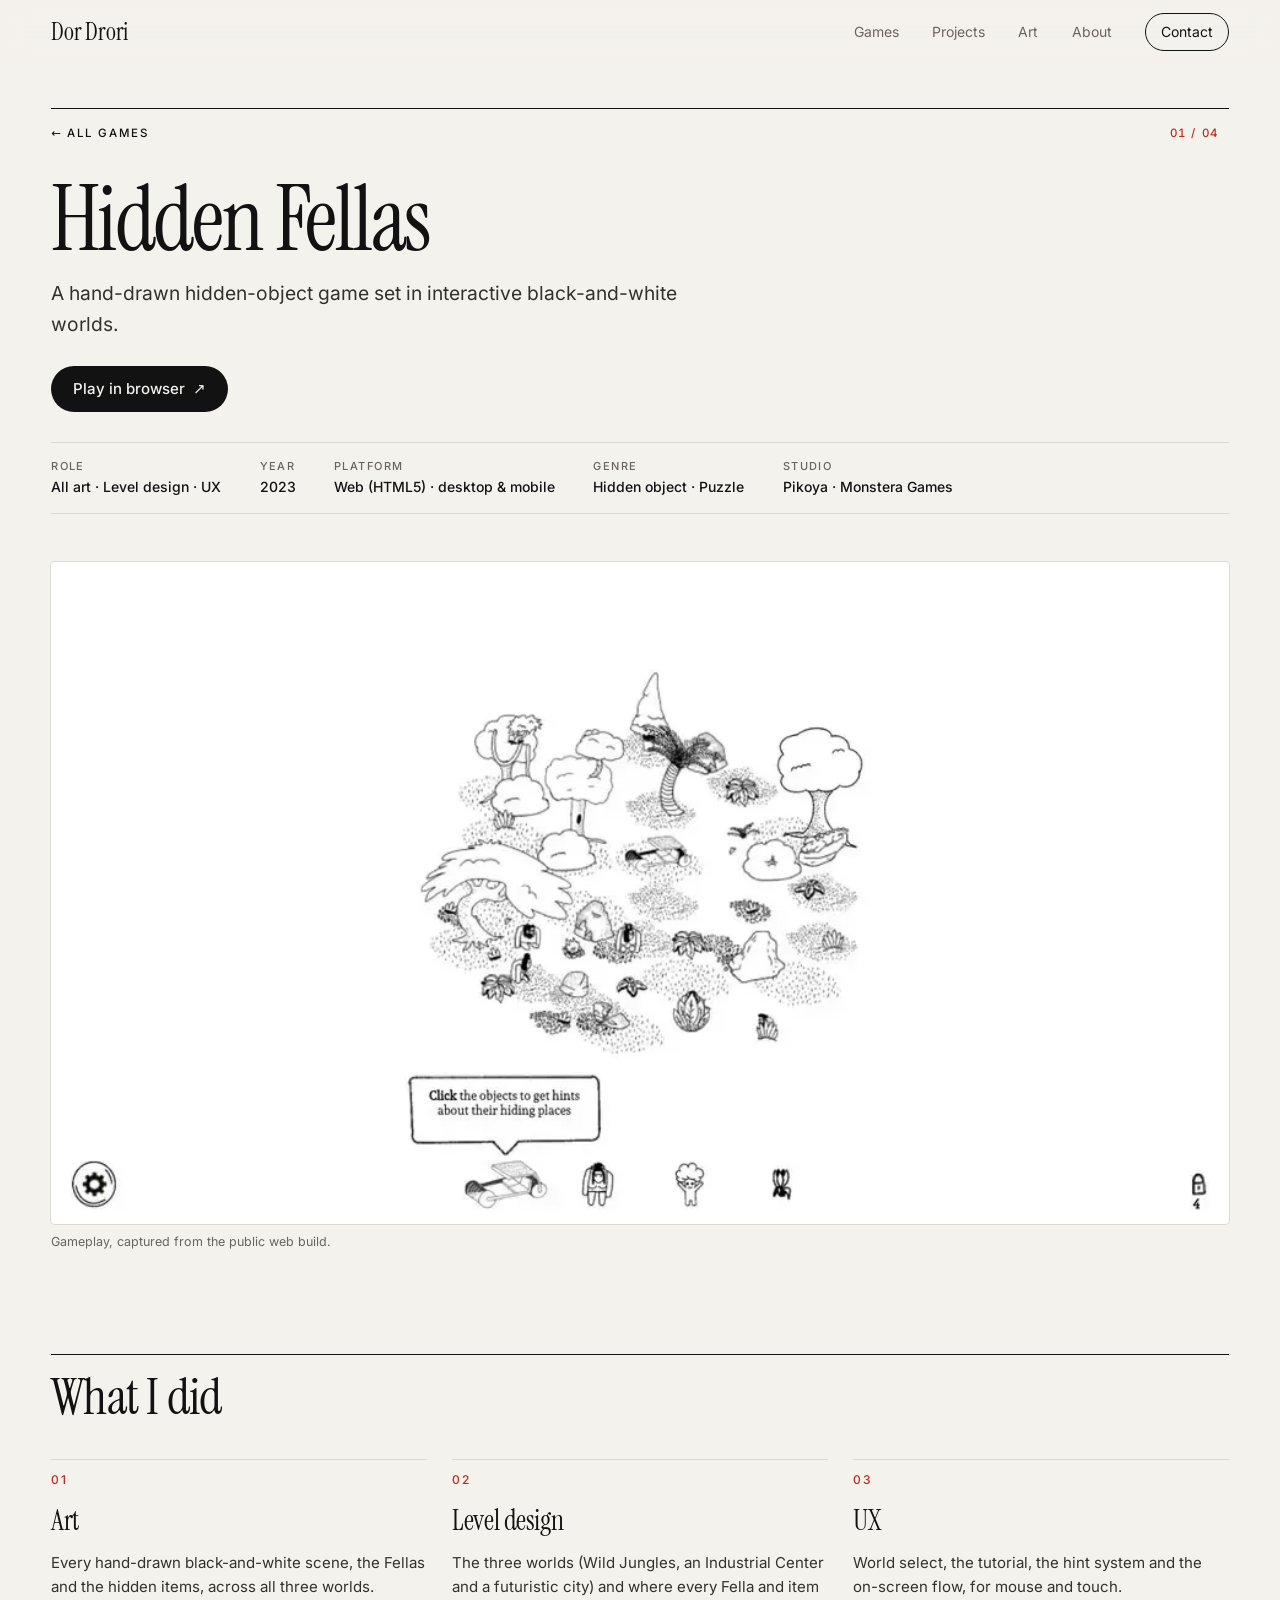
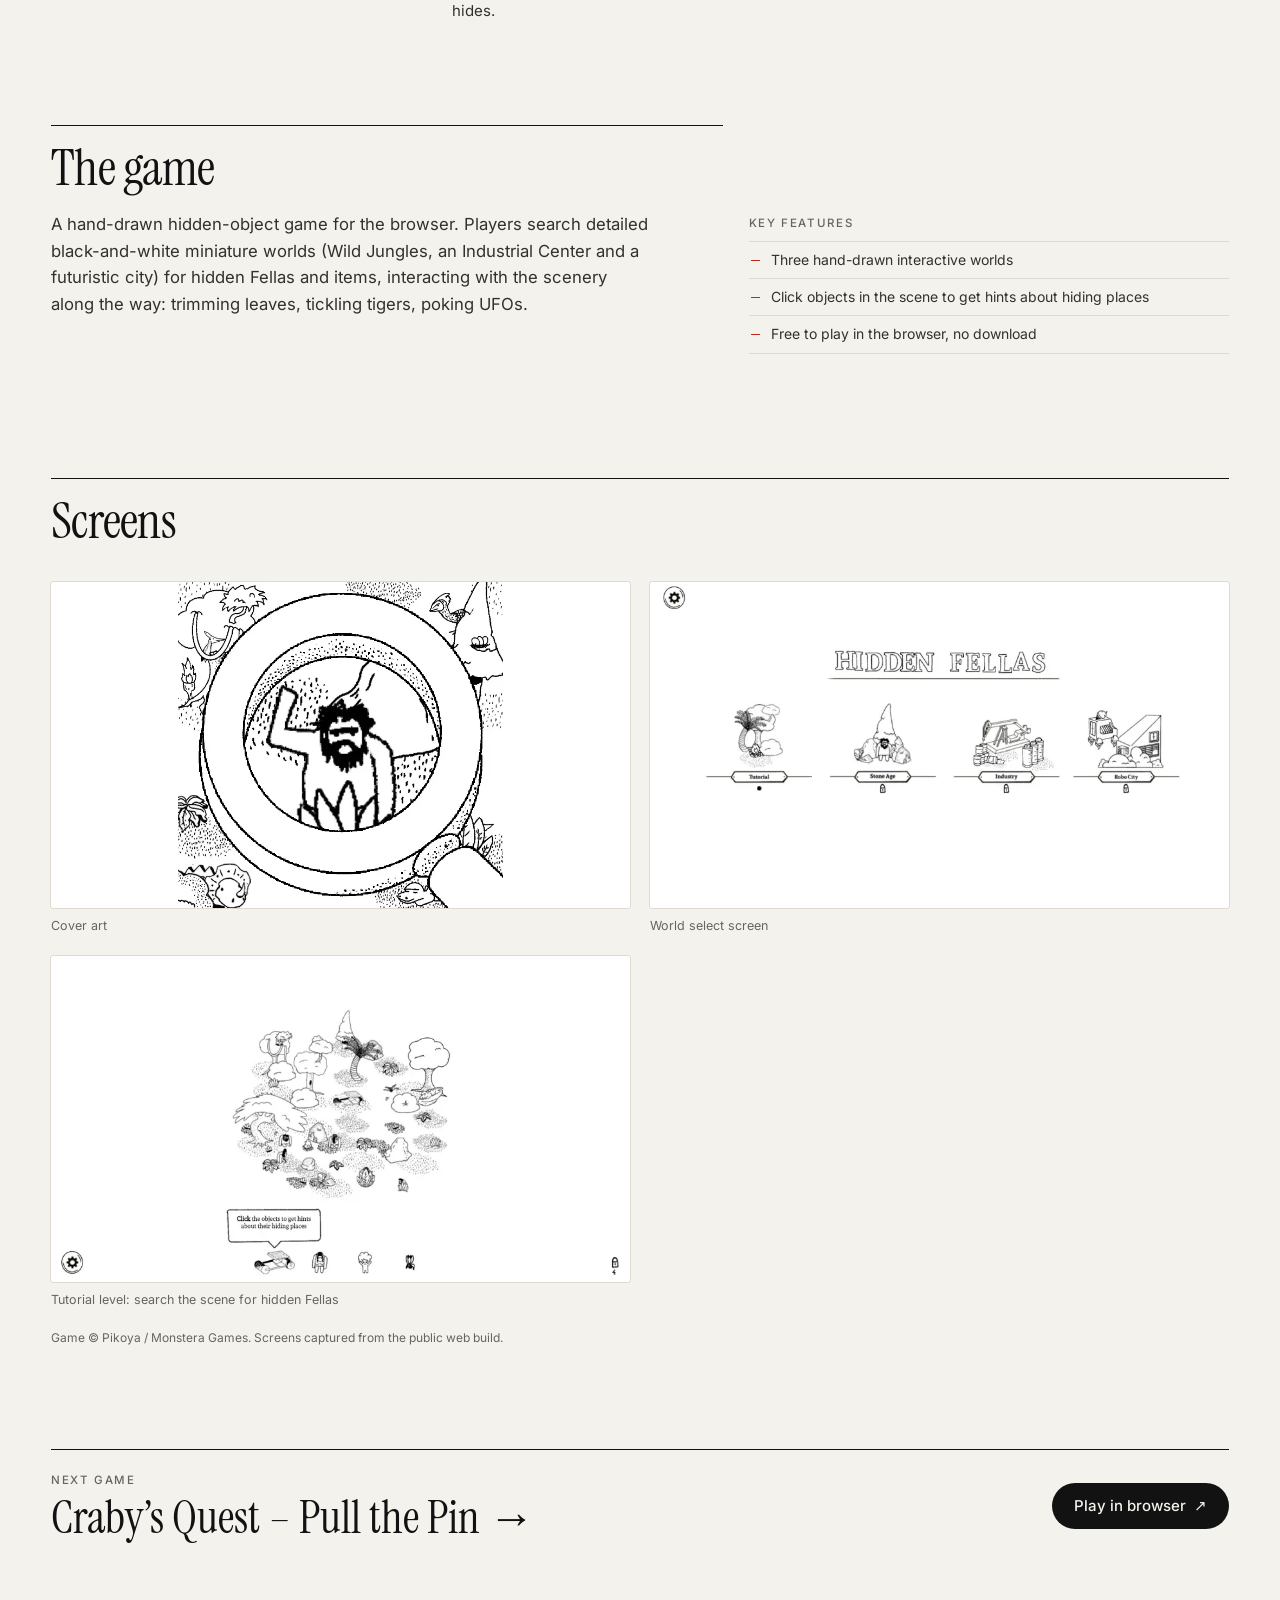
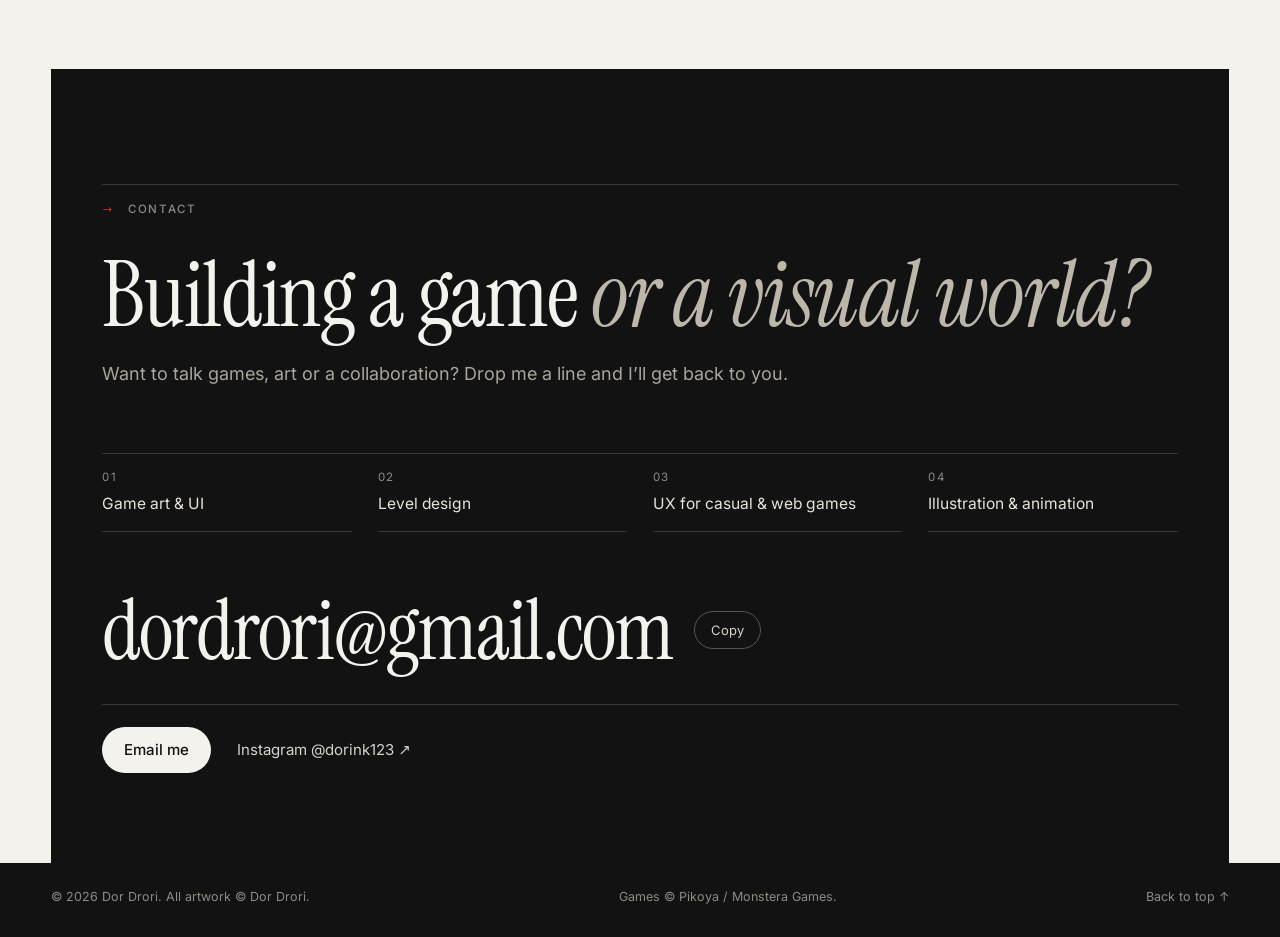
<file: games/hidden-fellas.html>
<!doctype html>
<html lang="en">
<head>
<meta charset="utf-8">
<meta name="viewport" content="width=device-width, initial-scale=1">
<title>Hidden Fellas — Dor Drori, Game Designer &amp; Artist</title>
<meta name="description" content="Hidden Fellas: A hand-drawn hidden-object game set in interactive black-and-white worlds. Art, level design and UX by Dor Drori.">
<meta property="og:title" content="Hidden Fellas — Dor Drori, Game Designer &amp; Artist">
<meta property="og:description" content="Hidden Fellas: A hand-drawn hidden-object game set in interactive black-and-white worlds. Art, level design and UX by Dor Drori.">
<meta property="og:image" content="https://dordrori-art.github.io/portfolio/media/games/hidden-fellas-cover.jpg">
<meta property="og:type" content="website">
<meta property="og:url" content="https://dordrori-art.github.io/portfolio/games/hidden-fellas.html">
<link rel="canonical" href="https://dordrori-art.github.io/portfolio/games/hidden-fellas.html">
<meta name="twitter:card" content="summary_large_image">
<meta name="twitter:title" content="Hidden Fellas — Dor Drori, Game Designer &amp; Artist">
<meta name="twitter:description" content="Hidden Fellas: A hand-drawn hidden-object game set in interactive black-and-white worlds. Art, level design and UX by Dor Drori.">
<meta name="twitter:image" content="https://dordrori-art.github.io/portfolio/media/games/hidden-fellas-cover.jpg">
<meta name="theme-color" content="#f4f2ed">
<link rel="preload" href="../fonts/serif.woff2" as="font" type="font/woff2" crossorigin>
<link rel="preload" href="../fonts/inter.woff2" as="font" type="font/woff2" crossorigin>
<link rel="icon" href="../favicon.svg" type="image/svg+xml">
<link rel="stylesheet" href="../css/style.css">
<script>document.documentElement.classList.add('js')</script>
</head>
<body><a class="skip" href="#main">Skip to content</a>
<header class="nav" id="top">
  <a class="brand" href="../index.html" aria-label="Dor Drori, home">Dor Drori</a>
  <button class="nav-toggle" type="button" aria-expanded="false" aria-controls="navMenu" aria-label="Open menu"><span></span><span></span></button>
  <nav aria-label="Primary" id="navMenu">
    <a href="../index.html#games">Games</a><a href="../index.html#projects">Projects</a><a href="../index.html#art">Art</a><a href="../index.html#about">About</a><a href="../index.html#contact" class="nav-cta">Contact</a>
  </nav>
</header>
<main id="main" class="cs">
  <header class="cs-hero">
    <p class="kicker"><a href="../index.html#games">← All games</a><span class="cs-count">01 / 04</span></p>
    <h1 class="cs-title">Hidden Fellas</h1>
    <p class="cs-hook">A hand-drawn hidden-object game set in interactive black-and-white worlds.</p>
    <div class="cs-actions"><a class="btn btn-solid" href="https://www.monsteraplay.com/play/hidden_fellas" target="_blank" rel="noopener">Play in browser <span aria-hidden="true">↗</span></a></div>
    <dl class="case-meta cs-meta"><div><dt>Role</dt><dd>All art · Level design · UX</dd></div><div><dt>Year</dt><dd>2023</dd></div><div><dt>Platform</dt><dd>Web (HTML5) · desktop &amp; mobile</dd></div><div><dt>Genre</dt><dd>Hidden object · Puzzle</dd></div><div><dt>Studio</dt><dd>Pikoya · Monstera Games</dd></div></dl>
  </header>
  <figure class="cs-clip"><video class="vid " muted loop playsinline preload="none" poster="../media/games/clips/hidden-fellas-poster.webp" data-src="../media/games/clips/hidden-fellas.mp4" width="960" height="540" aria-label="Hidden Fellas gameplay clip"></video><figcaption>Gameplay, captured from the public web build.</figcaption></figure>
  <section class="cs-sec" aria-labelledby="role-t">
    <h2 class="cs-h" id="role-t">What I did</h2>
    <div class="cs-roles"><div class="cs-role"><p class="cs-role-n">01</p><h3>Art</h3><p>Every hand-drawn black-and-white scene, the Fellas and the hidden items, across all three worlds.</p></div><div class="cs-role"><p class="cs-role-n">02</p><h3>Level design</h3><p>The three worlds (Wild Jungles, an Industrial Center and a futuristic city) and where every Fella and item hides.</p></div><div class="cs-role"><p class="cs-role-n">03</p><h3>UX</h3><p>World select, the tutorial, the hint system and the on-screen flow, for mouse and touch.</p></div></div>
  </section>
  <section class="cs-sec cs-two" aria-labelledby="game-t">
    <div><h2 class="cs-h" id="game-t">The game</h2><p class="cs-p">A hand-drawn hidden-object game for the browser. Players search detailed black-and-white miniature worlds (Wild Jungles, an Industrial Center and a futuristic city) for hidden Fellas and items, interacting with the scenery along the way: trimming leaves, tickling tigers, poking UFOs.</p></div>
    <div><p class="label">Key features</p><ul class="case-hl"><li>Three hand-drawn interactive worlds</li><li>Click objects in the scene to get hints about hiding places</li><li>Free to play in the browser, no download</li></ul></div>
  </section>
  <section class="cs-sec" aria-labelledby="shots-t">
    <h2 class="cs-h" id="shots-t">Screens</h2>
    <div class="cs-shots">
      <figure class="cs-shot cs-cover fit-contain"><button data-open="0" aria-label="View cover art"><img class="" src="../media/games/hidden-fellas-cover.webp" width="600" height="600" alt="Hidden Fellas cover art" loading="lazy" decoding="async"></button><figcaption>Cover art</figcaption></figure>
      <figure class="cs-shot"><button data-open="1" style="--pos:50% 50%" aria-label="View screenshot: World select screen"><img class="" src="../media/games/hidden-fellas-shot-1-m.webp" srcset="../media/games/hidden-fellas-shot-1-m.webp 900w, ../media/games/hidden-fellas-shot-1.webp 1280w" sizes="(min-width:900px) 45vw, 100vw" width="1280" height="720" alt="Hidden Fellas screenshot: World select screen" loading="lazy" decoding="async"></button><figcaption>World select screen</figcaption></figure><figure class="cs-shot"><button data-open="2" style="--pos:50% 50%" aria-label="View screenshot: Tutorial level: search the scene for hidden Fellas"><img class="" src="../media/games/hidden-fellas-shot-2-m.webp" srcset="../media/games/hidden-fellas-shot-2-m.webp 900w, ../media/games/hidden-fellas-shot-2.webp 1280w" sizes="(min-width:900px) 45vw, 100vw" width="1280" height="720" alt="Hidden Fellas screenshot: Tutorial level: search the scene for hidden Fellas" loading="lazy" decoding="async"></button><figcaption>Tutorial level: search the scene for hidden Fellas</figcaption></figure>
    </div>
    <p class="case-credit">Game © Pikoya / Monstera Games. Screens captured from the public web build.</p>
  </section>
  <nav class="cs-next" aria-label="Next game">
    <a href="crabys-quest.html"><span class="label">Next game</span><span class="cs-next-t">Craby’s Quest – Pull the Pin <span aria-hidden="true">→</span></span></a>
    <a class="btn btn-solid" href="https://www.monsteraplay.com/play/hidden_fellas" target="_blank" rel="noopener">Play in browser <span aria-hidden="true">↗</span></a>
  </nav>
<section class="contact" id="contact" aria-labelledby="contact-title">
  <div class="contact-in">
    <p class="kicker"><span>→</span> Contact</p>
    <h2 id="contact-title">Building a game <em>or a visual world?</em></h2>
    <p class="contact-sub">Want to talk games, art or a collaboration? Drop me a line and I’ll get back to you.</p>
    <ul class="services">
      <li><span>01</span>Game art &amp; UI</li><li><span>02</span>Level design</li><li><span>03</span>UX for casual &amp; web games</li><li><span>04</span>Illustration &amp; animation</li>
    </ul>
    <div class="mail-row">
      <a class="contact-mail" href="mailto:dordrori@gmail.com?subject=Project%20for%20Dor">dordrori@gmail.com</a>
      <button class="copy" type="button" data-copy="dordrori@gmail.com" aria-describedby="copyStatus">Copy</button>
      <span class="sr" id="copyStatus" aria-live="polite"></span>
    </div>
    <p class="contact-alt"><a class="btn btn-invert" href="mailto:dordrori@gmail.com?subject=Hello%20Dor">Email me</a><a href="https://www.instagram.com/dorink123/" target="_blank" rel="noopener">Instagram @dorink123 <span aria-hidden="true">↗</span></a></p>
  </div>
</section>
</main>
<footer class="foot"><span>© 2026 Dor Drori. All artwork © Dor Drori.</span><span>Games © Pikoya / Monstera Games.</span><a href="#top">Back to top ↑</a></footer>
<div class="lb" id="lb" role="dialog" aria-modal="true" aria-label="Image viewer" hidden>
  <div class="lb-stage" id="lbStage"></div>
  <button class="lb-close" id="lbClose" aria-label="Close viewer">Close <span aria-hidden="true">✕</span></button>
  <button class="lb-nav lb-prev" id="lbPrev" aria-label="Previous image">←</button>
  <button class="lb-nav lb-next" id="lbNext" aria-label="Next image">→</button>
  <div class="lb-cap"><div><span class="lb-title" id="lbTitle"></span><span class="lb-meta" id="lbMeta"></span></div><span class="lb-count" id="lbCount"></span></div>
</div>
<script>window.LB=[{"g": "case", "type": "image", "src": "../media/games/hidden-fellas-cover.webp", "w": 600, "h": 600, "title": "Hidden Fellas — cover art", "medium": "Hidden object · Puzzle"}, {"g": "case", "type": "image", "src": "../media/games/hidden-fellas-shot-1.webp", "w": 1280, "h": 720, "title": "Hidden Fellas — World select screen", "medium": "Hidden object · Puzzle"}, {"g": "case", "type": "image", "src": "../media/games/hidden-fellas-shot-2.webp", "w": 1280, "h": 720, "title": "Hidden Fellas — Tutorial level: search the scene for hidden Fellas", "medium": "Hidden object · Puzzle"}];</script>
<script src="../js/main.js" defer></script>
</body>
</html>
</file>
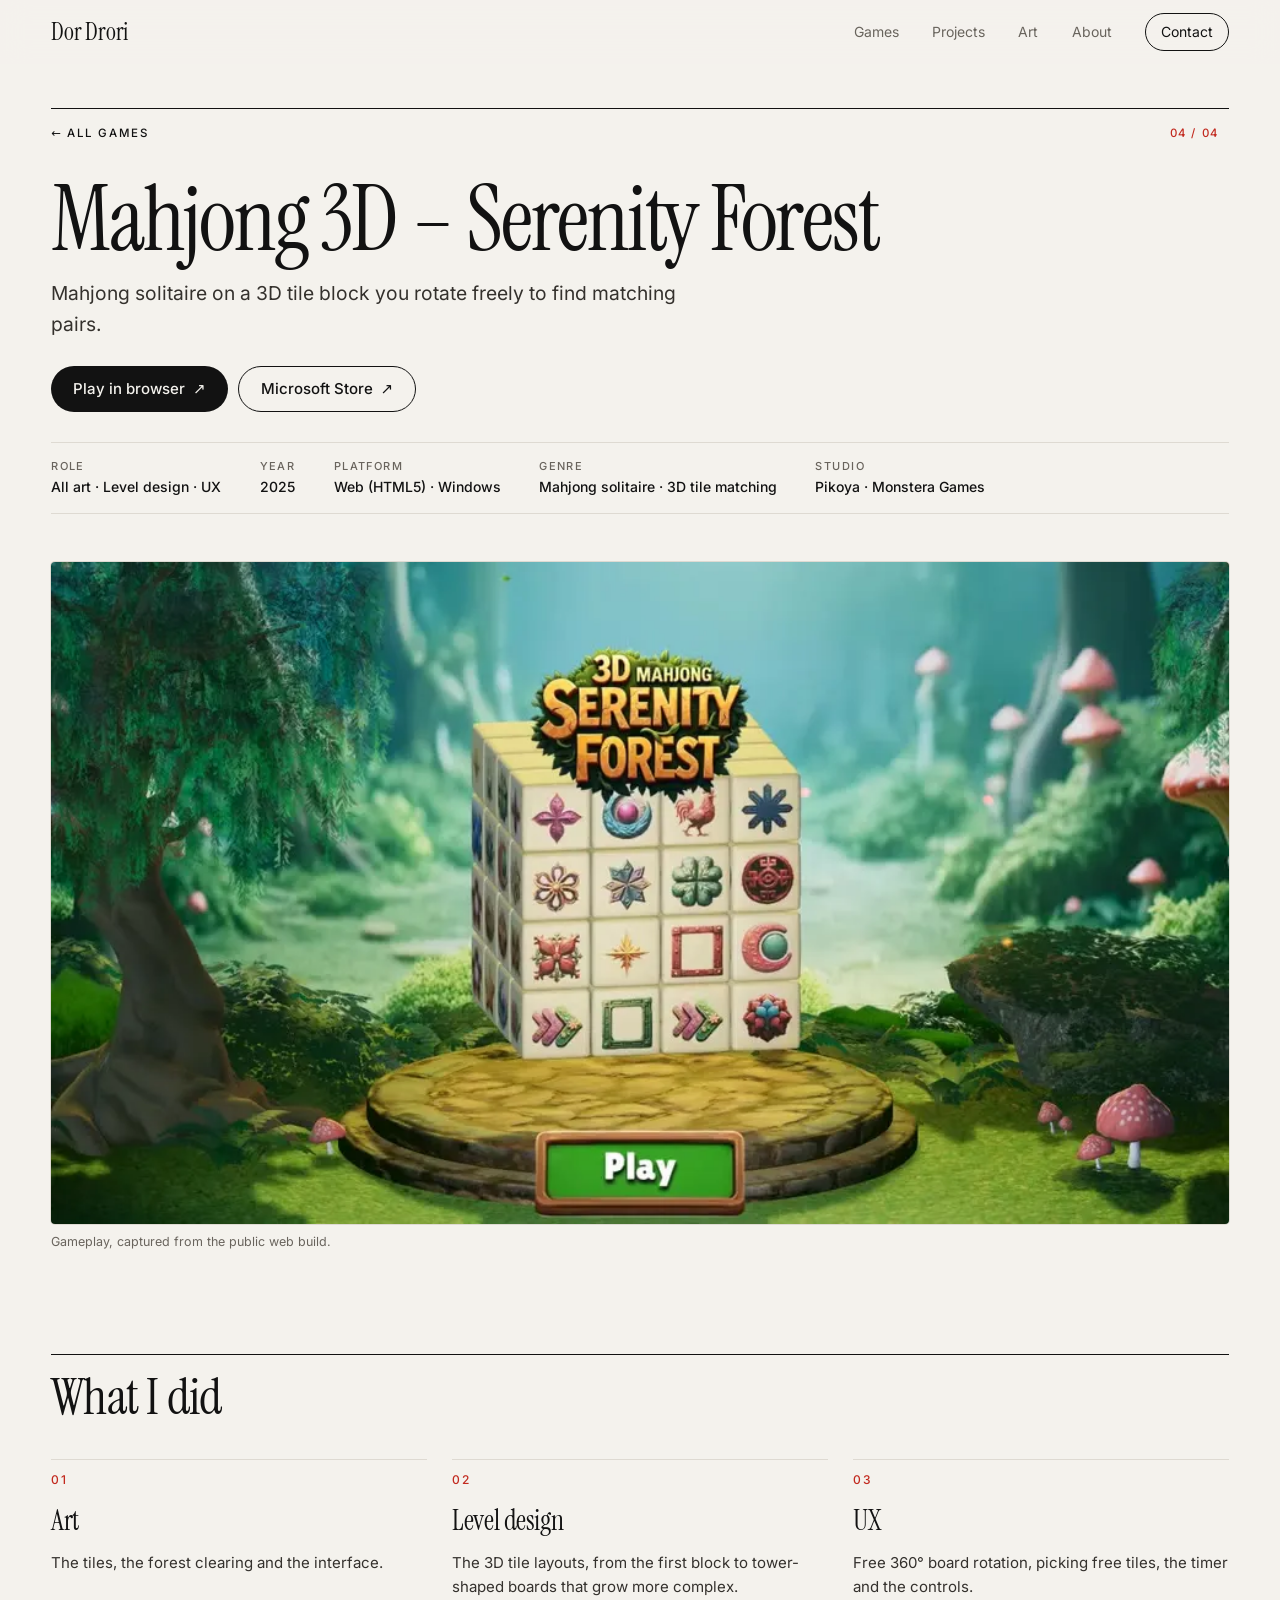
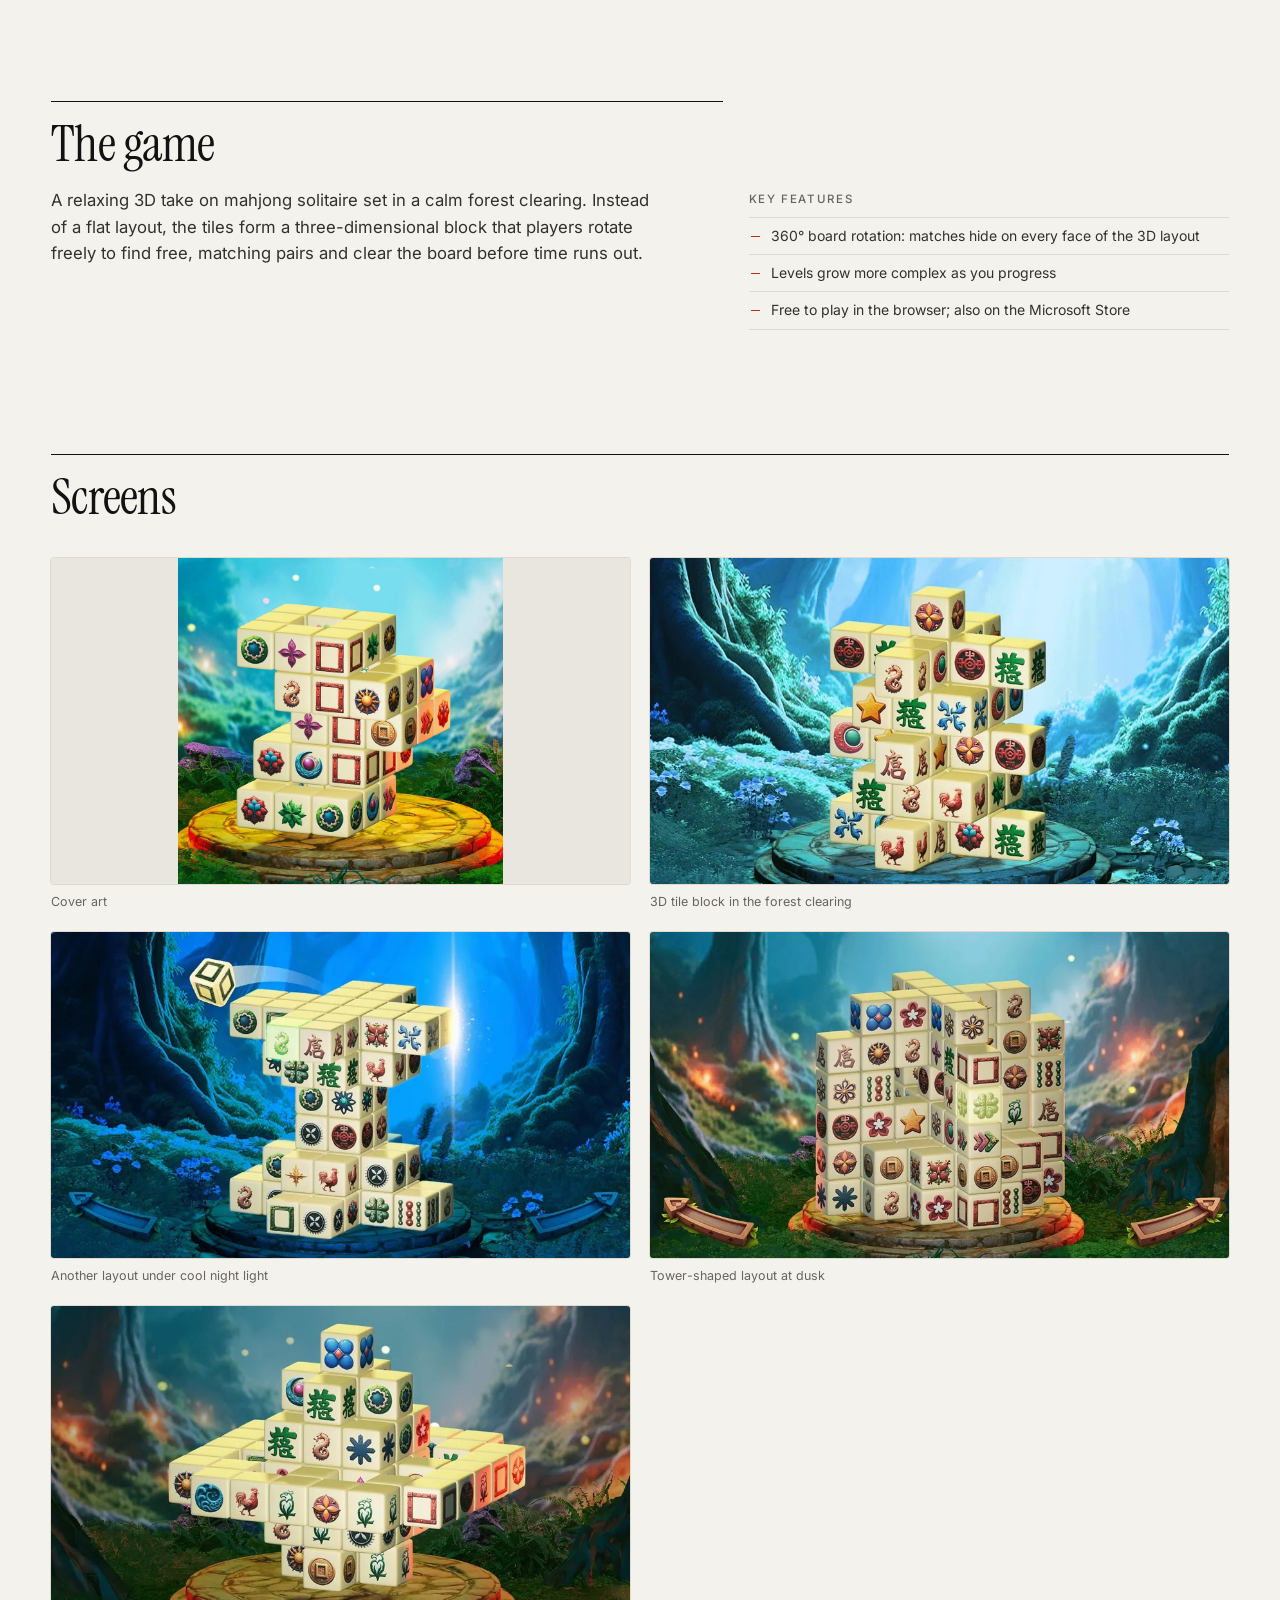
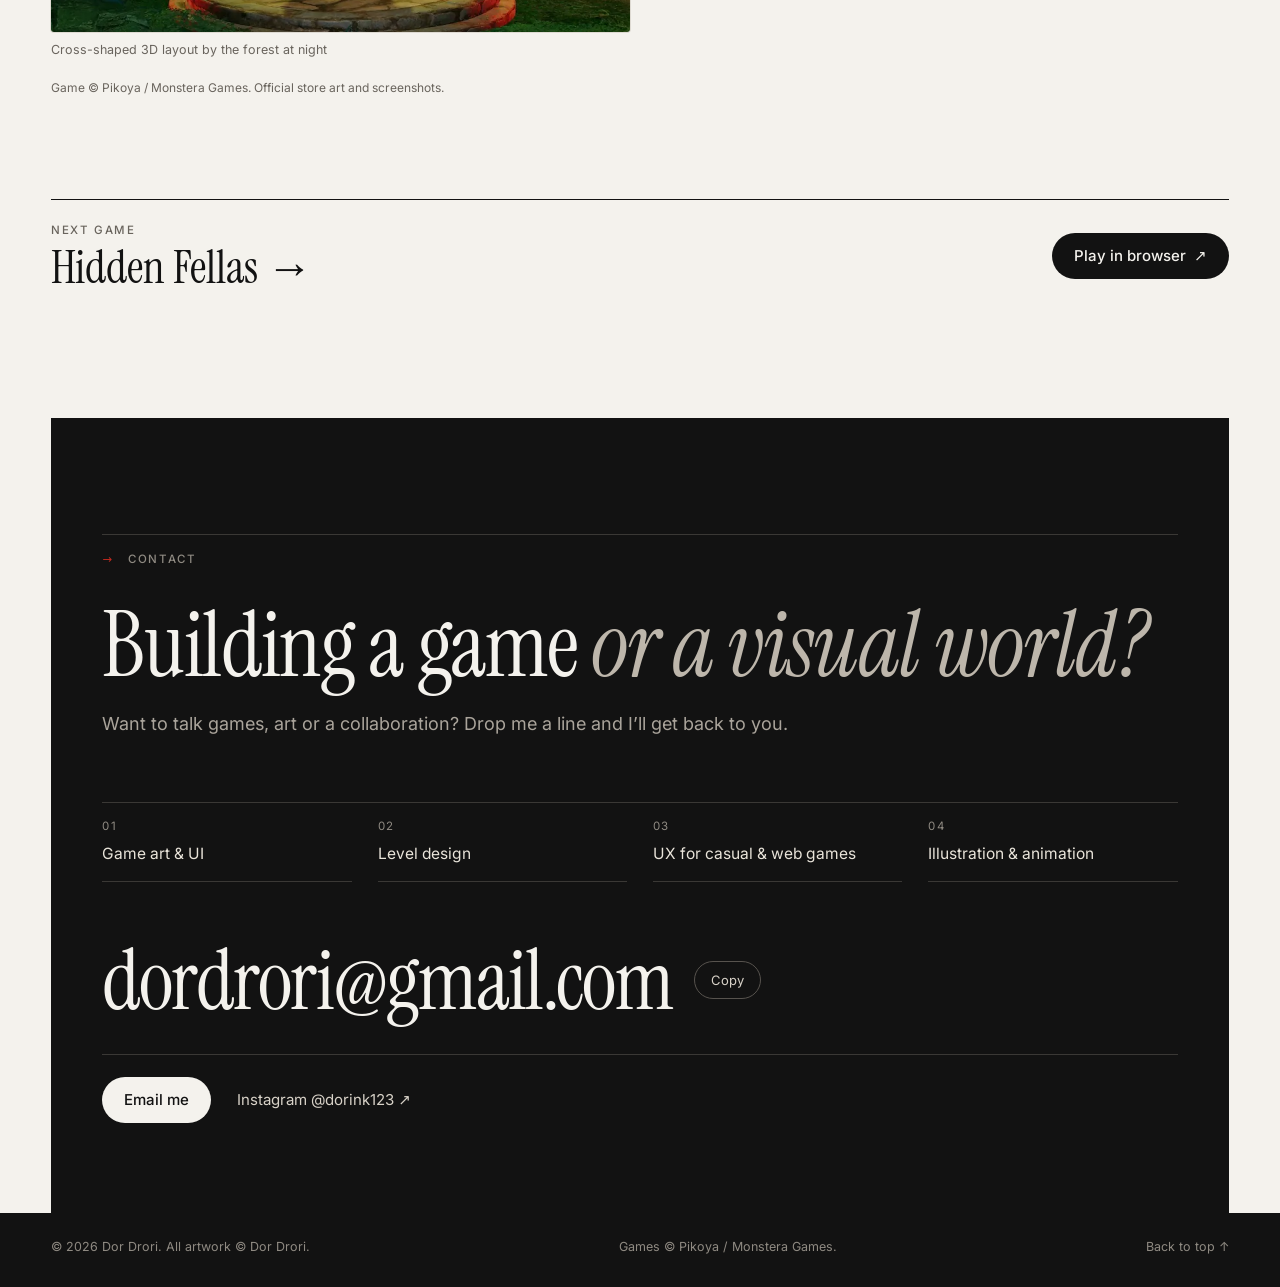
<file: games/serenity-forest.html>
<!doctype html>
<html lang="en">
<head>
<meta charset="utf-8">
<meta name="viewport" content="width=device-width, initial-scale=1">
<title>Mahjong 3D – Serenity Forest — Dor Drori, Game Designer &amp; Artist</title>
<meta name="description" content="Mahjong 3D – Serenity Forest: Mahjong solitaire on a 3D tile block you rotate freely to find matching pairs. Art, level design and UX by Dor Drori.">
<meta property="og:title" content="Mahjong 3D – Serenity Forest — Dor Drori, Game Designer &amp; Artist">
<meta property="og:description" content="Mahjong 3D – Serenity Forest: Mahjong solitaire on a 3D tile block you rotate freely to find matching pairs. Art, level design and UX by Dor Drori.">
<meta property="og:image" content="https://dordrori-art.github.io/portfolio/media/games/serenity-forest-cover.jpg">
<meta property="og:type" content="website">
<meta property="og:url" content="https://dordrori-art.github.io/portfolio/games/serenity-forest.html">
<link rel="canonical" href="https://dordrori-art.github.io/portfolio/games/serenity-forest.html">
<meta name="twitter:card" content="summary_large_image">
<meta name="twitter:title" content="Mahjong 3D – Serenity Forest — Dor Drori, Game Designer &amp; Artist">
<meta name="twitter:description" content="Mahjong 3D – Serenity Forest: Mahjong solitaire on a 3D tile block you rotate freely to find matching pairs. Art, level design and UX by Dor Drori.">
<meta name="twitter:image" content="https://dordrori-art.github.io/portfolio/media/games/serenity-forest-cover.jpg">
<meta name="theme-color" content="#f4f2ed">
<link rel="preload" href="../fonts/serif.woff2" as="font" type="font/woff2" crossorigin>
<link rel="preload" href="../fonts/inter.woff2" as="font" type="font/woff2" crossorigin>
<link rel="icon" href="../favicon.svg" type="image/svg+xml">
<link rel="stylesheet" href="../css/style.css">
<script>document.documentElement.classList.add('js')</script>
</head>
<body><a class="skip" href="#main">Skip to content</a>
<header class="nav" id="top">
  <a class="brand" href="../index.html" aria-label="Dor Drori, home">Dor Drori</a>
  <button class="nav-toggle" type="button" aria-expanded="false" aria-controls="navMenu" aria-label="Open menu"><span></span><span></span></button>
  <nav aria-label="Primary" id="navMenu">
    <a href="../index.html#games">Games</a><a href="../index.html#projects">Projects</a><a href="../index.html#art">Art</a><a href="../index.html#about">About</a><a href="../index.html#contact" class="nav-cta">Contact</a>
  </nav>
</header>
<main id="main" class="cs">
  <header class="cs-hero">
    <p class="kicker"><a href="../index.html#games">← All games</a><span class="cs-count">04 / 04</span></p>
    <h1 class="cs-title">Mahjong 3D – Serenity Forest</h1>
    <p class="cs-hook">Mahjong solitaire on a 3D tile block you rotate freely to find matching pairs.</p>
    <div class="cs-actions"><a class="btn btn-solid" href="https://www.monsteraplay.com/play/mahjong_3d_serenity_forest" target="_blank" rel="noopener">Play in browser <span aria-hidden="true">↗</span></a><a class="btn btn-line" href="https://apps.microsoft.com/detail/9P8KWSMBX7N2" target="_blank" rel="noopener">Microsoft Store <span aria-hidden="true">↗</span></a></div>
    <dl class="case-meta cs-meta"><div><dt>Role</dt><dd>All art · Level design · UX</dd></div><div><dt>Year</dt><dd>2025</dd></div><div><dt>Platform</dt><dd>Web (HTML5) · Windows</dd></div><div><dt>Genre</dt><dd>Mahjong solitaire · 3D tile matching</dd></div><div><dt>Studio</dt><dd>Pikoya · Monstera Games</dd></div></dl>
  </header>
  <figure class="cs-clip"><video class="vid " muted loop playsinline preload="none" poster="../media/games/clips/serenity-forest-poster.webp" data-src="../media/games/clips/serenity-forest.mp4" width="960" height="540" aria-label="Mahjong 3D – Serenity Forest gameplay clip"></video><figcaption>Gameplay, captured from the public web build.</figcaption></figure>
  <section class="cs-sec" aria-labelledby="role-t">
    <h2 class="cs-h" id="role-t">What I did</h2>
    <div class="cs-roles"><div class="cs-role"><p class="cs-role-n">01</p><h3>Art</h3><p>The tiles, the forest clearing and the interface.</p></div><div class="cs-role"><p class="cs-role-n">02</p><h3>Level design</h3><p>The 3D tile layouts, from the first block to tower-shaped boards that grow more complex.</p></div><div class="cs-role"><p class="cs-role-n">03</p><h3>UX</h3><p>Free 360° board rotation, picking free tiles, the timer and the controls.</p></div></div>
  </section>
  <section class="cs-sec cs-two" aria-labelledby="game-t">
    <div><h2 class="cs-h" id="game-t">The game</h2><p class="cs-p">A relaxing 3D take on mahjong solitaire set in a calm forest clearing. Instead of a flat layout, the tiles form a three-dimensional block that players rotate freely to find free, matching pairs and clear the board before time runs out.</p></div>
    <div><p class="label">Key features</p><ul class="case-hl"><li>360° board rotation: matches hide on every face of the 3D layout</li><li>Levels grow more complex as you progress</li><li>Free to play in the browser; also on the Microsoft Store</li></ul></div>
  </section>
  <section class="cs-sec" aria-labelledby="shots-t">
    <h2 class="cs-h" id="shots-t">Screens</h2>
    <div class="cs-shots">
      <figure class="cs-shot cs-cover fit-cover"><button data-open="0" aria-label="View cover art"><img class="" src="../media/games/serenity-forest-cover.webp" width="900" height="900" alt="Mahjong 3D – Serenity Forest cover art" loading="lazy" decoding="async"></button><figcaption>Cover art</figcaption></figure>
      <figure class="cs-shot"><button data-open="1" style="--pos:50% 50%" aria-label="View screenshot: 3D tile block in the forest clearing"><img class="" src="../media/games/serenity-forest-shot-1-m.webp" srcset="../media/games/serenity-forest-shot-1-m.webp 900w, ../media/games/serenity-forest-shot-1.webp 1366w" sizes="(min-width:900px) 45vw, 100vw" width="1366" height="768" alt="Mahjong 3D – Serenity Forest screenshot: 3D tile block in the forest clearing" loading="lazy" decoding="async"></button><figcaption>3D tile block in the forest clearing</figcaption></figure><figure class="cs-shot"><button data-open="2" style="--pos:50% 50%" aria-label="View screenshot: Another layout under cool night light"><img class="" src="../media/games/serenity-forest-shot-2-m.webp" srcset="../media/games/serenity-forest-shot-2-m.webp 900w, ../media/games/serenity-forest-shot-2.webp 1366w" sizes="(min-width:900px) 45vw, 100vw" width="1366" height="768" alt="Mahjong 3D – Serenity Forest screenshot: Another layout under cool night light" loading="lazy" decoding="async"></button><figcaption>Another layout under cool night light</figcaption></figure><figure class="cs-shot"><button data-open="3" style="--pos:50% 50%" aria-label="View screenshot: Tower-shaped layout at dusk"><img class="" src="../media/games/serenity-forest-shot-3-m.webp" srcset="../media/games/serenity-forest-shot-3-m.webp 900w, ../media/games/serenity-forest-shot-3.webp 1366w" sizes="(min-width:900px) 45vw, 100vw" width="1366" height="768" alt="Mahjong 3D – Serenity Forest screenshot: Tower-shaped layout at dusk" loading="lazy" decoding="async"></button><figcaption>Tower-shaped layout at dusk</figcaption></figure><figure class="cs-shot"><button data-open="4" style="--pos:50% 50%" aria-label="View screenshot: Cross-shaped 3D layout by the forest at night"><img class="" src="../media/games/serenity-forest-shot-4-m.webp" srcset="../media/games/serenity-forest-shot-4-m.webp 900w, ../media/games/serenity-forest-shot-4.webp 1366w" sizes="(min-width:900px) 45vw, 100vw" width="1366" height="768" alt="Mahjong 3D – Serenity Forest screenshot: Cross-shaped 3D layout by the forest at night" loading="lazy" decoding="async"></button><figcaption>Cross-shaped 3D layout by the forest at night</figcaption></figure>
    </div>
    <p class="case-credit">Game © Pikoya / Monstera Games. Official store art and screenshots.</p>
  </section>
  <nav class="cs-next" aria-label="Next game">
    <a href="hidden-fellas.html"><span class="label">Next game</span><span class="cs-next-t">Hidden Fellas <span aria-hidden="true">→</span></span></a>
    <a class="btn btn-solid" href="https://www.monsteraplay.com/play/mahjong_3d_serenity_forest" target="_blank" rel="noopener">Play in browser <span aria-hidden="true">↗</span></a>
  </nav>
<section class="contact" id="contact" aria-labelledby="contact-title">
  <div class="contact-in">
    <p class="kicker"><span>→</span> Contact</p>
    <h2 id="contact-title">Building a game <em>or a visual world?</em></h2>
    <p class="contact-sub">Want to talk games, art or a collaboration? Drop me a line and I’ll get back to you.</p>
    <ul class="services">
      <li><span>01</span>Game art &amp; UI</li><li><span>02</span>Level design</li><li><span>03</span>UX for casual &amp; web games</li><li><span>04</span>Illustration &amp; animation</li>
    </ul>
    <div class="mail-row">
      <a class="contact-mail" href="mailto:dordrori@gmail.com?subject=Project%20for%20Dor">dordrori@gmail.com</a>
      <button class="copy" type="button" data-copy="dordrori@gmail.com" aria-describedby="copyStatus">Copy</button>
      <span class="sr" id="copyStatus" aria-live="polite"></span>
    </div>
    <p class="contact-alt"><a class="btn btn-invert" href="mailto:dordrori@gmail.com?subject=Hello%20Dor">Email me</a><a href="https://www.instagram.com/dorink123/" target="_blank" rel="noopener">Instagram @dorink123 <span aria-hidden="true">↗</span></a></p>
  </div>
</section>
</main>
<footer class="foot"><span>© 2026 Dor Drori. All artwork © Dor Drori.</span><span>Games © Pikoya / Monstera Games.</span><a href="#top">Back to top ↑</a></footer>
<div class="lb" id="lb" role="dialog" aria-modal="true" aria-label="Image viewer" hidden>
  <div class="lb-stage" id="lbStage"></div>
  <button class="lb-close" id="lbClose" aria-label="Close viewer">Close <span aria-hidden="true">✕</span></button>
  <button class="lb-nav lb-prev" id="lbPrev" aria-label="Previous image">←</button>
  <button class="lb-nav lb-next" id="lbNext" aria-label="Next image">→</button>
  <div class="lb-cap"><div><span class="lb-title" id="lbTitle"></span><span class="lb-meta" id="lbMeta"></span></div><span class="lb-count" id="lbCount"></span></div>
</div>
<script>window.LB=[{"g": "case", "type": "image", "src": "../media/games/serenity-forest-cover.webp", "w": 900, "h": 900, "title": "Mahjong 3D – Serenity Forest — cover art", "medium": "Mahjong solitaire · 3D tile matching"}, {"g": "case", "type": "image", "src": "../media/games/serenity-forest-shot-1.webp", "w": 1366, "h": 768, "title": "Mahjong 3D – Serenity Forest — 3D tile block in the forest clearing", "medium": "Mahjong solitaire · 3D tile matching"}, {"g": "case", "type": "image", "src": "../media/games/serenity-forest-shot-2.webp", "w": 1366, "h": 768, "title": "Mahjong 3D – Serenity Forest — Another layout under cool night light", "medium": "Mahjong solitaire · 3D tile matching"}, {"g": "case", "type": "image", "src": "../media/games/serenity-forest-shot-3.webp", "w": 1366, "h": 768, "title": "Mahjong 3D – Serenity Forest — Tower-shaped layout at dusk", "medium": "Mahjong solitaire · 3D tile matching"}, {"g": "case", "type": "image", "src": "../media/games/serenity-forest-shot-4.webp", "w": 1366, "h": 768, "title": "Mahjong 3D – Serenity Forest — Cross-shaped 3D layout by the forest at night", "medium": "Mahjong solitaire · 3D tile matching"}];</script>
<script src="../js/main.js" defer></script>
</body>
</html>
</file>
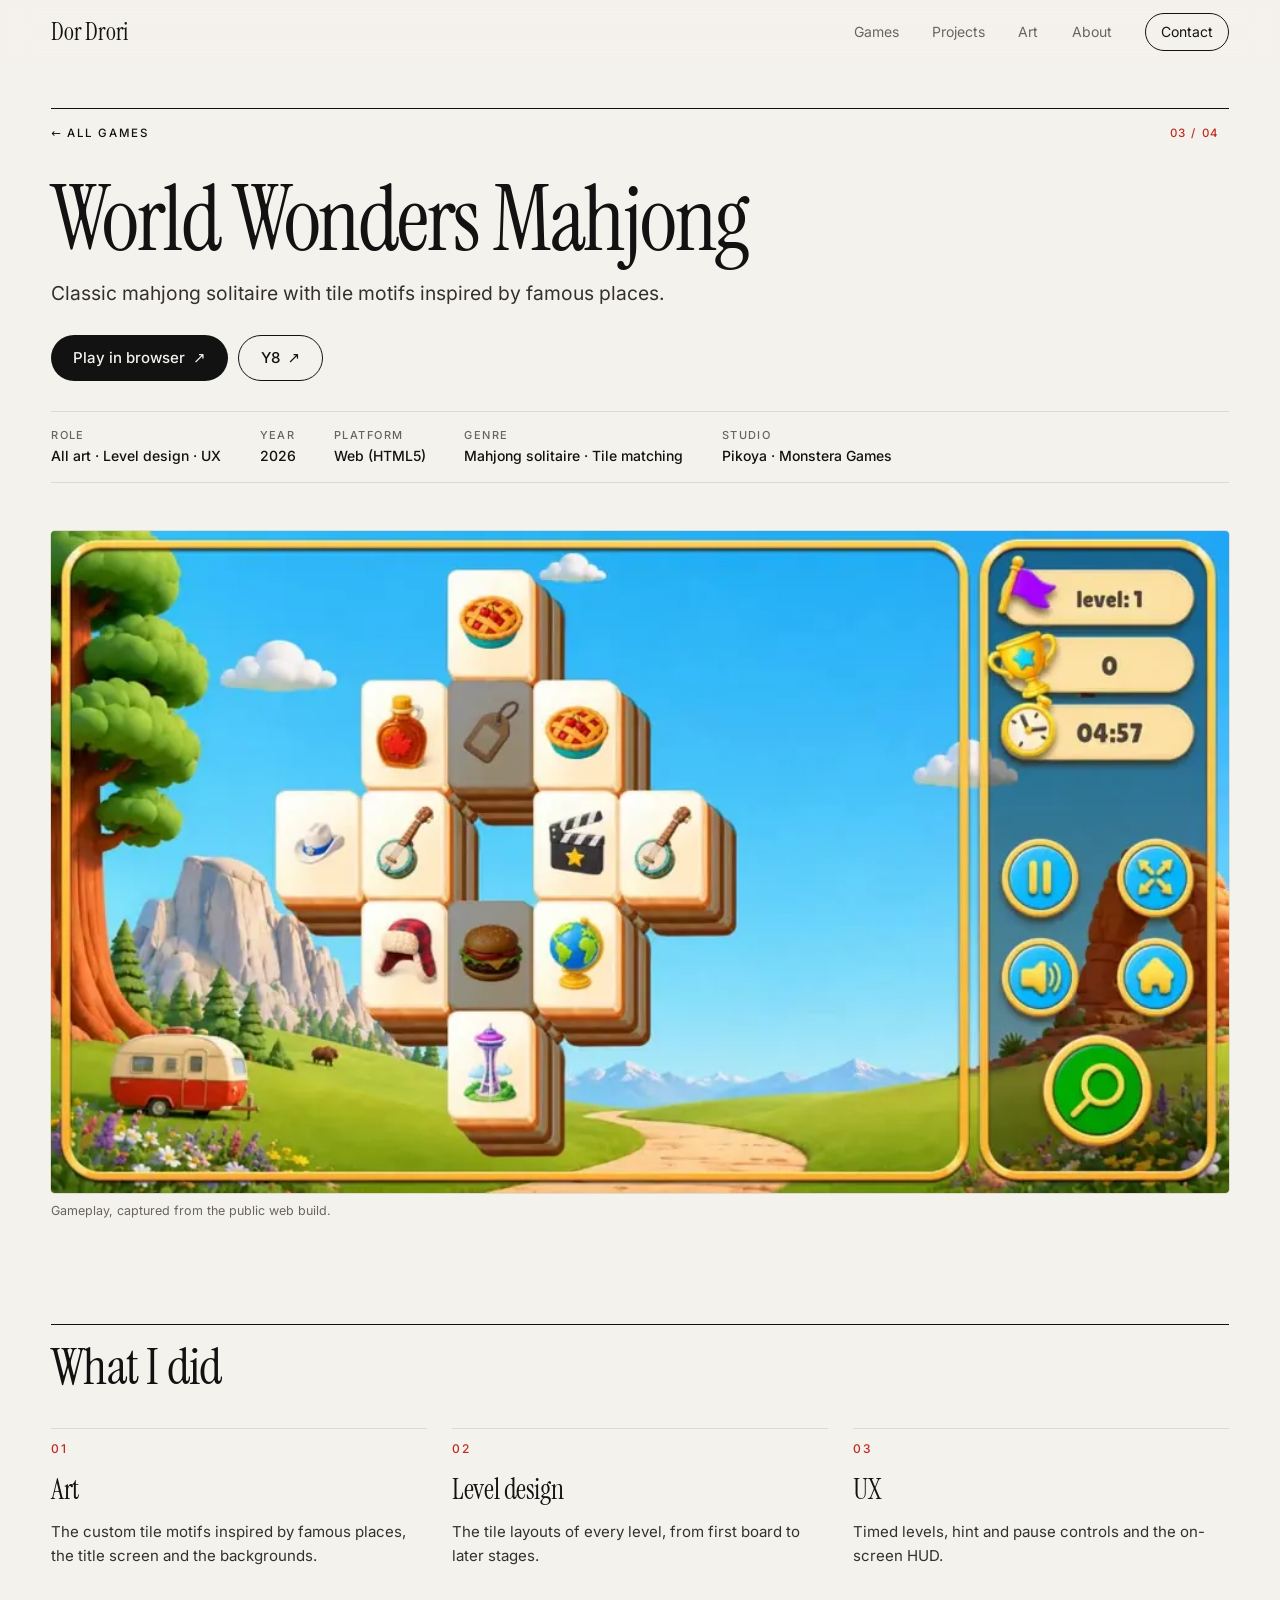
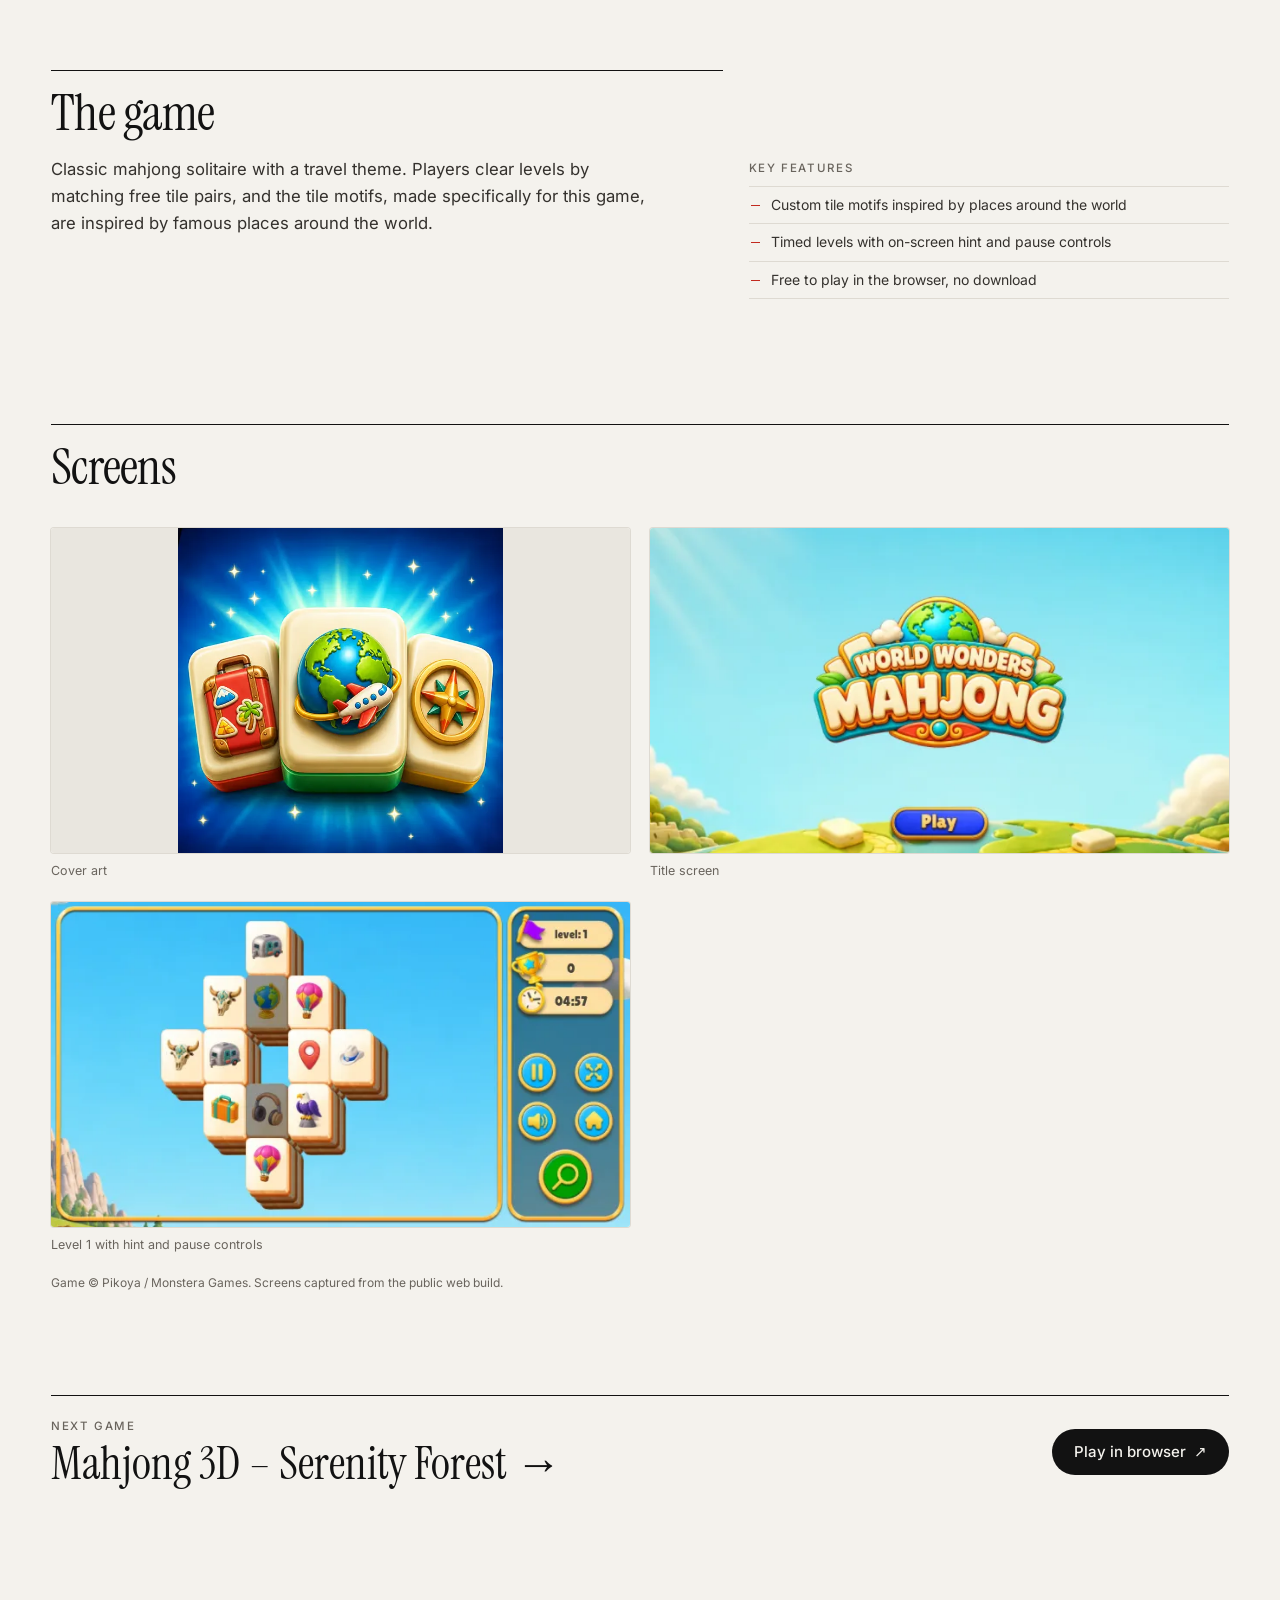
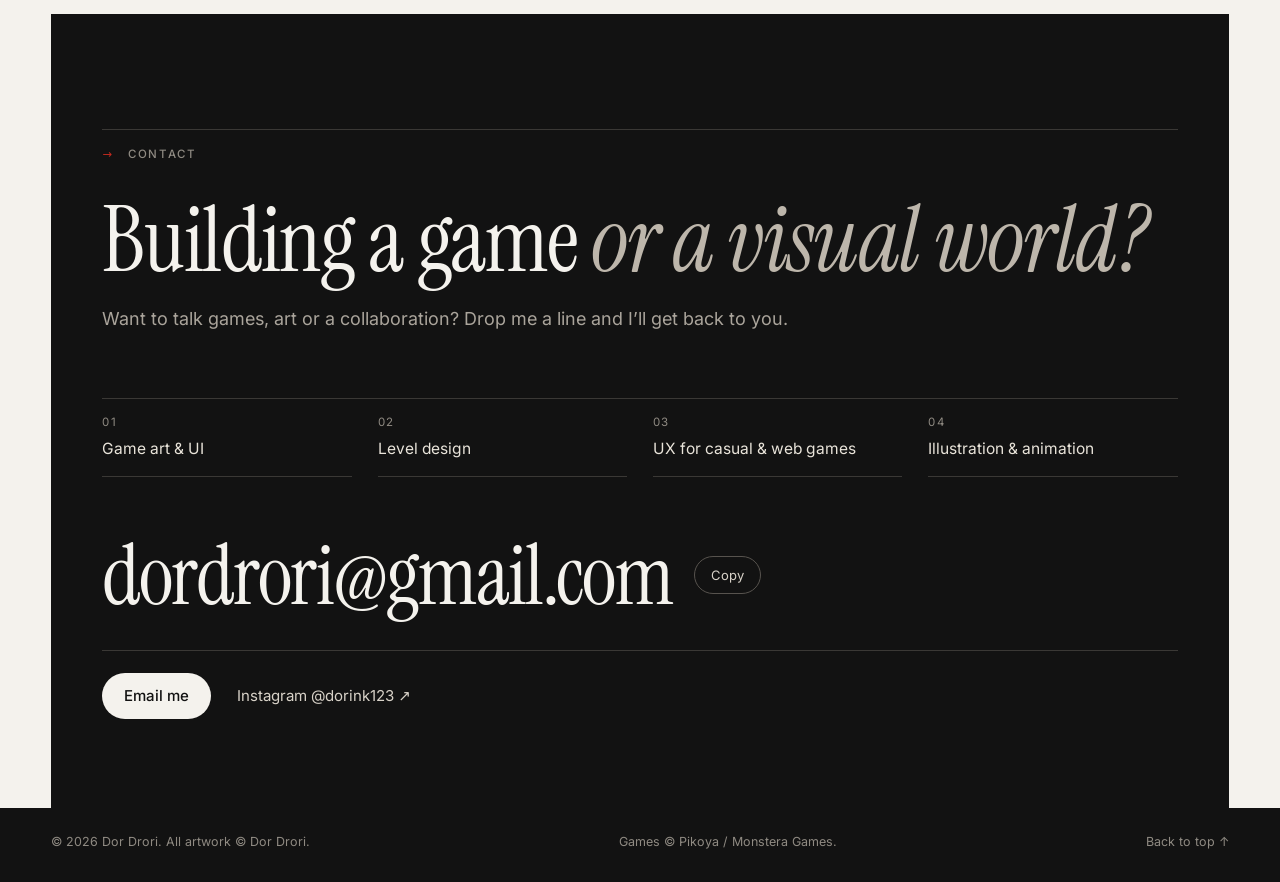
<file: games/world-wonders.html>
<!doctype html>
<html lang="en">
<head>
<meta charset="utf-8">
<meta name="viewport" content="width=device-width, initial-scale=1">
<title>World Wonders Mahjong — Dor Drori, Game Designer &amp; Artist</title>
<meta name="description" content="World Wonders Mahjong: Classic mahjong solitaire with tile motifs inspired by famous places. Art, level design and UX by Dor Drori.">
<meta property="og:title" content="World Wonders Mahjong — Dor Drori, Game Designer &amp; Artist">
<meta property="og:description" content="World Wonders Mahjong: Classic mahjong solitaire with tile motifs inspired by famous places. Art, level design and UX by Dor Drori.">
<meta property="og:image" content="https://dordrori-art.github.io/portfolio/media/games/world-wonders-cover.jpg">
<meta property="og:type" content="website">
<meta property="og:url" content="https://dordrori-art.github.io/portfolio/games/world-wonders.html">
<link rel="canonical" href="https://dordrori-art.github.io/portfolio/games/world-wonders.html">
<meta name="twitter:card" content="summary_large_image">
<meta name="twitter:title" content="World Wonders Mahjong — Dor Drori, Game Designer &amp; Artist">
<meta name="twitter:description" content="World Wonders Mahjong: Classic mahjong solitaire with tile motifs inspired by famous places. Art, level design and UX by Dor Drori.">
<meta name="twitter:image" content="https://dordrori-art.github.io/portfolio/media/games/world-wonders-cover.jpg">
<meta name="theme-color" content="#f4f2ed">
<link rel="preload" href="../fonts/serif.woff2" as="font" type="font/woff2" crossorigin>
<link rel="preload" href="../fonts/inter.woff2" as="font" type="font/woff2" crossorigin>
<link rel="icon" href="../favicon.svg" type="image/svg+xml">
<link rel="stylesheet" href="../css/style.css">
<script>document.documentElement.classList.add('js')</script>
</head>
<body><a class="skip" href="#main">Skip to content</a>
<header class="nav" id="top">
  <a class="brand" href="../index.html" aria-label="Dor Drori, home">Dor Drori</a>
  <button class="nav-toggle" type="button" aria-expanded="false" aria-controls="navMenu" aria-label="Open menu"><span></span><span></span></button>
  <nav aria-label="Primary" id="navMenu">
    <a href="../index.html#games">Games</a><a href="../index.html#projects">Projects</a><a href="../index.html#art">Art</a><a href="../index.html#about">About</a><a href="../index.html#contact" class="nav-cta">Contact</a>
  </nav>
</header>
<main id="main" class="cs">
  <header class="cs-hero">
    <p class="kicker"><a href="../index.html#games">← All games</a><span class="cs-count">03 / 04</span></p>
    <h1 class="cs-title">World Wonders Mahjong</h1>
    <p class="cs-hook">Classic mahjong solitaire with tile motifs inspired by famous places.</p>
    <div class="cs-actions"><a class="btn btn-solid" href="https://www.monsteraplay.com/play/world_mahjong" target="_blank" rel="noopener">Play in browser <span aria-hidden="true">↗</span></a><a class="btn btn-line" href="https://www.y8.com/games/world_mahjong" target="_blank" rel="noopener">Y8 <span aria-hidden="true">↗</span></a></div>
    <dl class="case-meta cs-meta"><div><dt>Role</dt><dd>All art · Level design · UX</dd></div><div><dt>Year</dt><dd>2026</dd></div><div><dt>Platform</dt><dd>Web (HTML5)</dd></div><div><dt>Genre</dt><dd>Mahjong solitaire · Tile matching</dd></div><div><dt>Studio</dt><dd>Pikoya · Monstera Games</dd></div></dl>
  </header>
  <figure class="cs-clip"><video class="vid " muted loop playsinline preload="none" poster="../media/games/clips/world-wonders-poster.webp" data-src="../media/games/clips/world-wonders.mp4" width="960" height="540" aria-label="World Wonders Mahjong gameplay clip"></video><figcaption>Gameplay, captured from the public web build.</figcaption></figure>
  <section class="cs-sec" aria-labelledby="role-t">
    <h2 class="cs-h" id="role-t">What I did</h2>
    <div class="cs-roles"><div class="cs-role"><p class="cs-role-n">01</p><h3>Art</h3><p>The custom tile motifs inspired by famous places, the title screen and the backgrounds.</p></div><div class="cs-role"><p class="cs-role-n">02</p><h3>Level design</h3><p>The tile layouts of every level, from first board to later stages.</p></div><div class="cs-role"><p class="cs-role-n">03</p><h3>UX</h3><p>Timed levels, hint and pause controls and the on-screen HUD.</p></div></div>
  </section>
  <section class="cs-sec cs-two" aria-labelledby="game-t">
    <div><h2 class="cs-h" id="game-t">The game</h2><p class="cs-p">Classic mahjong solitaire with a travel theme. Players clear levels by matching free tile pairs, and the tile motifs, made specifically for this game, are inspired by famous places around the world.</p></div>
    <div><p class="label">Key features</p><ul class="case-hl"><li>Custom tile motifs inspired by places around the world</li><li>Timed levels with on-screen hint and pause controls</li><li>Free to play in the browser, no download</li></ul></div>
  </section>
  <section class="cs-sec" aria-labelledby="shots-t">
    <h2 class="cs-h" id="shots-t">Screens</h2>
    <div class="cs-shots">
      <figure class="cs-shot cs-cover fit-cover"><button data-open="0" aria-label="View cover art"><img class="" src="../media/games/world-wonders-cover.webp" width="600" height="600" alt="World Wonders Mahjong cover art" loading="lazy" decoding="async"></button><figcaption>Cover art</figcaption></figure>
      <figure class="cs-shot"><button data-open="1" style="--pos:50% 38%" aria-label="View screenshot: Title screen"><img class="" src="../media/games/world-wonders-shot-1.webp" width="669" height="670" alt="World Wonders Mahjong screenshot: Title screen" loading="lazy" decoding="async"></button><figcaption>Title screen</figcaption></figure><figure class="cs-shot"><button data-open="2" style="--pos:50% 50%" aria-label="View screenshot: Level 1 with hint and pause controls"><img class="" src="../media/games/world-wonders-shot-2.webp" width="669" height="670" alt="World Wonders Mahjong screenshot: Level 1 with hint and pause controls" loading="lazy" decoding="async"></button><figcaption>Level 1 with hint and pause controls</figcaption></figure>
    </div>
    <p class="case-credit">Game © Pikoya / Monstera Games. Screens captured from the public web build.</p>
  </section>
  <nav class="cs-next" aria-label="Next game">
    <a href="serenity-forest.html"><span class="label">Next game</span><span class="cs-next-t">Mahjong 3D – Serenity Forest <span aria-hidden="true">→</span></span></a>
    <a class="btn btn-solid" href="https://www.monsteraplay.com/play/world_mahjong" target="_blank" rel="noopener">Play in browser <span aria-hidden="true">↗</span></a>
  </nav>
<section class="contact" id="contact" aria-labelledby="contact-title">
  <div class="contact-in">
    <p class="kicker"><span>→</span> Contact</p>
    <h2 id="contact-title">Building a game <em>or a visual world?</em></h2>
    <p class="contact-sub">Want to talk games, art or a collaboration? Drop me a line and I’ll get back to you.</p>
    <ul class="services">
      <li><span>01</span>Game art &amp; UI</li><li><span>02</span>Level design</li><li><span>03</span>UX for casual &amp; web games</li><li><span>04</span>Illustration &amp; animation</li>
    </ul>
    <div class="mail-row">
      <a class="contact-mail" href="mailto:dordrori@gmail.com?subject=Project%20for%20Dor">dordrori@gmail.com</a>
      <button class="copy" type="button" data-copy="dordrori@gmail.com" aria-describedby="copyStatus">Copy</button>
      <span class="sr" id="copyStatus" aria-live="polite"></span>
    </div>
    <p class="contact-alt"><a class="btn btn-invert" href="mailto:dordrori@gmail.com?subject=Hello%20Dor">Email me</a><a href="https://www.instagram.com/dorink123/" target="_blank" rel="noopener">Instagram @dorink123 <span aria-hidden="true">↗</span></a></p>
  </div>
</section>
</main>
<footer class="foot"><span>© 2026 Dor Drori. All artwork © Dor Drori.</span><span>Games © Pikoya / Monstera Games.</span><a href="#top">Back to top ↑</a></footer>
<div class="lb" id="lb" role="dialog" aria-modal="true" aria-label="Image viewer" hidden>
  <div class="lb-stage" id="lbStage"></div>
  <button class="lb-close" id="lbClose" aria-label="Close viewer">Close <span aria-hidden="true">✕</span></button>
  <button class="lb-nav lb-prev" id="lbPrev" aria-label="Previous image">←</button>
  <button class="lb-nav lb-next" id="lbNext" aria-label="Next image">→</button>
  <div class="lb-cap"><div><span class="lb-title" id="lbTitle"></span><span class="lb-meta" id="lbMeta"></span></div><span class="lb-count" id="lbCount"></span></div>
</div>
<script>window.LB=[{"g": "case", "type": "image", "src": "../media/games/world-wonders-cover.webp", "w": 600, "h": 600, "title": "World Wonders Mahjong — cover art", "medium": "Mahjong solitaire · Tile matching"}, {"g": "case", "type": "image", "src": "../media/games/world-wonders-shot-1.webp", "w": 669, "h": 670, "title": "World Wonders Mahjong — Title screen", "medium": "Mahjong solitaire · Tile matching"}, {"g": "case", "type": "image", "src": "../media/games/world-wonders-shot-2.webp", "w": 669, "h": 670, "title": "World Wonders Mahjong — Level 1 with hint and pause controls", "medium": "Mahjong solitaire · Tile matching"}];</script>
<script src="../js/main.js" defer></script>
</body>
</html>
</file>
<file: css/style.css>
/* Dor Drori — A v2 · Gallery Minimal */
@font-face{font-family:Inter;src:url(../fonts/inter.woff2) format("woff2");font-weight:100 900;font-display:swap}
@font-face{font-family:"Instrument Serif";src:url(../fonts/serif.woff2) format("woff2");font-display:swap}
@font-face{font-family:"Instrument Serif";src:url(../fonts/serif-italic.woff2) format("woff2");font-style:italic;font-display:swap}
:root{
 --bg:#f4f2ed;--mat:#fff;--ink:#121212;--body:#34312d;--mute:#69645d;--line:#dedad2;--red:#c22a1f;
 --pad:clamp(20px,4vw,56px);--max:1400px;--gap:clamp(16px,2vw,28px);
 --sans:Inter,system-ui,-apple-system,"Segoe UI",sans-serif;--serif:"Instrument Serif",Georgia,"Times New Roman",serif;
 --ease:cubic-bezier(.2,.7,.2,1);
}
*,*::before,*::after{box-sizing:border-box}
html{scroll-behavior:smooth;scroll-padding-top:76px;-webkit-text-size-adjust:100%}
body{margin:0;background:var(--bg);color:var(--ink);font:400 16px/1.6 var(--sans);-webkit-font-smoothing:antialiased;font-feature-settings:"ss01","cv11"}
img,video{display:block;max-width:100%;height:auto}
a{color:inherit}
button{font:inherit;color:inherit;background:none;border:0;padding:0;cursor:pointer}
em{font-family:var(--serif);font-style:italic;font-weight:400}
h1,h2,h3{font-family:var(--serif);font-weight:400;letter-spacing:-.015em;margin:0}
:focus-visible{outline:2px solid var(--red);outline-offset:3px;border-radius:2px}
.skip{position:absolute;left:-999px;top:8px;background:var(--ink);color:#fff;padding:8px 12px;z-index:99}.skip:focus{left:8px}
.sr{position:absolute;width:1px;height:1px;overflow:hidden;clip-path:inset(50%);white-space:nowrap}
.label,.kicker{font:500 11.5px/1.4 var(--sans);letter-spacing:.14em;text-transform:uppercase;color:var(--mute);margin:0;font-variant-numeric:tabular-nums}
.kicker span{color:var(--red);margin-right:10px}

/* buttons */
.btn{display:inline-flex;align-items:center;gap:8px;min-height:46px;padding:0 22px;border-radius:99px;font-size:15px;font-weight:500;text-decoration:none;transition:background .25s,color .25s,border-color .25s}
.btn-solid{background:var(--ink);color:var(--bg)}.btn-solid:hover{background:var(--red)}
.btn-line{border:1px solid var(--ink)}.btn-line:hover{background:var(--ink);color:var(--bg)}
.btn-quiet{padding:0 6px;color:var(--mute);text-decoration:underline;text-decoration-color:var(--line);text-underline-offset:5px}
.btn-quiet:hover{color:var(--ink);text-decoration-color:var(--red)}

/* nav */
.nav{position:fixed;inset:0 0 auto;z-index:20;display:flex;justify-content:space-between;align-items:center;height:64px;padding:0 max(var(--pad),calc((100% - var(--max))/2 + var(--pad)));
 background:color-mix(in srgb,var(--bg) 86%,transparent);backdrop-filter:blur(14px);-webkit-backdrop-filter:blur(14px);transition:box-shadow .3s}
.nav.scrolled{box-shadow:0 1px 0 var(--line)}
.brand{font-family:var(--serif);font-size:24px;letter-spacing:-.01em;text-decoration:none;line-height:1}
.nav nav{display:flex;gap:clamp(16px,2.6vw,36px);align-items:center;font-size:14px}
.nav nav a{text-decoration:none;color:var(--mute);transition:color .2s;padding:6px 0}
.nav nav a:hover,.nav nav a.is-current{color:var(--ink)}
.nav .nav-cta{color:var(--ink);border:1px solid var(--ink);border-radius:99px;padding:7px 15px}
.nav .nav-cta:hover{background:var(--ink);color:var(--bg)}

/* hero */
.hero{max-width:var(--max);margin:0 auto;padding:clamp(96px,13vh,132px) var(--pad) 0;min-height:min(100svh,1000px);
 display:grid;grid-template-columns:repeat(12,1fr);grid-template-rows:1fr auto;column-gap:var(--gap);align-items:center}
.hero-text{grid-column:1/8}
.eyebrow{display:flex;align-items:center;gap:10px;font-size:13.5px;color:var(--mute);margin:0 0 clamp(20px,3vh,32px)}
.dot{width:7px;height:7px;border-radius:50%;background:#2f8f55;flex:none}
h1{font-size:clamp(58px,9vw,136px);line-height:.92;letter-spacing:-.025em}
h1 em{display:inline-block;padding-right:.06em}
.lede{font-size:clamp(17px,1.45vw,20px);line-height:1.55;color:var(--body);max-width:30em;margin:clamp(22px,3.4vh,34px) 0 clamp(26px,4vh,38px)}
.lede strong{color:var(--ink);font-weight:600}
.hero-cta{display:flex;gap:10px;flex-wrap:wrap}
.hero-art{grid-column:8/13;margin:0;justify-self:end;width:100%;max-width:min(520px,60vh)}
.hero-btn{display:block;width:100%;cursor:zoom-in;background:var(--mat);padding:clamp(10px,1.4vw,18px);box-shadow:0 1px 0 var(--line),0 30px 60px -40px rgba(18,18,18,.35)}
.hero-btn img{width:100%;aspect-ratio:1;object-fit:cover;transition:transform .9s var(--ease)}
.hero-btn:hover img{transform:scale(1.015)}
.hero-art figcaption{display:flex;justify-content:space-between;gap:12px;font-size:12.5px;color:var(--mute);margin-top:12px}
.hero-art figcaption span:first-child{color:var(--ink);font-weight:500}

/* hero work strip */
.strip{grid-column:1/-1;margin-top:clamp(28px,4.5vh,56px);border-top:1px solid var(--ink);padding:14px 0 clamp(20px,3vh,32px);display:grid;grid-template-columns:auto 1fr;gap:12px 32px;align-items:center}
.strip ol{list-style:none;margin:0;padding:0;display:grid;grid-template-columns:repeat(4,1fr);gap:var(--gap)}
.strip a{display:flex;align-items:center;gap:14px;text-decoration:none;padding:6px 0;border-radius:6px}
.strip img{width:56px;height:56px;border-radius:12px;object-fit:cover;background:#fff;box-shadow:0 0 0 1px var(--line);transition:transform .4s var(--ease)}
.strip a:hover img{transform:translateY(-2px)}
.s-txt{display:flex;flex-direction:column;line-height:1.3;min-width:0}
.s-title{font-weight:500;font-size:14.5px;white-space:nowrap;overflow:hidden;text-overflow:ellipsis}
.strip a:hover .s-title{text-decoration:underline;text-decoration-color:var(--red);text-underline-offset:4px}
.s-meta{font-size:12.5px;color:var(--mute)}

/* sections */
.section{max-width:var(--max);margin:0 auto;padding:clamp(80px,10vw,150px) var(--pad) 0}
.section-head{display:grid;grid-template-columns:1fr auto;align-items:end;gap:18px 40px;margin-bottom:clamp(36px,4.5vw,64px);border-top:1px solid var(--ink);padding-top:16px}
.section-head .kicker{grid-column:1/-1;margin-bottom:clamp(14px,2vw,26px)}
h2{font-size:clamp(46px,6.4vw,96px);line-height:.95}
.section-intro{color:var(--mute);max-width:26em;margin:0;justify-self:end;font-size:15px}

/* game cases */
.cases{display:grid;gap:clamp(72px,9vw,140px)}
.case{display:grid;grid-template-columns:repeat(12,1fr);column-gap:var(--gap);align-items:start}
.case-media{grid-column:1/8}
.case-aside{grid-column:8/13;position:sticky;top:96px;padding-left:clamp(0px,1.5vw,24px)}
.case-cover{display:block;width:100%;aspect-ratio:16/10;overflow:hidden;border-radius:3px;background:var(--mat);cursor:zoom-in;box-shadow:0 0 0 1px var(--line)}
.case-cover picture{display:block;width:100%;height:100%}
.case-cover img{width:100%;height:100%;object-fit:cover;transition:transform .9s var(--ease)}
.case-cover.fit-contain img,.case-cover.is-square img{object-fit:contain;padding:5%}
.case-cover.is-square.fit-cover{background:#e9e6df}
.case-cover.is-square.fit-cover img{padding:6% 0;object-fit:contain}
.case-cover:hover img{transform:scale(1.02)}
.case-shots{display:grid;grid-template-columns:repeat(3,1fr);gap:12px;margin-top:12px}
.case-shots.n2{grid-template-columns:repeat(2,1fr)}
.case-shot{margin:0}
.case-shot button{display:block;width:100%;overflow:hidden;border-radius:3px;cursor:zoom-in;background:#fff;box-shadow:0 0 0 1px var(--line)}
.case-shot img{width:100%;aspect-ratio:16/10;object-fit:cover;object-position:var(--pos,50% 50%);transition:transform .7s var(--ease)}
.case-shot button:hover img{transform:scale(1.04)}
.case-shot figcaption{font-size:12.5px;line-height:1.4;color:var(--mute);margin-top:8px}
.case-index{font:500 12px/1 var(--sans);letter-spacing:.14em;color:var(--mute);margin:0 0 16px;font-variant-numeric:tabular-nums}
.case-index span{color:var(--red)}
.case-title{font-size:clamp(34px,3.6vw,54px);line-height:1;margin:0 0 14px}
.case-hook{font-size:clamp(16.5px,1.3vw,18.5px);line-height:1.5;color:var(--body);margin:0 0 22px;max-width:30em}
.case-meta{display:grid;grid-template-columns:1fr 1fr;gap:14px 28px;margin:0 0 24px;padding:16px 0;border-block:1px solid var(--line)}
.case-meta dt{font:500 11px/1.3 var(--sans);letter-spacing:.13em;text-transform:uppercase;color:var(--mute)}
.case-meta dd{margin:4px 0 0;font-size:14px;font-weight:500;line-height:1.4}
.case-actions{display:flex;flex-wrap:wrap;align-items:center;gap:8px 14px}
.case-more{margin-top:30px}
.case-summary{margin:0 0 22px;color:var(--body);font-size:15px;max-width:34em}
.case-more .label+.case-summary{margin-top:10px}
.case-hl{margin:10px 0 22px;padding:0;list-style:none;font-size:14px;color:var(--body)}
.case-hl li{padding:7px 0 7px 22px;position:relative;border-bottom:1px solid var(--line)}
.case-hl li:first-child{border-top:1px solid var(--line)}
.case-hl li::before{content:"";position:absolute;left:2px;top:18px;width:9px;height:1px;background:var(--red);transform:translateZ(0)}
.case-credit{font-size:12px;color:var(--mute);margin:0}

/* filters + grid */
.filters{display:flex;gap:6px;flex-wrap:wrap;justify-self:end}
.filter{font-size:14px;min-height:38px;padding:0 15px;border-radius:99px;border:1px solid var(--line);background:transparent;transition:background .2s,border-color .2s,color .2s;white-space:nowrap}
.filter sup{font-size:10px;color:var(--mute);margin-left:4px;font-variant-numeric:tabular-nums}
.filter:hover{border-color:var(--ink)}
.filter.is-active{background:var(--ink);border-color:var(--ink);color:var(--bg)}.filter.is-active sup{color:#a9a39a}
.grid{columns:3 300px;column-gap:var(--gap)}
.tile{break-inside:avoid;margin:0 0 clamp(22px,2.6vw,38px)}
.tile.is-hidden{display:none}
.tile-btn{position:relative;display:block;width:100%;overflow:hidden;cursor:zoom-in;background:#e9e6df;border-radius:2px}
.tile-media{width:100%;transition:transform .9s var(--ease)}
.tile-btn:hover .tile-media{transform:scale(1.02)}
.tile-badge{position:absolute;right:10px;bottom:10px;font:600 10.5px/1 var(--sans);letter-spacing:.06em;background:rgba(18,18,18,.74);color:#fff;border-radius:99px;padding:5px 9px}
.tile-loop{right:auto;left:10px;text-transform:uppercase;letter-spacing:.12em}
.tile figcaption{display:flex;justify-content:space-between;align-items:baseline;gap:12px;font-size:13px;padding-top:10px}
.t-title{font-weight:500}.t-meta{color:var(--mute);text-align:right}

/* about */
.about .section-head{grid-template-columns:1fr;margin-bottom:clamp(28px,3vw,44px)}
.about-grid{display:grid;grid-template-columns:repeat(12,1fr);column-gap:var(--gap);row-gap:36px}
.about-lead{grid-column:1/7;position:sticky;top:120px;align-self:start;font-size:clamp(38px,4.4vw,66px);line-height:1.02;letter-spacing:-.02em}
.about-lead em{color:var(--mute)}
.about-body{grid-column:8/13}
.bio{margin:0;font-size:clamp(17px,1.35vw,19px);line-height:1.62;color:var(--body);max-width:34em}
.bio::first-line{color:var(--ink)}
.skills{margin:36px 0 0;border-top:1px solid var(--ink)}
.skills div{display:grid;grid-template-columns:130px 1fr;gap:16px;padding:13px 0;border-bottom:1px solid var(--line);font-size:14px}
.skills dt{font-weight:600}.skills dd{margin:0;color:var(--mute)}

/* contact */
.contact{margin:clamp(80px,10vw,140px) 0 0;background:var(--ink);color:var(--bg)}
.contact-in{max-width:var(--max);margin:0 auto;padding:clamp(64px,9vw,130px) var(--pad) clamp(56px,7vw,100px)}
.contact .kicker{color:#8f8a82;border-top:1px solid #3a3835;padding-top:16px;margin-bottom:clamp(20px,3vw,36px)}
.contact h2{font-size:clamp(46px,7vw,112px);line-height:.95;max-width:12em}
.contact h2 em{color:#bdb6ab}
.contact-sub{color:#aaa49b;font-size:clamp(16px,1.4vw,19px);margin:22px 0 clamp(36px,5vw,64px)}
.mail-row{display:flex;flex-wrap:wrap;align-items:center;gap:14px 22px;border-bottom:1px solid #3a3835;padding-bottom:clamp(20px,2.5vw,32px)}
.contact-mail{font-family:var(--serif);font-size:clamp(40px,6.6vw,104px);line-height:1;letter-spacing:-.02em;text-decoration:none;background:linear-gradient(var(--red),var(--red)) 0 100%/0 2px no-repeat;transition:background-size .5s var(--ease),color .3s;overflow-wrap:anywhere}
.contact-mail:hover{background-size:100% 2px;color:#fff}
.copy{font-size:13px;border:1px solid #57534e;border-radius:99px;min-height:38px;padding:0 16px;color:#d8d2c8;transition:background .2s,color .2s}
.copy:hover{background:var(--bg);color:var(--ink)}
.copy.done{border-color:#2f8f55;color:#9fd8b2}
.contact-alt{margin:22px 0 0;font-size:15px}
.contact-alt a{color:#d8d2c8;text-decoration:none}.contact-alt a:hover{color:#fff;text-decoration:underline;text-underline-offset:4px}
.contact :focus-visible{outline-color:#f0b9b3}
.foot{display:flex;flex-wrap:wrap;justify-content:space-between;gap:8px 24px;padding:24px max(var(--pad),calc((100% - var(--max))/2 + var(--pad))) 30px;font-size:12.5px;color:#8f8a82;background:var(--ink)}
.foot a{text-decoration:none}.foot a:hover{color:var(--bg)}

/* lightbox */
.lb{position:fixed;inset:0;z-index:50;background:#111;color:#eee;display:grid;grid-template-rows:1fr auto;opacity:0;transition:opacity .25s}
.lb.open{opacity:1}
.lb[hidden]{display:none}
.lb-stage{display:flex;align-items:center;justify-content:center;padding:64px clamp(12px,7vw,110px) 8px;min-height:0;touch-action:pan-y}
.lb-stage picture{display:contents}
.lb-stage img,.lb-stage video{max-width:100%;max-height:calc(100vh - 136px);max-height:calc(100dvh - 136px);width:auto;height:auto;object-fit:contain;animation:lbin .3s both}
@keyframes lbin{from{opacity:0}}
.lb-cap{display:flex;justify-content:space-between;align-items:baseline;gap:20px;padding:16px clamp(16px,4vw,40px) 22px;font-size:14px}
.lb-title{font-weight:500;margin-right:12px}.lb-meta,.lb-count{color:#8f8a82}.lb-count{font-variant-numeric:tabular-nums;letter-spacing:.06em}
.lb-close{position:absolute;top:14px;right:clamp(14px,3vw,30px);font-size:14px;color:#ccc;padding:10px 12px}
.lb-close:hover,.lb-nav:hover{color:#fff}
.lb-nav{position:absolute;top:50%;transform:translateY(-50%);font-size:24px;color:#999;width:56px;height:56px;border-radius:50%;transition:background .2s,color .2s}
.lb-nav:hover{background:rgba(255,255,255,.08)}
.lb-prev{left:clamp(4px,2vw,30px)}.lb-next{right:clamp(4px,2vw,30px)}
.lb :focus-visible{outline-color:#f0b9b3}
body.lb-lock{overflow:hidden}

/* motion: only when the user has not asked for less */
@media (prefers-reduced-motion:no-preference){
 .js [data-reveal]{opacity:0;transform:translateY(14px);transition:opacity .8s var(--ease),transform .8s var(--ease);transition-delay:var(--d,0ms)}
 .js [data-reveal].in{opacity:1;transform:none}
 .js .hero-text>*,.js .hero-art,.js .strip{animation:rise .9s var(--ease) both}
 .js .hero-text>:nth-child(2){animation-delay:.06s}.js .hero-text>:nth-child(3){animation-delay:.12s}.js .hero-text>:nth-child(4){animation-delay:.18s}
 .js .hero-art{animation-delay:.1s}.js .strip{animation-delay:.28s}
 @keyframes rise{from{opacity:0;transform:translateY(12px)}}
}
@media (prefers-reduced-motion:reduce){html{scroll-behavior:auto}*,*::before,*::after{animation:none!important;transition:none!important}}

/* responsive */
@media (max-width:1100px){
 .strip{grid-template-columns:1fr}
 .strip ol{grid-template-columns:repeat(2,1fr)}
}
@media (max-width:960px){
 .hero{grid-template-columns:1fr;grid-template-rows:auto;min-height:0;row-gap:40px}
 .hero-text,.hero-art,.strip{grid-column:1}
 .hero-art{justify-self:start;max-width:520px}
 .strip{margin-top:0}
 .case{grid-template-columns:1fr}
 .case-media,.case-aside{grid-column:1}
 .case-aside{display:contents}
 .case-head{order:-1;margin-bottom:24px}
 .case-more{margin-top:24px}
 .section-head{grid-template-columns:1fr}
 .section-intro,.filters{justify-self:start}
 .about-lead,.about-body{grid-column:1/-1}
 .about-lead{position:static}
}
@media (max-width:560px){
 .nav{height:58px;padding:0 18px}.nav nav{gap:16px;font-size:13.5px}.nav .nav-cta{padding:6px 12px}
 .nav nav a[href="#about"]{display:none}
 .brand{font-size:22px}
 .hero{padding-top:88px;row-gap:32px}
 h1{font-size:clamp(52px,15vw,72px)}
 .eyebrow{font-size:12.5px}
 .hero-cta .btn{flex:1 1 0;justify-content:center;padding:0 14px}
 .strip ol{grid-template-columns:1fr 1fr;gap:10px 14px}
 .strip img{width:44px;height:44px;border-radius:10px}
 .strip a{gap:10px}.s-title{font-size:13.5px}
 .grid{columns:2;column-gap:12px}
 .tile{margin-bottom:18px}
 .tile figcaption{flex-direction:column;gap:0;font-size:12px;padding-top:7px}.t-meta{text-align:left}
 .case-shots,.case-shots.n2{gap:8px}
 .case-shots.n3{grid-template-columns:1fr 1fr}.case-shots.n3 .case-shot:first-child{grid-column:1/-1}
 .case-actions .btn-solid{flex:1 1 100%;justify-content:center}
 .skills div{grid-template-columns:1fr;gap:2px}
 .lb-nav{display:none}
 .lb-stage{padding:56px 8px 4px}
 .filters{gap:6px;flex-wrap:nowrap;overflow-x:auto;scrollbar-width:none;margin-inline:-18px;padding:2px 18px;width:calc(100% + 36px)}.filters::-webkit-scrollbar{display:none}.filter{padding:0 12px;font-size:13px;min-height:36px}
 .contact-mail{font-size:clamp(34px,10.4vw,48px)}
}

/* ===== v4: role-first hero, game cards, case pages, projects, hire ===== */
.hero-role{font-size:clamp(15px,1.3vw,18px);margin:0 0 clamp(14px,2vh,22px);color:var(--body)}
.hero-role strong{color:var(--ink);font-weight:600}
.h1-tag{display:block;font-family:var(--sans);font-size:clamp(17px,1.5vw,21px);letter-spacing:0;line-height:1.4;font-weight:600;color:var(--ink);margin-top:clamp(16px,2.4vh,24px)}
.proof{list-style:none;margin:clamp(22px,3.4vh,32px) 0 clamp(24px,3.6vh,34px);padding:0;display:flex;flex-wrap:wrap;gap:8px}
.proof li{font-size:14px;color:var(--body);border:1px solid var(--line);border-radius:99px;padding:8px 14px;background:rgba(255,255,255,.45)}
.proof strong{color:var(--ink);font-weight:600}
.vid{display:block;width:100%;height:auto;background:#ddd8cf}
/* game cards */
.gcards{display:grid;grid-template-columns:1fr 1fr;gap:clamp(40px,4vw,64px) var(--gap)}
.gcard{display:flex;flex-direction:column}
.gcard-media{position:relative;display:block;overflow:hidden;border-radius:4px;box-shadow:0 0 0 1px var(--line);aspect-ratio:16/9;background:#ddd8cf}
.gcard-media video{width:100%;height:100%;object-fit:cover;transition:transform .9s var(--ease)}
.gcard-media:hover video{transform:scale(1.02)}
.gcard-badge{position:absolute;left:12px;top:12px;font-size:12px;font-weight:500;background:rgba(244,242,237,.92);color:var(--ink);border-radius:99px;padding:5px 11px}
.gcard-body{padding-top:20px}
.gcard-idx{font:500 12px/1 var(--sans);letter-spacing:.14em;text-transform:uppercase;color:var(--mute);margin:0 0 12px}
.gcard-idx span{color:var(--red)}
.gcard-title{font-size:clamp(30px,3vw,44px);line-height:1;margin:0 0 10px}
.gcard-title a{text-decoration:none}.gcard-title a:hover{text-decoration:underline;text-decoration-color:var(--red);text-decoration-thickness:2px;text-underline-offset:6px}
.gcard-hook{color:var(--body);margin:0 0 14px;max-width:34em;font-size:15.5px}
.roles{list-style:none;margin:0 0 20px;padding:0;display:flex;flex-wrap:wrap;gap:6px}
.roles li{font-size:12.5px;font-weight:500;border:1px solid var(--ink);border-radius:99px;padding:4px 11px}
.gcard-actions,.cs-actions{display:flex;flex-wrap:wrap;gap:10px}
/* projects */
.proj{display:grid;grid-template-columns:repeat(12,1fr);column-gap:var(--gap);align-items:center;margin-bottom:clamp(64px,8vw,120px)}
.proj:last-child{margin-bottom:0}
.proj-book .proj-text{grid-column:1/5}.proj-book .proj-media{grid-column:5/13}
.proj-rem .proj-media{grid-column:1/8}.proj-rem .proj-text{grid-column:8/13;padding-left:clamp(0px,1.5vw,24px)}
.proj-title{font-size:clamp(36px,4vw,60px);line-height:1;margin:12px 0 16px}
.proj-title span[lang]{display:block;font-family:var(--serif);margin-bottom:4px}
.proj-desc{color:var(--body);max-width:30em;margin:0 0 20px}
.proj-meta{margin:0;border-top:1px solid var(--ink)}
.proj-meta div{display:grid;grid-template-columns:110px 1fr;gap:12px;padding:11px 0;border-bottom:1px solid var(--line);font-size:14px}
.proj-meta dt{font-weight:600}.proj-meta dd{margin:0;color:var(--mute)}
.proj-img{display:block;width:100%;cursor:zoom-in;overflow:hidden;border-radius:3px;background:var(--mat);box-shadow:0 0 0 1px var(--line);position:relative}
.proj-img img,.proj-img video{width:100%;height:100%;object-fit:cover;transition:transform .9s var(--ease)}
.proj-img:hover img{transform:scale(1.02)}
.book-media{display:grid;grid-template-columns:1.25fr 1fr;grid-template-rows:auto auto;gap:12px}
.b-cover{grid-row:1/3;aspect-ratio:2000/1751}.b-cover img{object-fit:contain}
.b-mock{aspect-ratio:1688/1648}.b-ded{aspect-ratio:1600/805}
.book-media .b-cover{align-self:stretch;aspect-ratio:auto}
.rem-media{display:grid;grid-template-columns:1fr 1.25fr;gap:12px;align-items:end}
.rem-main{aspect-ratio:540/730}.rem-promo{aspect-ratio:720/406}
/* case pages */
.cs{max-width:var(--max);margin:0 auto;padding:clamp(96px,12vh,128px) var(--pad) 0}
.cs-hero{border-top:1px solid var(--ink);padding-top:16px}
.cs-hero .kicker{display:flex;justify-content:space-between;margin-bottom:clamp(20px,3vw,36px)}
.cs-hero .kicker a{text-decoration:none;color:var(--ink)}.cs-hero .kicker a:hover{color:var(--red)}
.cs-title{font-size:clamp(48px,7vw,108px);line-height:.95;margin:0 0 16px;max-width:14em}
.cs-hook{font-size:clamp(17px,1.5vw,21px);color:var(--body);max-width:34em;margin:0 0 26px}
.cs-meta{grid-template-columns:repeat(5,auto);justify-content:start;gap:14px clamp(24px,3vw,48px);margin:30px 0 0}
.cs-clip{margin:clamp(28px,4vw,48px) 0 0}
.cs-clip video{border-radius:4px;box-shadow:0 0 0 1px var(--line);aspect-ratio:16/9;object-fit:cover}
.cs-clip figcaption,.cs-shot figcaption{font-size:12.5px;color:var(--mute);margin-top:8px}
.cs-sec{margin-top:clamp(64px,8vw,110px)}
.cs-h{font-size:clamp(34px,4vw,56px);line-height:1;margin:0 0 clamp(22px,3vw,36px);border-top:1px solid var(--ink);padding-top:16px}
.cs-roles{display:grid;grid-template-columns:repeat(3,1fr);gap:var(--gap)}
.cs-role{border-top:1px solid var(--line);padding-top:14px}
.cs-role-n{font:500 12px/1 var(--sans);letter-spacing:.14em;color:var(--red);margin:0 0 12px}
.cs-role h3{font-size:clamp(24px,2.2vw,32px);margin:0 0 8px}
.cs-role p:last-child{color:var(--body);margin:0;font-size:15px}
.cs-two{display:grid;grid-template-columns:7fr 5fr;gap:var(--gap);align-items:start}
.cs-two .cs-h{margin-bottom:18px}
.cs-two>div:last-child{padding-top:clamp(70px,7vw,92px)}
.cs-p{font-size:clamp(16px,1.3vw,18px);color:var(--body);max-width:36em;margin:0}
.cs-shots{display:grid;grid-template-columns:1fr 1fr;gap:clamp(12px,1.6vw,22px);margin-bottom:18px}
.cs-shot{margin:0}
.cs-shot button{display:block;width:100%;overflow:hidden;border-radius:3px;cursor:zoom-in;background:#fff;box-shadow:0 0 0 1px var(--line)}
.cs-shot img{width:100%;aspect-ratio:16/9;object-fit:cover;object-position:var(--pos,50% 50%);transition:transform .7s var(--ease)}
.cs-shot button:hover img{transform:scale(1.03)}
.cs-cover.fit-contain button{background:#fff}.cs-cover img{object-fit:contain;background:#e9e6df}
.cs-cover.fit-contain img{background:#fff}
.cs-next{display:flex;justify-content:space-between;align-items:center;gap:20px;flex-wrap:wrap;margin-top:clamp(64px,8vw,110px);border-top:1px solid var(--ink);padding-top:22px}
.cs-next a:first-child{text-decoration:none;display:flex;flex-direction:column;gap:6px}
.cs-next-t{font-family:var(--serif);font-size:clamp(30px,3.6vw,52px);line-height:1}
.cs-next a:first-child:hover .cs-next-t{color:var(--red)}
/* hire */
.services{list-style:none;margin:0 0 clamp(36px,5vw,56px);padding:0;display:grid;grid-template-columns:repeat(4,1fr);gap:0 var(--gap);border-top:1px solid #3a3835}
.services li{padding:14px 0;font-size:15.5px;color:#e9e4da;border-bottom:1px solid #3a3835}
.services span{display:block;font-size:11.5px;letter-spacing:.14em;color:#8f8a82;margin-bottom:6px}
.contact-alt{display:flex;flex-wrap:wrap;align-items:center;gap:14px 26px}
.contact-alt .btn-invert{background:var(--bg);color:var(--ink)}.contact-alt .btn-invert:hover{background:var(--red);color:#fff;text-decoration:none}
@media (max-width:1100px){.cs-meta{grid-template-columns:repeat(3,auto)}.services{grid-template-columns:1fr 1fr}}
@media (max-width:960px){
 .gcards{grid-template-columns:1fr}
 .proj{grid-template-columns:1fr;row-gap:28px}
 .proj .proj-text,.proj .proj-media{grid-column:1;padding-left:0}
 .proj-rem .proj-text{order:-1}
 .cs-roles,.cs-two{grid-template-columns:1fr}.cs-two>div:last-child{padding-top:0}
}
@media (max-width:560px){
 .nav nav a.hide-s{display:none}
 .proof li{font-size:13px;padding:7px 12px}
 .gcard-actions .btn,.cs-actions .btn{flex:1 1 auto;justify-content:center}
 .cs-meta{grid-template-columns:1fr 1fr}
 .cs-shots{grid-template-columns:1fr}
 .book-media{grid-template-columns:1fr 1fr}.b-cover{grid-column:1/-1;grid-row:auto}
 .services{grid-template-columns:1fr 1fr}
 .cs-next .btn{width:100%;justify-content:center}
}
.strip li{min-width:0}.strip ol{grid-template-columns:repeat(4,minmax(0,1fr))}
@media (max-width:1100px){.strip ol{grid-template-columns:repeat(2,minmax(0,1fr))}}
@media (max-width:960px){.hero{grid-template-columns:minmax(0,1fr)}}
/* v4.1 mobile menu */
.nav-toggle{display:none;width:44px;height:44px;margin-right:-10px;align-items:center;justify-content:center;flex-direction:column;gap:6px;border-radius:50%}
.nav-toggle span{display:block;width:22px;height:1.5px;background:var(--ink);transition:transform .25s var(--ease)}
.nav.open .nav-toggle span:first-child{transform:translateY(3.75px) rotate(45deg)}
.nav.open .nav-toggle span:last-child{transform:translateY(-3.75px) rotate(-45deg)}
h1{font-size:clamp(52px,7.4vw,112px)}
@media (max-width:560px){
 .nav-toggle{display:flex}
 .nav nav{display:none;position:fixed;top:58px;left:0;right:0;flex-direction:column;align-items:stretch;gap:0;padding:8px 18px 22px;background:var(--bg);border-bottom:1px solid var(--line);box-shadow:0 20px 40px -24px rgba(18,18,18,.35);font-size:20px}
 .nav.open nav{display:flex}
 .nav nav a{padding:14px 0;border-bottom:1px solid var(--line);color:var(--ink);min-height:44px}
 .nav nav a.hide-s,.nav nav a[href="#about"]{display:block}
 .nav .nav-cta{margin-top:16px;text-align:center;border-bottom:1px solid var(--ink);padding:12px 15px}
 .nav.open{box-shadow:none}
 h1{font-size:clamp(46px,13.4vw,64px)}
}
</file>
